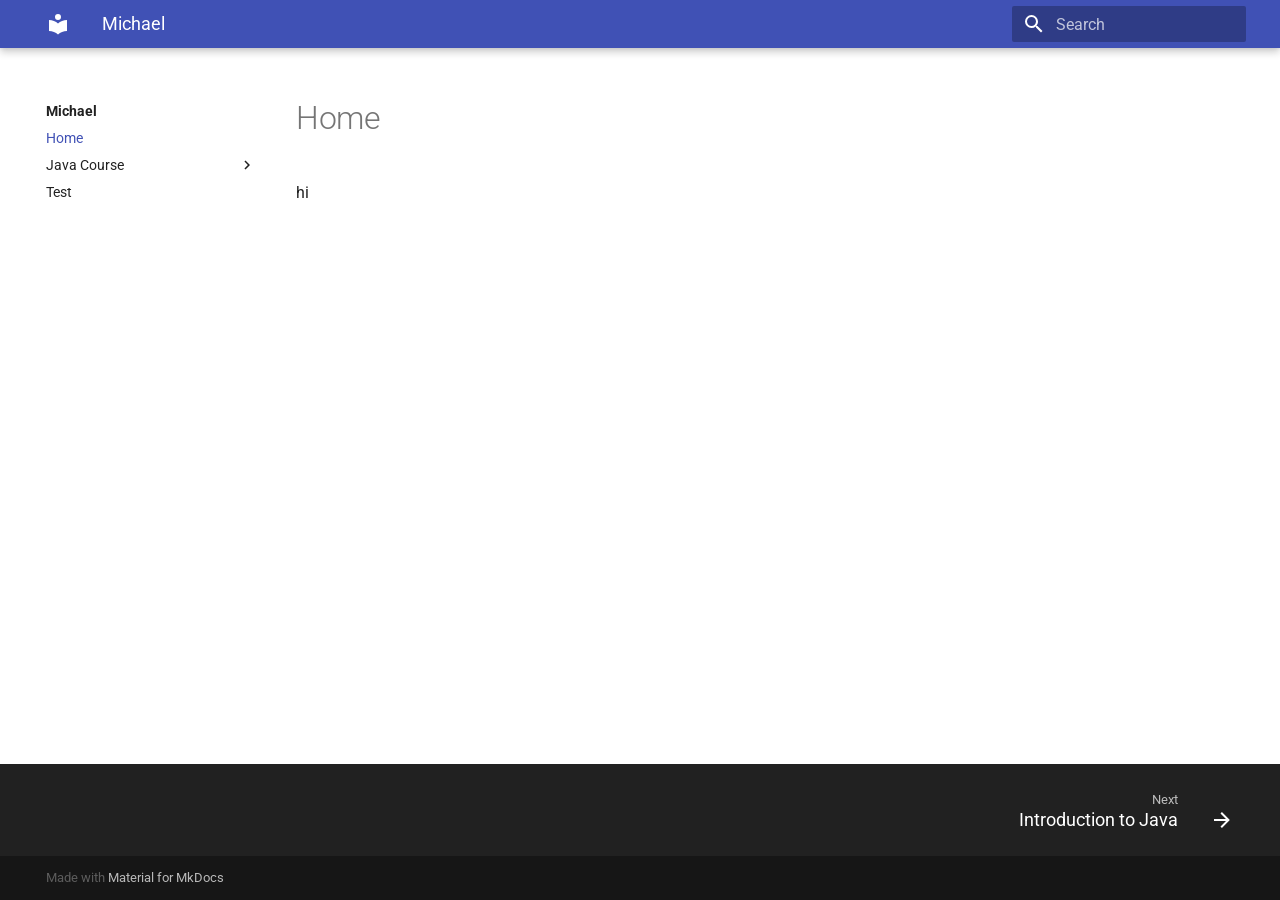
<file: index.html>
<!doctype html>
<html lang="en" class="no-js">
  <head>
    
      <meta charset="utf-8">
      <meta name="viewport" content="width=device-width,initial-scale=1">
      
      
      
      
        <link rel="canonical" href="https://michael-c-docs.com/">
      
      <link rel="icon" href="assets/images/favicon.png">
      <meta name="generator" content="mkdocs-1.2.1, mkdocs-material-7.1.9">
    
    
      
        <title>Michael</title>
      
    
    
      <link rel="stylesheet" href="assets/stylesheets/main.ca7ac06f.min.css">
      
        
        <link rel="stylesheet" href="assets/stylesheets/palette.f1a3b89f.min.css">
        
      
    
    
    
      
        
        <link rel="preconnect" href="https://fonts.gstatic.com" crossorigin>
        <link rel="stylesheet" href="https://fonts.googleapis.com/css?family=Roboto:300,400,400i,700%7CRoboto+Mono&display=fallback">
        <style>:root{--md-text-font-family:"Roboto";--md-code-font-family:"Roboto Mono"}</style>
      
    
    
    
    
      


    
    
  </head>
  
  
    
    
    
    
    
    <body dir="ltr" data-md-color-scheme="" data-md-color-primary="none" data-md-color-accent="none">
  
    
    <script>function __prefix(e){return new URL(".",location).pathname+"."+e}function __get(e,t=localStorage){return JSON.parse(t.getItem(__prefix(e)))}</script>
    
    <input class="md-toggle" data-md-toggle="drawer" type="checkbox" id="__drawer" autocomplete="off">
    <input class="md-toggle" data-md-toggle="search" type="checkbox" id="__search" autocomplete="off">
    <label class="md-overlay" for="__drawer"></label>
    <div data-md-component="skip">
      
    </div>
    <div data-md-component="announce">
      
    </div>
    
      <header class="md-header" data-md-component="header">
  <nav class="md-header__inner md-grid" aria-label="Header">
    <a href="." title="Michael" class="md-header__button md-logo" aria-label="Michael" data-md-component="logo">
      
  
  <svg xmlns="http://www.w3.org/2000/svg" viewBox="0 0 24 24"><path d="M12 8a3 3 0 0 0 3-3 3 3 0 0 0-3-3 3 3 0 0 0-3 3 3 3 0 0 0 3 3m0 3.54C9.64 9.35 6.5 8 3 8v11c3.5 0 6.64 1.35 9 3.54 2.36-2.19 5.5-3.54 9-3.54V8c-3.5 0-6.64 1.35-9 3.54z"/></svg>

    </a>
    <label class="md-header__button md-icon" for="__drawer">
      <svg xmlns="http://www.w3.org/2000/svg" viewBox="0 0 24 24"><path d="M3 6h18v2H3V6m0 5h18v2H3v-2m0 5h18v2H3v-2z"/></svg>
    </label>
    <div class="md-header__title" data-md-component="header-title">
      <div class="md-header__ellipsis">
        <div class="md-header__topic">
          <span class="md-ellipsis">
            Michael
          </span>
        </div>
        <div class="md-header__topic" data-md-component="header-topic">
          <span class="md-ellipsis">
            
              Home
            
          </span>
        </div>
      </div>
    </div>
    
    
    
      <label class="md-header__button md-icon" for="__search">
        <svg xmlns="http://www.w3.org/2000/svg" viewBox="0 0 24 24"><path d="M9.5 3A6.5 6.5 0 0 1 16 9.5c0 1.61-.59 3.09-1.56 4.23l.27.27h.79l5 5-1.5 1.5-5-5v-.79l-.27-.27A6.516 6.516 0 0 1 9.5 16 6.5 6.5 0 0 1 3 9.5 6.5 6.5 0 0 1 9.5 3m0 2C7 5 5 7 5 9.5S7 14 9.5 14 14 12 14 9.5 12 5 9.5 5z"/></svg>
      </label>
      
<div class="md-search" data-md-component="search" role="dialog">
  <label class="md-search__overlay" for="__search"></label>
  <div class="md-search__inner" role="search">
    <form class="md-search__form" name="search">
      <input type="text" class="md-search__input" name="query" aria-label="Search" placeholder="Search" autocapitalize="off" autocorrect="off" autocomplete="off" spellcheck="false" data-md-component="search-query" data-md-state="active" required>
      <label class="md-search__icon md-icon" for="__search">
        <svg xmlns="http://www.w3.org/2000/svg" viewBox="0 0 24 24"><path d="M9.5 3A6.5 6.5 0 0 1 16 9.5c0 1.61-.59 3.09-1.56 4.23l.27.27h.79l5 5-1.5 1.5-5-5v-.79l-.27-.27A6.516 6.516 0 0 1 9.5 16 6.5 6.5 0 0 1 3 9.5 6.5 6.5 0 0 1 9.5 3m0 2C7 5 5 7 5 9.5S7 14 9.5 14 14 12 14 9.5 12 5 9.5 5z"/></svg>
        <svg xmlns="http://www.w3.org/2000/svg" viewBox="0 0 24 24"><path d="M20 11v2H8l5.5 5.5-1.42 1.42L4.16 12l7.92-7.92L13.5 5.5 8 11h12z"/></svg>
      </label>
      <button type="reset" class="md-search__icon md-icon" aria-label="Clear" tabindex="-1">
        <svg xmlns="http://www.w3.org/2000/svg" viewBox="0 0 24 24"><path d="M19 6.41 17.59 5 12 10.59 6.41 5 5 6.41 10.59 12 5 17.59 6.41 19 12 13.41 17.59 19 19 17.59 13.41 12 19 6.41z"/></svg>
      </button>
    </form>
    <div class="md-search__output">
      <div class="md-search__scrollwrap" data-md-scrollfix>
        <div class="md-search-result" data-md-component="search-result">
          <div class="md-search-result__meta">
            Initializing search
          </div>
          <ol class="md-search-result__list"></ol>
        </div>
      </div>
    </div>
  </div>
</div>
    
    
  </nav>
</header>
    
    <div class="md-container" data-md-component="container">
      
      
        
      
      <main class="md-main" data-md-component="main">
        <div class="md-main__inner md-grid">
          
            
              
              <div class="md-sidebar md-sidebar--primary" data-md-component="sidebar" data-md-type="navigation" >
                <div class="md-sidebar__scrollwrap">
                  <div class="md-sidebar__inner">
                    


<nav class="md-nav md-nav--primary" aria-label="Navigation" data-md-level="0">
  <label class="md-nav__title" for="__drawer">
    <a href="." title="Michael" class="md-nav__button md-logo" aria-label="Michael" data-md-component="logo">
      
  
  <svg xmlns="http://www.w3.org/2000/svg" viewBox="0 0 24 24"><path d="M12 8a3 3 0 0 0 3-3 3 3 0 0 0-3-3 3 3 0 0 0-3 3 3 3 0 0 0 3 3m0 3.54C9.64 9.35 6.5 8 3 8v11c3.5 0 6.64 1.35 9 3.54 2.36-2.19 5.5-3.54 9-3.54V8c-3.5 0-6.64 1.35-9 3.54z"/></svg>

    </a>
    Michael
  </label>
  
  <ul class="md-nav__list" data-md-scrollfix>
    
      
      
      

  
  
    
  
  
    <li class="md-nav__item md-nav__item--active">
      
      <input class="md-nav__toggle md-toggle" data-md-toggle="toc" type="checkbox" id="__toc">
      
      
      
      <a href="." class="md-nav__link md-nav__link--active">
        Home
      </a>
      
    </li>
  

    
      
      
      

  
  
  
    
    <li class="md-nav__item md-nav__item--nested">
      
      
        <input class="md-nav__toggle md-toggle" data-md-toggle="__nav_2" type="checkbox" id="__nav_2" >
      
      <label class="md-nav__link" for="__nav_2">
        Java Course
        <span class="md-nav__icon md-icon"></span>
      </label>
      <nav class="md-nav" aria-label="Java Course" data-md-level="1">
        <label class="md-nav__title" for="__nav_2">
          <span class="md-nav__icon md-icon"></span>
          Java Course
        </label>
        <ul class="md-nav__list" data-md-scrollfix>
          
            
  
  
  
    <li class="md-nav__item">
      <a href="course/java/" class="md-nav__link">
        Introduction to Java
      </a>
    </li>
  

          
            
  
  
  
    <li class="md-nav__item">
      <a href="course/introduction/" class="md-nav__link">
        Hello World
      </a>
    </li>
  

          
            
  
  
  
    <li class="md-nav__item">
      <a href="course/vars/" class="md-nav__link">
        Variables
      </a>
    </li>
  

          
            
  
  
  
    <li class="md-nav__item">
      <a href="course/conditionals/" class="md-nav__link">
        Conditionals
      </a>
    </li>
  

          
            
  
  
  
    <li class="md-nav__item">
      <a href="course/loops/" class="md-nav__link">
        Loops
      </a>
    </li>
  

          
        </ul>
      </nav>
    </li>
  

    
      
      
      

  
  
  
    <li class="md-nav__item">
      <a href="test/" class="md-nav__link">
        Test
      </a>
    </li>
  

    
  </ul>
</nav>
                  </div>
                </div>
              </div>
            
            
          
          <div class="md-content" data-md-component="content">
            <article class="md-content__inner md-typeset">
              
                
                
                  <h1>Home</h1>
                
                <p>hi</p>
                
                  
                
              
              
                


              
            </article>
          </div>
        </div>
        
      </main>
      
        
<footer class="md-footer">
  
    <nav class="md-footer__inner md-grid" aria-label="Footer">
      
      
        
        <a href="course/java/" class="md-footer__link md-footer__link--next" aria-label="Next: Introduction to Java" rel="next">
          <div class="md-footer__title">
            <div class="md-ellipsis">
              <span class="md-footer__direction">
                Next
              </span>
              Introduction to Java
            </div>
          </div>
          <div class="md-footer__button md-icon">
            <svg xmlns="http://www.w3.org/2000/svg" viewBox="0 0 24 24"><path d="M4 11v2h12l-5.5 5.5 1.42 1.42L19.84 12l-7.92-7.92L10.5 5.5 16 11H4z"/></svg>
          </div>
        </a>
      
    </nav>
  
  <div class="md-footer-meta md-typeset">
    <div class="md-footer-meta__inner md-grid">
      <div class="md-footer-copyright">
        
        Made with
        <a href="https://squidfunk.github.io/mkdocs-material/" target="_blank" rel="noopener">
          Material for MkDocs
        </a>
        
      </div>
      
    </div>
  </div>
</footer>
      
    </div>
    <div class="md-dialog" data-md-component="dialog">
      <div class="md-dialog__inner md-typeset"></div>
    </div>
    <script id="__config" type="application/json">{"base": ".", "features": [], "translations": {"clipboard.copy": "Copy to clipboard", "clipboard.copied": "Copied to clipboard", "search.config.lang": "en", "search.config.pipeline": "trimmer, stopWordFilter", "search.config.separator": "[\\s\\-]+", "search.placeholder": "Search", "search.result.placeholder": "Type to start searching", "search.result.none": "No matching documents", "search.result.one": "1 matching document", "search.result.other": "# matching documents", "search.result.more.one": "1 more on this page", "search.result.more.other": "# more on this page", "search.result.term.missing": "Missing", "select.version.title": "Select version"}, "search": "assets/javascripts/workers/search.477d984a.min.js", "version": null}</script>
    
    
      <script src="assets/javascripts/bundle.82b56eb2.min.js"></script>
      
    
  </body>
</html>
</file>
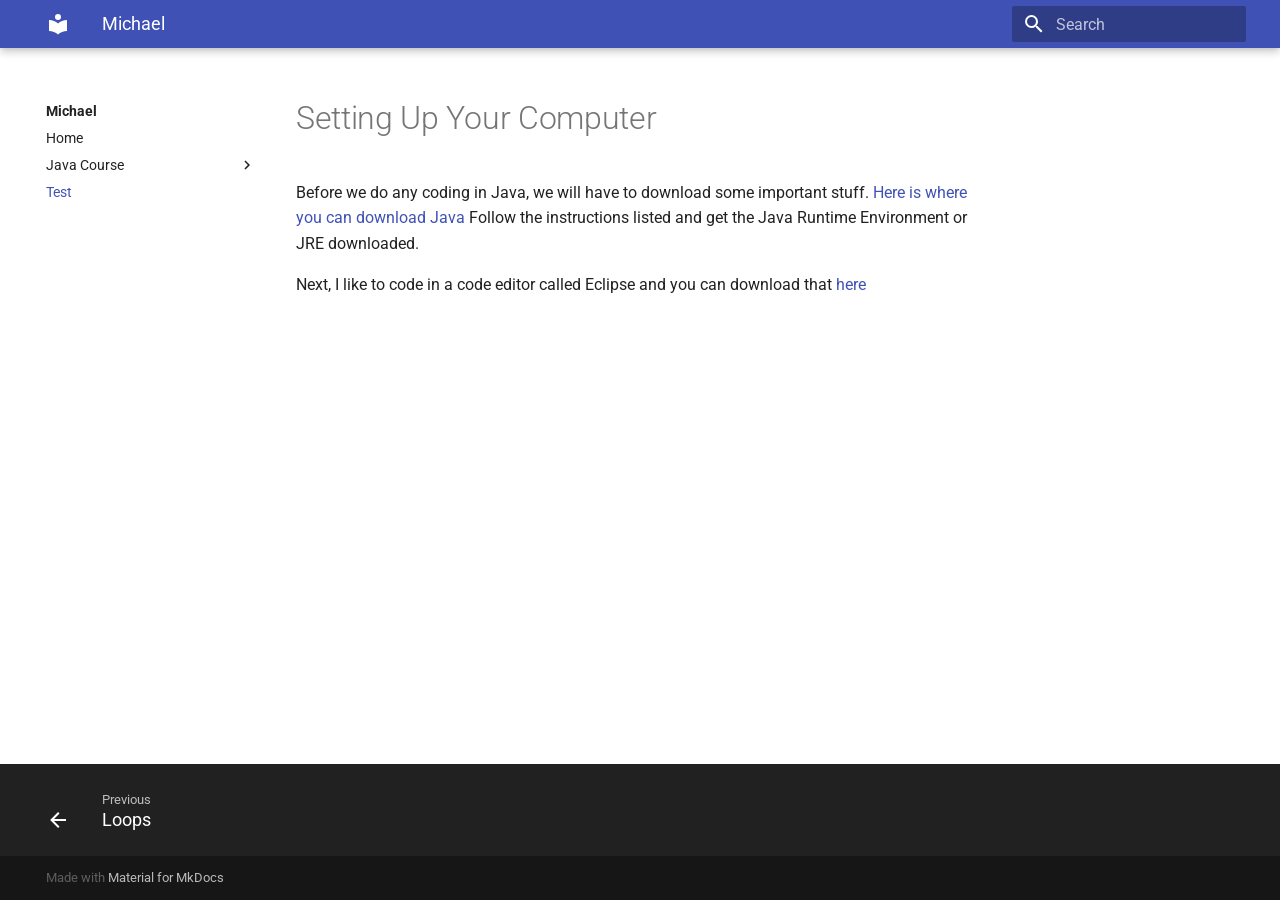
<file: test/index.html>
<!doctype html>
<html lang="en" class="no-js">
  <head>
    
      <meta charset="utf-8">
      <meta name="viewport" content="width=device-width,initial-scale=1">
      
      
      
      
        <link rel="canonical" href="https://michael-c-docs.com/test/">
      
      <link rel="icon" href="../assets/images/favicon.png">
      <meta name="generator" content="mkdocs-1.2.1, mkdocs-material-7.1.9">
    
    
      
        <title>testing - Michael</title>
      
    
    
      <link rel="stylesheet" href="../assets/stylesheets/main.ca7ac06f.min.css">
      
        
        <link rel="stylesheet" href="../assets/stylesheets/palette.f1a3b89f.min.css">
        
      
    
    
    
      
        
        <link rel="preconnect" href="https://fonts.gstatic.com" crossorigin>
        <link rel="stylesheet" href="https://fonts.googleapis.com/css?family=Roboto:300,400,400i,700%7CRoboto+Mono&display=fallback">
        <style>:root{--md-text-font-family:"Roboto";--md-code-font-family:"Roboto Mono"}</style>
      
    
    
    
    
      


    
    
  </head>
  
  
    
    
    
    
    
    <body dir="ltr" data-md-color-scheme="" data-md-color-primary="none" data-md-color-accent="none">
  
    
    <script>function __prefix(e){return new URL("..",location).pathname+"."+e}function __get(e,t=localStorage){return JSON.parse(t.getItem(__prefix(e)))}</script>
    
    <input class="md-toggle" data-md-toggle="drawer" type="checkbox" id="__drawer" autocomplete="off">
    <input class="md-toggle" data-md-toggle="search" type="checkbox" id="__search" autocomplete="off">
    <label class="md-overlay" for="__drawer"></label>
    <div data-md-component="skip">
      
        
        <a href="#setting-up-your-computer" class="md-skip">
          Skip to content
        </a>
      
    </div>
    <div data-md-component="announce">
      
    </div>
    
      <header class="md-header" data-md-component="header">
  <nav class="md-header__inner md-grid" aria-label="Header">
    <a href=".." title="Michael" class="md-header__button md-logo" aria-label="Michael" data-md-component="logo">
      
  
  <svg xmlns="http://www.w3.org/2000/svg" viewBox="0 0 24 24"><path d="M12 8a3 3 0 0 0 3-3 3 3 0 0 0-3-3 3 3 0 0 0-3 3 3 3 0 0 0 3 3m0 3.54C9.64 9.35 6.5 8 3 8v11c3.5 0 6.64 1.35 9 3.54 2.36-2.19 5.5-3.54 9-3.54V8c-3.5 0-6.64 1.35-9 3.54z"/></svg>

    </a>
    <label class="md-header__button md-icon" for="__drawer">
      <svg xmlns="http://www.w3.org/2000/svg" viewBox="0 0 24 24"><path d="M3 6h18v2H3V6m0 5h18v2H3v-2m0 5h18v2H3v-2z"/></svg>
    </label>
    <div class="md-header__title" data-md-component="header-title">
      <div class="md-header__ellipsis">
        <div class="md-header__topic">
          <span class="md-ellipsis">
            Michael
          </span>
        </div>
        <div class="md-header__topic" data-md-component="header-topic">
          <span class="md-ellipsis">
            
              testing
            
          </span>
        </div>
      </div>
    </div>
    
    
    
      <label class="md-header__button md-icon" for="__search">
        <svg xmlns="http://www.w3.org/2000/svg" viewBox="0 0 24 24"><path d="M9.5 3A6.5 6.5 0 0 1 16 9.5c0 1.61-.59 3.09-1.56 4.23l.27.27h.79l5 5-1.5 1.5-5-5v-.79l-.27-.27A6.516 6.516 0 0 1 9.5 16 6.5 6.5 0 0 1 3 9.5 6.5 6.5 0 0 1 9.5 3m0 2C7 5 5 7 5 9.5S7 14 9.5 14 14 12 14 9.5 12 5 9.5 5z"/></svg>
      </label>
      
<div class="md-search" data-md-component="search" role="dialog">
  <label class="md-search__overlay" for="__search"></label>
  <div class="md-search__inner" role="search">
    <form class="md-search__form" name="search">
      <input type="text" class="md-search__input" name="query" aria-label="Search" placeholder="Search" autocapitalize="off" autocorrect="off" autocomplete="off" spellcheck="false" data-md-component="search-query" data-md-state="active" required>
      <label class="md-search__icon md-icon" for="__search">
        <svg xmlns="http://www.w3.org/2000/svg" viewBox="0 0 24 24"><path d="M9.5 3A6.5 6.5 0 0 1 16 9.5c0 1.61-.59 3.09-1.56 4.23l.27.27h.79l5 5-1.5 1.5-5-5v-.79l-.27-.27A6.516 6.516 0 0 1 9.5 16 6.5 6.5 0 0 1 3 9.5 6.5 6.5 0 0 1 9.5 3m0 2C7 5 5 7 5 9.5S7 14 9.5 14 14 12 14 9.5 12 5 9.5 5z"/></svg>
        <svg xmlns="http://www.w3.org/2000/svg" viewBox="0 0 24 24"><path d="M20 11v2H8l5.5 5.5-1.42 1.42L4.16 12l7.92-7.92L13.5 5.5 8 11h12z"/></svg>
      </label>
      <button type="reset" class="md-search__icon md-icon" aria-label="Clear" tabindex="-1">
        <svg xmlns="http://www.w3.org/2000/svg" viewBox="0 0 24 24"><path d="M19 6.41 17.59 5 12 10.59 6.41 5 5 6.41 10.59 12 5 17.59 6.41 19 12 13.41 17.59 19 19 17.59 13.41 12 19 6.41z"/></svg>
      </button>
    </form>
    <div class="md-search__output">
      <div class="md-search__scrollwrap" data-md-scrollfix>
        <div class="md-search-result" data-md-component="search-result">
          <div class="md-search-result__meta">
            Initializing search
          </div>
          <ol class="md-search-result__list"></ol>
        </div>
      </div>
    </div>
  </div>
</div>
    
    
  </nav>
</header>
    
    <div class="md-container" data-md-component="container">
      
      
        
      
      <main class="md-main" data-md-component="main">
        <div class="md-main__inner md-grid">
          
            
              
              <div class="md-sidebar md-sidebar--primary" data-md-component="sidebar" data-md-type="navigation" >
                <div class="md-sidebar__scrollwrap">
                  <div class="md-sidebar__inner">
                    


<nav class="md-nav md-nav--primary" aria-label="Navigation" data-md-level="0">
  <label class="md-nav__title" for="__drawer">
    <a href=".." title="Michael" class="md-nav__button md-logo" aria-label="Michael" data-md-component="logo">
      
  
  <svg xmlns="http://www.w3.org/2000/svg" viewBox="0 0 24 24"><path d="M12 8a3 3 0 0 0 3-3 3 3 0 0 0-3-3 3 3 0 0 0-3 3 3 3 0 0 0 3 3m0 3.54C9.64 9.35 6.5 8 3 8v11c3.5 0 6.64 1.35 9 3.54 2.36-2.19 5.5-3.54 9-3.54V8c-3.5 0-6.64 1.35-9 3.54z"/></svg>

    </a>
    Michael
  </label>
  
  <ul class="md-nav__list" data-md-scrollfix>
    
      
      
      

  
  
  
    <li class="md-nav__item">
      <a href=".." class="md-nav__link">
        Home
      </a>
    </li>
  

    
      
      
      

  
  
  
    
    <li class="md-nav__item md-nav__item--nested">
      
      
        <input class="md-nav__toggle md-toggle" data-md-toggle="__nav_2" type="checkbox" id="__nav_2" >
      
      <label class="md-nav__link" for="__nav_2">
        Java Course
        <span class="md-nav__icon md-icon"></span>
      </label>
      <nav class="md-nav" aria-label="Java Course" data-md-level="1">
        <label class="md-nav__title" for="__nav_2">
          <span class="md-nav__icon md-icon"></span>
          Java Course
        </label>
        <ul class="md-nav__list" data-md-scrollfix>
          
            
  
  
  
    <li class="md-nav__item">
      <a href="../course/java/" class="md-nav__link">
        Introduction to Java
      </a>
    </li>
  

          
            
  
  
  
    <li class="md-nav__item">
      <a href="../course/introduction/" class="md-nav__link">
        Hello World
      </a>
    </li>
  

          
            
  
  
  
    <li class="md-nav__item">
      <a href="../course/vars/" class="md-nav__link">
        Variables
      </a>
    </li>
  

          
            
  
  
  
    <li class="md-nav__item">
      <a href="../course/conditionals/" class="md-nav__link">
        Conditionals
      </a>
    </li>
  

          
            
  
  
  
    <li class="md-nav__item">
      <a href="../course/loops/" class="md-nav__link">
        Loops
      </a>
    </li>
  

          
        </ul>
      </nav>
    </li>
  

    
      
      
      

  
  
    
  
  
    <li class="md-nav__item md-nav__item--active">
      
      <input class="md-nav__toggle md-toggle" data-md-toggle="toc" type="checkbox" id="__toc">
      
      
        
      
      
      <a href="./" class="md-nav__link md-nav__link--active">
        Test
      </a>
      
    </li>
  

    
  </ul>
</nav>
                  </div>
                </div>
              </div>
            
            
              
              <div class="md-sidebar md-sidebar--secondary" data-md-component="sidebar" data-md-type="toc" >
                <div class="md-sidebar__scrollwrap">
                  <div class="md-sidebar__inner">
                    
<nav class="md-nav md-nav--secondary" aria-label="Table of contents">
  
  
  
    
  
  
</nav>
                  </div>
                </div>
              </div>
            
          
          <div class="md-content" data-md-component="content">
            <article class="md-content__inner md-typeset">
              
                
                
                <h1 id="setting-up-your-computer">Setting Up Your Computer</h1>
<p>Before we do any coding in Java, we will have to download some important stuff. 
<a href="https://www.java.com/en/download/manual.jsp">Here is where you can download Java</a>
Follow the instructions listed and get the Java Runtime Environment or JRE downloaded.</p>
<p>Next, I like to code in a code editor called Eclipse and you can download that <a href="https://www.eclipse.org/downloads/">here</a></p>
                
                  
                
              
              
                


              
            </article>
          </div>
        </div>
        
      </main>
      
        
<footer class="md-footer">
  
    <nav class="md-footer__inner md-grid" aria-label="Footer">
      
        
        <a href="../course/loops/" class="md-footer__link md-footer__link--prev" aria-label="Previous: Loops" rel="prev">
          <div class="md-footer__button md-icon">
            <svg xmlns="http://www.w3.org/2000/svg" viewBox="0 0 24 24"><path d="M20 11v2H8l5.5 5.5-1.42 1.42L4.16 12l7.92-7.92L13.5 5.5 8 11h12z"/></svg>
          </div>
          <div class="md-footer__title">
            <div class="md-ellipsis">
              <span class="md-footer__direction">
                Previous
              </span>
              Loops
            </div>
          </div>
        </a>
      
      
    </nav>
  
  <div class="md-footer-meta md-typeset">
    <div class="md-footer-meta__inner md-grid">
      <div class="md-footer-copyright">
        
        Made with
        <a href="https://squidfunk.github.io/mkdocs-material/" target="_blank" rel="noopener">
          Material for MkDocs
        </a>
        
      </div>
      
    </div>
  </div>
</footer>
      
    </div>
    <div class="md-dialog" data-md-component="dialog">
      <div class="md-dialog__inner md-typeset"></div>
    </div>
    <script id="__config" type="application/json">{"base": "..", "features": [], "translations": {"clipboard.copy": "Copy to clipboard", "clipboard.copied": "Copied to clipboard", "search.config.lang": "en", "search.config.pipeline": "trimmer, stopWordFilter", "search.config.separator": "[\\s\\-]+", "search.placeholder": "Search", "search.result.placeholder": "Type to start searching", "search.result.none": "No matching documents", "search.result.one": "1 matching document", "search.result.other": "# matching documents", "search.result.more.one": "1 more on this page", "search.result.more.other": "# more on this page", "search.result.term.missing": "Missing", "select.version.title": "Select version"}, "search": "../assets/javascripts/workers/search.477d984a.min.js", "version": null}</script>
    
    
      <script src="../assets/javascripts/bundle.82b56eb2.min.js"></script>
      
    
  </body>
</html>
</file>
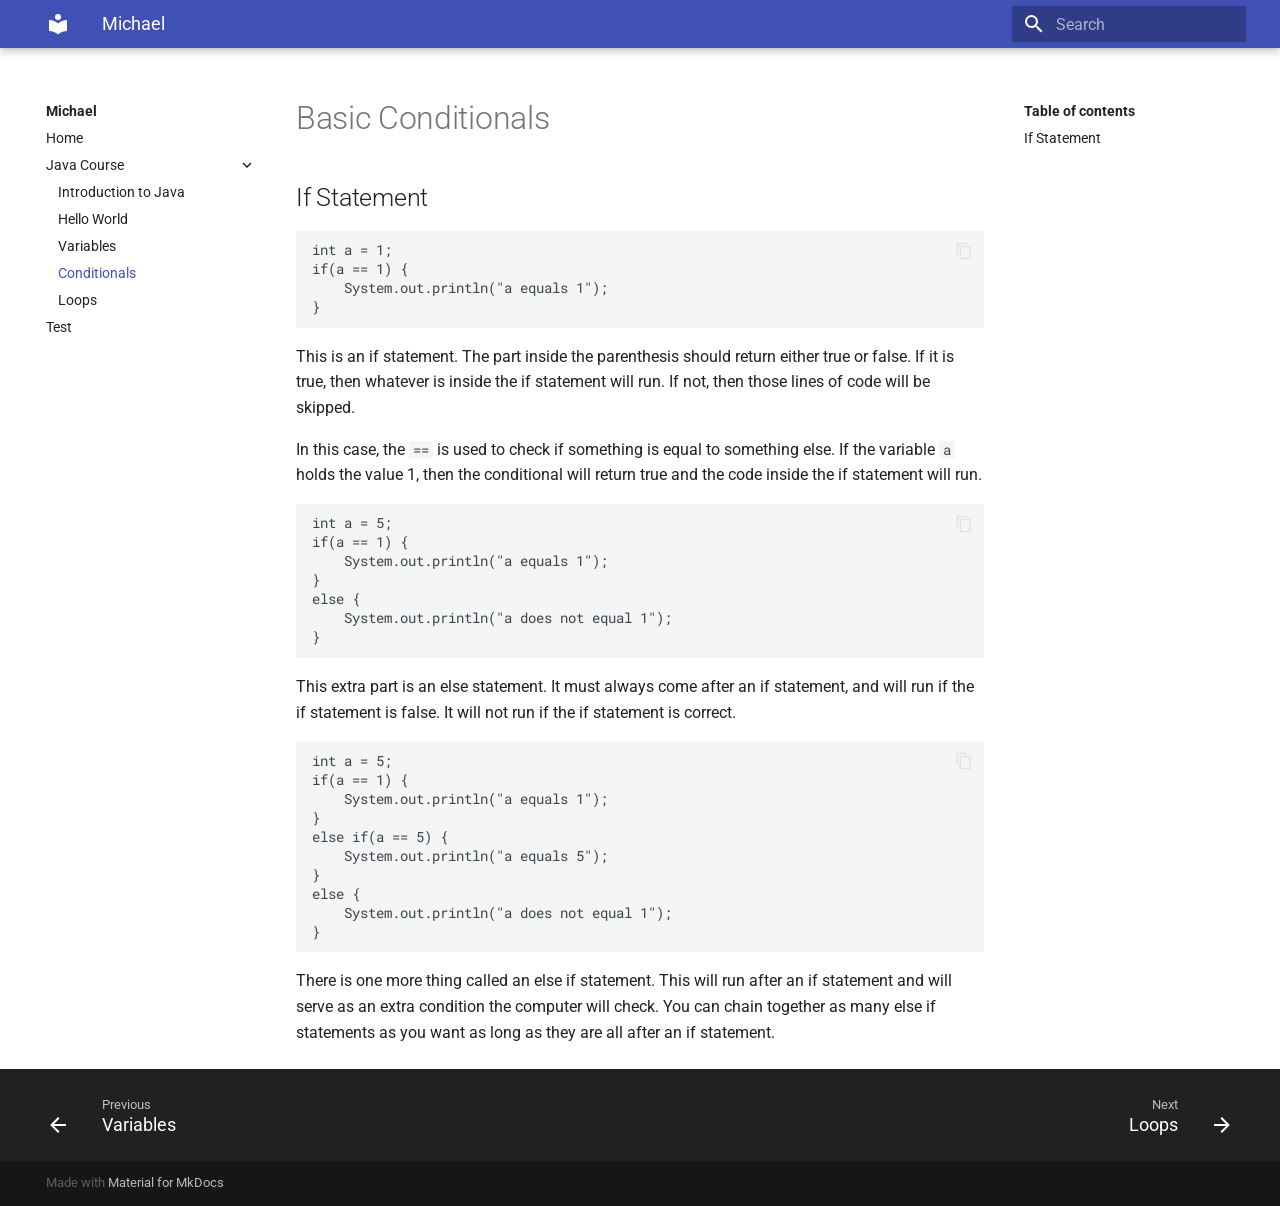
<file: course/conditionals/index.html>
<!doctype html>
<html lang="en" class="no-js">
  <head>
    
      <meta charset="utf-8">
      <meta name="viewport" content="width=device-width,initial-scale=1">
      
      
      
      
        <link rel="canonical" href="https://michael-c-docs.com/course/conditionals/">
      
      <link rel="icon" href="../../assets/images/favicon.png">
      <meta name="generator" content="mkdocs-1.2.1, mkdocs-material-7.1.9">
    
    
      
        <title>Conditionals - Michael</title>
      
    
    
      <link rel="stylesheet" href="../../assets/stylesheets/main.ca7ac06f.min.css">
      
        
        <link rel="stylesheet" href="../../assets/stylesheets/palette.f1a3b89f.min.css">
        
      
    
    
    
      
        
        <link rel="preconnect" href="https://fonts.gstatic.com" crossorigin>
        <link rel="stylesheet" href="https://fonts.googleapis.com/css?family=Roboto:300,400,400i,700%7CRoboto+Mono&display=fallback">
        <style>:root{--md-text-font-family:"Roboto";--md-code-font-family:"Roboto Mono"}</style>
      
    
    
    
    
      


    
    
  </head>
  
  
    
    
    
    
    
    <body dir="ltr" data-md-color-scheme="" data-md-color-primary="none" data-md-color-accent="none">
  
    
    <script>function __prefix(e){return new URL("../..",location).pathname+"."+e}function __get(e,t=localStorage){return JSON.parse(t.getItem(__prefix(e)))}</script>
    
    <input class="md-toggle" data-md-toggle="drawer" type="checkbox" id="__drawer" autocomplete="off">
    <input class="md-toggle" data-md-toggle="search" type="checkbox" id="__search" autocomplete="off">
    <label class="md-overlay" for="__drawer"></label>
    <div data-md-component="skip">
      
        
        <a href="#basic-conditionals" class="md-skip">
          Skip to content
        </a>
      
    </div>
    <div data-md-component="announce">
      
    </div>
    
      <header class="md-header" data-md-component="header">
  <nav class="md-header__inner md-grid" aria-label="Header">
    <a href="../.." title="Michael" class="md-header__button md-logo" aria-label="Michael" data-md-component="logo">
      
  
  <svg xmlns="http://www.w3.org/2000/svg" viewBox="0 0 24 24"><path d="M12 8a3 3 0 0 0 3-3 3 3 0 0 0-3-3 3 3 0 0 0-3 3 3 3 0 0 0 3 3m0 3.54C9.64 9.35 6.5 8 3 8v11c3.5 0 6.64 1.35 9 3.54 2.36-2.19 5.5-3.54 9-3.54V8c-3.5 0-6.64 1.35-9 3.54z"/></svg>

    </a>
    <label class="md-header__button md-icon" for="__drawer">
      <svg xmlns="http://www.w3.org/2000/svg" viewBox="0 0 24 24"><path d="M3 6h18v2H3V6m0 5h18v2H3v-2m0 5h18v2H3v-2z"/></svg>
    </label>
    <div class="md-header__title" data-md-component="header-title">
      <div class="md-header__ellipsis">
        <div class="md-header__topic">
          <span class="md-ellipsis">
            Michael
          </span>
        </div>
        <div class="md-header__topic" data-md-component="header-topic">
          <span class="md-ellipsis">
            
              Conditionals
            
          </span>
        </div>
      </div>
    </div>
    
    
    
      <label class="md-header__button md-icon" for="__search">
        <svg xmlns="http://www.w3.org/2000/svg" viewBox="0 0 24 24"><path d="M9.5 3A6.5 6.5 0 0 1 16 9.5c0 1.61-.59 3.09-1.56 4.23l.27.27h.79l5 5-1.5 1.5-5-5v-.79l-.27-.27A6.516 6.516 0 0 1 9.5 16 6.5 6.5 0 0 1 3 9.5 6.5 6.5 0 0 1 9.5 3m0 2C7 5 5 7 5 9.5S7 14 9.5 14 14 12 14 9.5 12 5 9.5 5z"/></svg>
      </label>
      
<div class="md-search" data-md-component="search" role="dialog">
  <label class="md-search__overlay" for="__search"></label>
  <div class="md-search__inner" role="search">
    <form class="md-search__form" name="search">
      <input type="text" class="md-search__input" name="query" aria-label="Search" placeholder="Search" autocapitalize="off" autocorrect="off" autocomplete="off" spellcheck="false" data-md-component="search-query" data-md-state="active" required>
      <label class="md-search__icon md-icon" for="__search">
        <svg xmlns="http://www.w3.org/2000/svg" viewBox="0 0 24 24"><path d="M9.5 3A6.5 6.5 0 0 1 16 9.5c0 1.61-.59 3.09-1.56 4.23l.27.27h.79l5 5-1.5 1.5-5-5v-.79l-.27-.27A6.516 6.516 0 0 1 9.5 16 6.5 6.5 0 0 1 3 9.5 6.5 6.5 0 0 1 9.5 3m0 2C7 5 5 7 5 9.5S7 14 9.5 14 14 12 14 9.5 12 5 9.5 5z"/></svg>
        <svg xmlns="http://www.w3.org/2000/svg" viewBox="0 0 24 24"><path d="M20 11v2H8l5.5 5.5-1.42 1.42L4.16 12l7.92-7.92L13.5 5.5 8 11h12z"/></svg>
      </label>
      <button type="reset" class="md-search__icon md-icon" aria-label="Clear" tabindex="-1">
        <svg xmlns="http://www.w3.org/2000/svg" viewBox="0 0 24 24"><path d="M19 6.41 17.59 5 12 10.59 6.41 5 5 6.41 10.59 12 5 17.59 6.41 19 12 13.41 17.59 19 19 17.59 13.41 12 19 6.41z"/></svg>
      </button>
    </form>
    <div class="md-search__output">
      <div class="md-search__scrollwrap" data-md-scrollfix>
        <div class="md-search-result" data-md-component="search-result">
          <div class="md-search-result__meta">
            Initializing search
          </div>
          <ol class="md-search-result__list"></ol>
        </div>
      </div>
    </div>
  </div>
</div>
    
    
  </nav>
</header>
    
    <div class="md-container" data-md-component="container">
      
      
        
      
      <main class="md-main" data-md-component="main">
        <div class="md-main__inner md-grid">
          
            
              
              <div class="md-sidebar md-sidebar--primary" data-md-component="sidebar" data-md-type="navigation" >
                <div class="md-sidebar__scrollwrap">
                  <div class="md-sidebar__inner">
                    


<nav class="md-nav md-nav--primary" aria-label="Navigation" data-md-level="0">
  <label class="md-nav__title" for="__drawer">
    <a href="../.." title="Michael" class="md-nav__button md-logo" aria-label="Michael" data-md-component="logo">
      
  
  <svg xmlns="http://www.w3.org/2000/svg" viewBox="0 0 24 24"><path d="M12 8a3 3 0 0 0 3-3 3 3 0 0 0-3-3 3 3 0 0 0-3 3 3 3 0 0 0 3 3m0 3.54C9.64 9.35 6.5 8 3 8v11c3.5 0 6.64 1.35 9 3.54 2.36-2.19 5.5-3.54 9-3.54V8c-3.5 0-6.64 1.35-9 3.54z"/></svg>

    </a>
    Michael
  </label>
  
  <ul class="md-nav__list" data-md-scrollfix>
    
      
      
      

  
  
  
    <li class="md-nav__item">
      <a href="../.." class="md-nav__link">
        Home
      </a>
    </li>
  

    
      
      
      

  
  
    
  
  
    
    <li class="md-nav__item md-nav__item--active md-nav__item--nested">
      
      
        <input class="md-nav__toggle md-toggle" data-md-toggle="__nav_2" type="checkbox" id="__nav_2" checked>
      
      <label class="md-nav__link" for="__nav_2">
        Java Course
        <span class="md-nav__icon md-icon"></span>
      </label>
      <nav class="md-nav" aria-label="Java Course" data-md-level="1">
        <label class="md-nav__title" for="__nav_2">
          <span class="md-nav__icon md-icon"></span>
          Java Course
        </label>
        <ul class="md-nav__list" data-md-scrollfix>
          
            
  
  
  
    <li class="md-nav__item">
      <a href="../java/" class="md-nav__link">
        Introduction to Java
      </a>
    </li>
  

          
            
  
  
  
    <li class="md-nav__item">
      <a href="../introduction/" class="md-nav__link">
        Hello World
      </a>
    </li>
  

          
            
  
  
  
    <li class="md-nav__item">
      <a href="../vars/" class="md-nav__link">
        Variables
      </a>
    </li>
  

          
            
  
  
    
  
  
    <li class="md-nav__item md-nav__item--active">
      
      <input class="md-nav__toggle md-toggle" data-md-toggle="toc" type="checkbox" id="__toc">
      
      
        
      
      
        <label class="md-nav__link md-nav__link--active" for="__toc">
          Conditionals
          <span class="md-nav__icon md-icon"></span>
        </label>
      
      <a href="./" class="md-nav__link md-nav__link--active">
        Conditionals
      </a>
      
        
<nav class="md-nav md-nav--secondary" aria-label="Table of contents">
  
  
  
    
  
  
    <label class="md-nav__title" for="__toc">
      <span class="md-nav__icon md-icon"></span>
      Table of contents
    </label>
    <ul class="md-nav__list" data-md-component="toc" data-md-scrollfix>
      
        <li class="md-nav__item">
  <a href="#if-statement" class="md-nav__link">
    If Statement
  </a>
  
</li>
      
    </ul>
  
</nav>
      
    </li>
  

          
            
  
  
  
    <li class="md-nav__item">
      <a href="../loops/" class="md-nav__link">
        Loops
      </a>
    </li>
  

          
        </ul>
      </nav>
    </li>
  

    
      
      
      

  
  
  
    <li class="md-nav__item">
      <a href="../../test/" class="md-nav__link">
        Test
      </a>
    </li>
  

    
  </ul>
</nav>
                  </div>
                </div>
              </div>
            
            
              
              <div class="md-sidebar md-sidebar--secondary" data-md-component="sidebar" data-md-type="toc" >
                <div class="md-sidebar__scrollwrap">
                  <div class="md-sidebar__inner">
                    
<nav class="md-nav md-nav--secondary" aria-label="Table of contents">
  
  
  
    
  
  
    <label class="md-nav__title" for="__toc">
      <span class="md-nav__icon md-icon"></span>
      Table of contents
    </label>
    <ul class="md-nav__list" data-md-component="toc" data-md-scrollfix>
      
        <li class="md-nav__item">
  <a href="#if-statement" class="md-nav__link">
    If Statement
  </a>
  
</li>
      
    </ul>
  
</nav>
                  </div>
                </div>
              </div>
            
          
          <div class="md-content" data-md-component="content">
            <article class="md-content__inner md-typeset">
              
                
                
                <h1 id="basic-conditionals">Basic Conditionals</h1>
<h2 id="if-statement">If Statement</h2>
<pre><code class="language-java">int a = 1;
if(a == 1) {
    System.out.println(&quot;a equals 1&quot;);
}
</code></pre>
<p>This is an if statement. The part inside the parenthesis should return either true or false. If it is true, then whatever is inside the if statement will run. If not, then those lines of code will be skipped. </p>
<p>In this case, the <code>==</code> is used to check if something is equal to something else. If the variable <code>a</code> holds the value 1, then the conditional will return true and the code inside the if statement will run.</p>
<pre><code class="language-java">int a = 5;
if(a == 1) {
    System.out.println(&quot;a equals 1&quot;);
}
else {
    System.out.println(&quot;a does not equal 1&quot;);
}
</code></pre>
<p>This extra part is an else statement. It must always come after an if statement, and will run if the if statement is false. It will not run if the if statement is correct.</p>
<pre><code class="language-java">int a = 5;
if(a == 1) {
    System.out.println(&quot;a equals 1&quot;);
}
else if(a == 5) {
    System.out.println(&quot;a equals 5&quot;);
}
else {
    System.out.println(&quot;a does not equal 1&quot;);
}
</code></pre>
<p>There is one more thing called an else if statement. This will run after an if statement and will serve as an extra condition the computer will check. You can chain together as many else if statements as you want as long as they are all after an if statement. </p>
                
              
              
                


              
            </article>
          </div>
        </div>
        
      </main>
      
        
<footer class="md-footer">
  
    <nav class="md-footer__inner md-grid" aria-label="Footer">
      
        
        <a href="../vars/" class="md-footer__link md-footer__link--prev" aria-label="Previous: Variables" rel="prev">
          <div class="md-footer__button md-icon">
            <svg xmlns="http://www.w3.org/2000/svg" viewBox="0 0 24 24"><path d="M20 11v2H8l5.5 5.5-1.42 1.42L4.16 12l7.92-7.92L13.5 5.5 8 11h12z"/></svg>
          </div>
          <div class="md-footer__title">
            <div class="md-ellipsis">
              <span class="md-footer__direction">
                Previous
              </span>
              Variables
            </div>
          </div>
        </a>
      
      
        
        <a href="../loops/" class="md-footer__link md-footer__link--next" aria-label="Next: Loops" rel="next">
          <div class="md-footer__title">
            <div class="md-ellipsis">
              <span class="md-footer__direction">
                Next
              </span>
              Loops
            </div>
          </div>
          <div class="md-footer__button md-icon">
            <svg xmlns="http://www.w3.org/2000/svg" viewBox="0 0 24 24"><path d="M4 11v2h12l-5.5 5.5 1.42 1.42L19.84 12l-7.92-7.92L10.5 5.5 16 11H4z"/></svg>
          </div>
        </a>
      
    </nav>
  
  <div class="md-footer-meta md-typeset">
    <div class="md-footer-meta__inner md-grid">
      <div class="md-footer-copyright">
        
        Made with
        <a href="https://squidfunk.github.io/mkdocs-material/" target="_blank" rel="noopener">
          Material for MkDocs
        </a>
        
      </div>
      
    </div>
  </div>
</footer>
      
    </div>
    <div class="md-dialog" data-md-component="dialog">
      <div class="md-dialog__inner md-typeset"></div>
    </div>
    <script id="__config" type="application/json">{"base": "../..", "features": [], "translations": {"clipboard.copy": "Copy to clipboard", "clipboard.copied": "Copied to clipboard", "search.config.lang": "en", "search.config.pipeline": "trimmer, stopWordFilter", "search.config.separator": "[\\s\\-]+", "search.placeholder": "Search", "search.result.placeholder": "Type to start searching", "search.result.none": "No matching documents", "search.result.one": "1 matching document", "search.result.other": "# matching documents", "search.result.more.one": "1 more on this page", "search.result.more.other": "# more on this page", "search.result.term.missing": "Missing", "select.version.title": "Select version"}, "search": "../../assets/javascripts/workers/search.477d984a.min.js", "version": null}</script>
    
    
      <script src="../../assets/javascripts/bundle.82b56eb2.min.js"></script>
      
    
  </body>
</html>
</file>
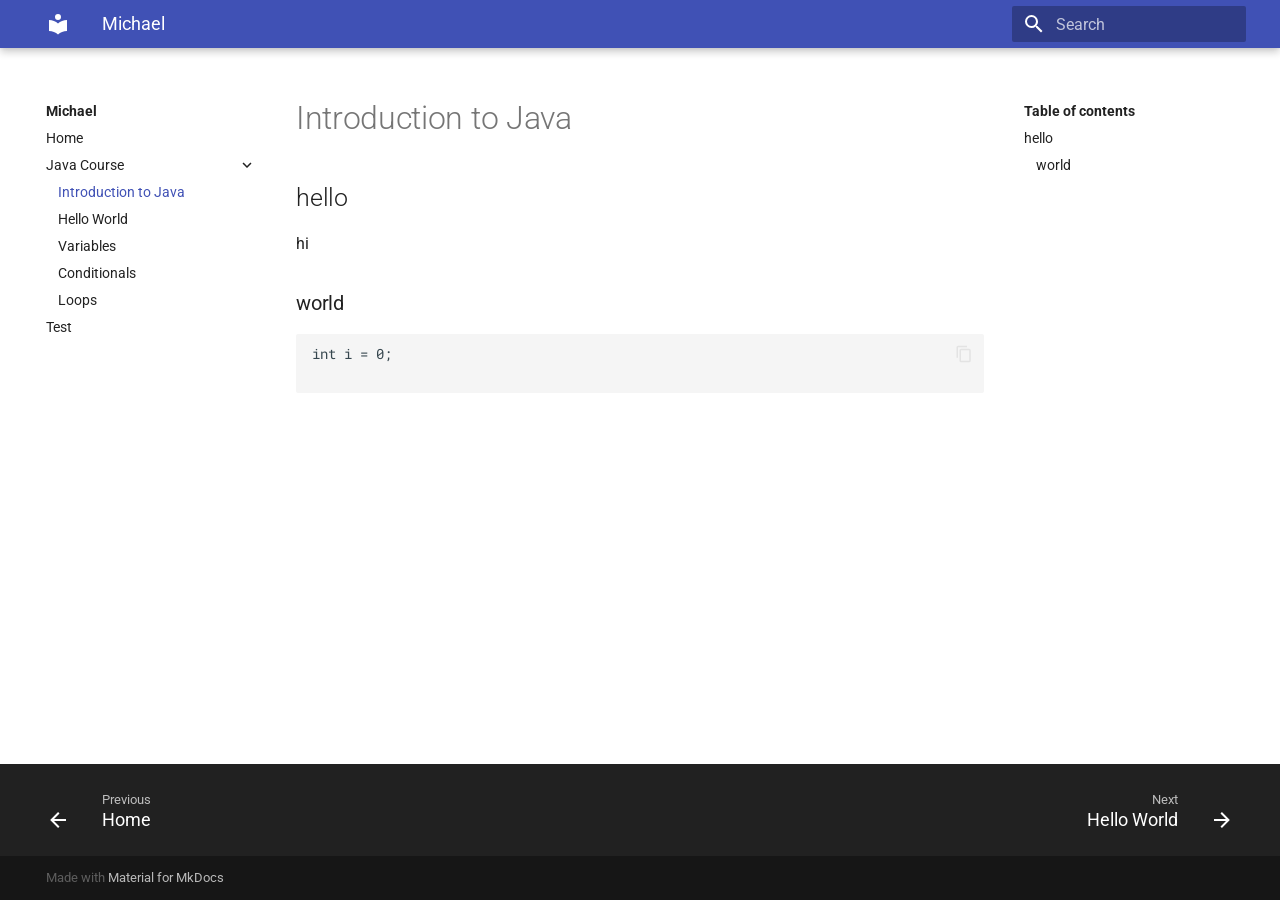
<file: course/java/index.html>
<!doctype html>
<html lang="en" class="no-js">
  <head>
    
      <meta charset="utf-8">
      <meta name="viewport" content="width=device-width,initial-scale=1">
      
      
      
      
        <link rel="canonical" href="https://michael-c-docs.com/course/java/">
      
      <link rel="icon" href="../../assets/images/favicon.png">
      <meta name="generator" content="mkdocs-1.2.1, mkdocs-material-7.1.9">
    
    
      
        <title>Introduction to Java - Michael</title>
      
    
    
      <link rel="stylesheet" href="../../assets/stylesheets/main.ca7ac06f.min.css">
      
        
        <link rel="stylesheet" href="../../assets/stylesheets/palette.f1a3b89f.min.css">
        
      
    
    
    
      
        
        <link rel="preconnect" href="https://fonts.gstatic.com" crossorigin>
        <link rel="stylesheet" href="https://fonts.googleapis.com/css?family=Roboto:300,400,400i,700%7CRoboto+Mono&display=fallback">
        <style>:root{--md-text-font-family:"Roboto";--md-code-font-family:"Roboto Mono"}</style>
      
    
    
    
    
      


    
    
  </head>
  
  
    
    
    
    
    
    <body dir="ltr" data-md-color-scheme="" data-md-color-primary="none" data-md-color-accent="none">
  
    
    <script>function __prefix(e){return new URL("../..",location).pathname+"."+e}function __get(e,t=localStorage){return JSON.parse(t.getItem(__prefix(e)))}</script>
    
    <input class="md-toggle" data-md-toggle="drawer" type="checkbox" id="__drawer" autocomplete="off">
    <input class="md-toggle" data-md-toggle="search" type="checkbox" id="__search" autocomplete="off">
    <label class="md-overlay" for="__drawer"></label>
    <div data-md-component="skip">
      
        
        <a href="#introduction-to-java" class="md-skip">
          Skip to content
        </a>
      
    </div>
    <div data-md-component="announce">
      
    </div>
    
      <header class="md-header" data-md-component="header">
  <nav class="md-header__inner md-grid" aria-label="Header">
    <a href="../.." title="Michael" class="md-header__button md-logo" aria-label="Michael" data-md-component="logo">
      
  
  <svg xmlns="http://www.w3.org/2000/svg" viewBox="0 0 24 24"><path d="M12 8a3 3 0 0 0 3-3 3 3 0 0 0-3-3 3 3 0 0 0-3 3 3 3 0 0 0 3 3m0 3.54C9.64 9.35 6.5 8 3 8v11c3.5 0 6.64 1.35 9 3.54 2.36-2.19 5.5-3.54 9-3.54V8c-3.5 0-6.64 1.35-9 3.54z"/></svg>

    </a>
    <label class="md-header__button md-icon" for="__drawer">
      <svg xmlns="http://www.w3.org/2000/svg" viewBox="0 0 24 24"><path d="M3 6h18v2H3V6m0 5h18v2H3v-2m0 5h18v2H3v-2z"/></svg>
    </label>
    <div class="md-header__title" data-md-component="header-title">
      <div class="md-header__ellipsis">
        <div class="md-header__topic">
          <span class="md-ellipsis">
            Michael
          </span>
        </div>
        <div class="md-header__topic" data-md-component="header-topic">
          <span class="md-ellipsis">
            
              Introduction to Java
            
          </span>
        </div>
      </div>
    </div>
    
    
    
      <label class="md-header__button md-icon" for="__search">
        <svg xmlns="http://www.w3.org/2000/svg" viewBox="0 0 24 24"><path d="M9.5 3A6.5 6.5 0 0 1 16 9.5c0 1.61-.59 3.09-1.56 4.23l.27.27h.79l5 5-1.5 1.5-5-5v-.79l-.27-.27A6.516 6.516 0 0 1 9.5 16 6.5 6.5 0 0 1 3 9.5 6.5 6.5 0 0 1 9.5 3m0 2C7 5 5 7 5 9.5S7 14 9.5 14 14 12 14 9.5 12 5 9.5 5z"/></svg>
      </label>
      
<div class="md-search" data-md-component="search" role="dialog">
  <label class="md-search__overlay" for="__search"></label>
  <div class="md-search__inner" role="search">
    <form class="md-search__form" name="search">
      <input type="text" class="md-search__input" name="query" aria-label="Search" placeholder="Search" autocapitalize="off" autocorrect="off" autocomplete="off" spellcheck="false" data-md-component="search-query" data-md-state="active" required>
      <label class="md-search__icon md-icon" for="__search">
        <svg xmlns="http://www.w3.org/2000/svg" viewBox="0 0 24 24"><path d="M9.5 3A6.5 6.5 0 0 1 16 9.5c0 1.61-.59 3.09-1.56 4.23l.27.27h.79l5 5-1.5 1.5-5-5v-.79l-.27-.27A6.516 6.516 0 0 1 9.5 16 6.5 6.5 0 0 1 3 9.5 6.5 6.5 0 0 1 9.5 3m0 2C7 5 5 7 5 9.5S7 14 9.5 14 14 12 14 9.5 12 5 9.5 5z"/></svg>
        <svg xmlns="http://www.w3.org/2000/svg" viewBox="0 0 24 24"><path d="M20 11v2H8l5.5 5.5-1.42 1.42L4.16 12l7.92-7.92L13.5 5.5 8 11h12z"/></svg>
      </label>
      <button type="reset" class="md-search__icon md-icon" aria-label="Clear" tabindex="-1">
        <svg xmlns="http://www.w3.org/2000/svg" viewBox="0 0 24 24"><path d="M19 6.41 17.59 5 12 10.59 6.41 5 5 6.41 10.59 12 5 17.59 6.41 19 12 13.41 17.59 19 19 17.59 13.41 12 19 6.41z"/></svg>
      </button>
    </form>
    <div class="md-search__output">
      <div class="md-search__scrollwrap" data-md-scrollfix>
        <div class="md-search-result" data-md-component="search-result">
          <div class="md-search-result__meta">
            Initializing search
          </div>
          <ol class="md-search-result__list"></ol>
        </div>
      </div>
    </div>
  </div>
</div>
    
    
  </nav>
</header>
    
    <div class="md-container" data-md-component="container">
      
      
        
      
      <main class="md-main" data-md-component="main">
        <div class="md-main__inner md-grid">
          
            
              
              <div class="md-sidebar md-sidebar--primary" data-md-component="sidebar" data-md-type="navigation" >
                <div class="md-sidebar__scrollwrap">
                  <div class="md-sidebar__inner">
                    


<nav class="md-nav md-nav--primary" aria-label="Navigation" data-md-level="0">
  <label class="md-nav__title" for="__drawer">
    <a href="../.." title="Michael" class="md-nav__button md-logo" aria-label="Michael" data-md-component="logo">
      
  
  <svg xmlns="http://www.w3.org/2000/svg" viewBox="0 0 24 24"><path d="M12 8a3 3 0 0 0 3-3 3 3 0 0 0-3-3 3 3 0 0 0-3 3 3 3 0 0 0 3 3m0 3.54C9.64 9.35 6.5 8 3 8v11c3.5 0 6.64 1.35 9 3.54 2.36-2.19 5.5-3.54 9-3.54V8c-3.5 0-6.64 1.35-9 3.54z"/></svg>

    </a>
    Michael
  </label>
  
  <ul class="md-nav__list" data-md-scrollfix>
    
      
      
      

  
  
  
    <li class="md-nav__item">
      <a href="../.." class="md-nav__link">
        Home
      </a>
    </li>
  

    
      
      
      

  
  
    
  
  
    
    <li class="md-nav__item md-nav__item--active md-nav__item--nested">
      
      
        <input class="md-nav__toggle md-toggle" data-md-toggle="__nav_2" type="checkbox" id="__nav_2" checked>
      
      <label class="md-nav__link" for="__nav_2">
        Java Course
        <span class="md-nav__icon md-icon"></span>
      </label>
      <nav class="md-nav" aria-label="Java Course" data-md-level="1">
        <label class="md-nav__title" for="__nav_2">
          <span class="md-nav__icon md-icon"></span>
          Java Course
        </label>
        <ul class="md-nav__list" data-md-scrollfix>
          
            
  
  
    
  
  
    <li class="md-nav__item md-nav__item--active">
      
      <input class="md-nav__toggle md-toggle" data-md-toggle="toc" type="checkbox" id="__toc">
      
      
        
      
      
        <label class="md-nav__link md-nav__link--active" for="__toc">
          Introduction to Java
          <span class="md-nav__icon md-icon"></span>
        </label>
      
      <a href="./" class="md-nav__link md-nav__link--active">
        Introduction to Java
      </a>
      
        
<nav class="md-nav md-nav--secondary" aria-label="Table of contents">
  
  
  
    
  
  
    <label class="md-nav__title" for="__toc">
      <span class="md-nav__icon md-icon"></span>
      Table of contents
    </label>
    <ul class="md-nav__list" data-md-component="toc" data-md-scrollfix>
      
        <li class="md-nav__item">
  <a href="#hello" class="md-nav__link">
    hello
  </a>
  
    <nav class="md-nav" aria-label="hello">
      <ul class="md-nav__list">
        
          <li class="md-nav__item">
  <a href="#world" class="md-nav__link">
    world
  </a>
  
</li>
        
      </ul>
    </nav>
  
</li>
      
    </ul>
  
</nav>
      
    </li>
  

          
            
  
  
  
    <li class="md-nav__item">
      <a href="../introduction/" class="md-nav__link">
        Hello World
      </a>
    </li>
  

          
            
  
  
  
    <li class="md-nav__item">
      <a href="../vars/" class="md-nav__link">
        Variables
      </a>
    </li>
  

          
            
  
  
  
    <li class="md-nav__item">
      <a href="../conditionals/" class="md-nav__link">
        Conditionals
      </a>
    </li>
  

          
            
  
  
  
    <li class="md-nav__item">
      <a href="../loops/" class="md-nav__link">
        Loops
      </a>
    </li>
  

          
        </ul>
      </nav>
    </li>
  

    
      
      
      

  
  
  
    <li class="md-nav__item">
      <a href="../../test/" class="md-nav__link">
        Test
      </a>
    </li>
  

    
  </ul>
</nav>
                  </div>
                </div>
              </div>
            
            
              
              <div class="md-sidebar md-sidebar--secondary" data-md-component="sidebar" data-md-type="toc" >
                <div class="md-sidebar__scrollwrap">
                  <div class="md-sidebar__inner">
                    
<nav class="md-nav md-nav--secondary" aria-label="Table of contents">
  
  
  
    
  
  
    <label class="md-nav__title" for="__toc">
      <span class="md-nav__icon md-icon"></span>
      Table of contents
    </label>
    <ul class="md-nav__list" data-md-component="toc" data-md-scrollfix>
      
        <li class="md-nav__item">
  <a href="#hello" class="md-nav__link">
    hello
  </a>
  
    <nav class="md-nav" aria-label="hello">
      <ul class="md-nav__list">
        
          <li class="md-nav__item">
  <a href="#world" class="md-nav__link">
    world
  </a>
  
</li>
        
      </ul>
    </nav>
  
</li>
      
    </ul>
  
</nav>
                  </div>
                </div>
              </div>
            
          
          <div class="md-content" data-md-component="content">
            <article class="md-content__inner md-typeset">
              
                
                
                <h1 id="introduction-to-java">Introduction to Java</h1>
<h2 id="hello">hello</h2>
<p>hi</p>
<h3 id="world">world</h3>
<pre><code class="language-java">int i = 0;

</code></pre>
                
              
              
                


              
            </article>
          </div>
        </div>
        
      </main>
      
        
<footer class="md-footer">
  
    <nav class="md-footer__inner md-grid" aria-label="Footer">
      
        
        <a href="../.." class="md-footer__link md-footer__link--prev" aria-label="Previous: Home" rel="prev">
          <div class="md-footer__button md-icon">
            <svg xmlns="http://www.w3.org/2000/svg" viewBox="0 0 24 24"><path d="M20 11v2H8l5.5 5.5-1.42 1.42L4.16 12l7.92-7.92L13.5 5.5 8 11h12z"/></svg>
          </div>
          <div class="md-footer__title">
            <div class="md-ellipsis">
              <span class="md-footer__direction">
                Previous
              </span>
              Home
            </div>
          </div>
        </a>
      
      
        
        <a href="../introduction/" class="md-footer__link md-footer__link--next" aria-label="Next: Hello World" rel="next">
          <div class="md-footer__title">
            <div class="md-ellipsis">
              <span class="md-footer__direction">
                Next
              </span>
              Hello World
            </div>
          </div>
          <div class="md-footer__button md-icon">
            <svg xmlns="http://www.w3.org/2000/svg" viewBox="0 0 24 24"><path d="M4 11v2h12l-5.5 5.5 1.42 1.42L19.84 12l-7.92-7.92L10.5 5.5 16 11H4z"/></svg>
          </div>
        </a>
      
    </nav>
  
  <div class="md-footer-meta md-typeset">
    <div class="md-footer-meta__inner md-grid">
      <div class="md-footer-copyright">
        
        Made with
        <a href="https://squidfunk.github.io/mkdocs-material/" target="_blank" rel="noopener">
          Material for MkDocs
        </a>
        
      </div>
      
    </div>
  </div>
</footer>
      
    </div>
    <div class="md-dialog" data-md-component="dialog">
      <div class="md-dialog__inner md-typeset"></div>
    </div>
    <script id="__config" type="application/json">{"base": "../..", "features": [], "translations": {"clipboard.copy": "Copy to clipboard", "clipboard.copied": "Copied to clipboard", "search.config.lang": "en", "search.config.pipeline": "trimmer, stopWordFilter", "search.config.separator": "[\\s\\-]+", "search.placeholder": "Search", "search.result.placeholder": "Type to start searching", "search.result.none": "No matching documents", "search.result.one": "1 matching document", "search.result.other": "# matching documents", "search.result.more.one": "1 more on this page", "search.result.more.other": "# more on this page", "search.result.term.missing": "Missing", "select.version.title": "Select version"}, "search": "../../assets/javascripts/workers/search.477d984a.min.js", "version": null}</script>
    
    
      <script src="../../assets/javascripts/bundle.82b56eb2.min.js"></script>
      
    
  </body>
</html>
</file>
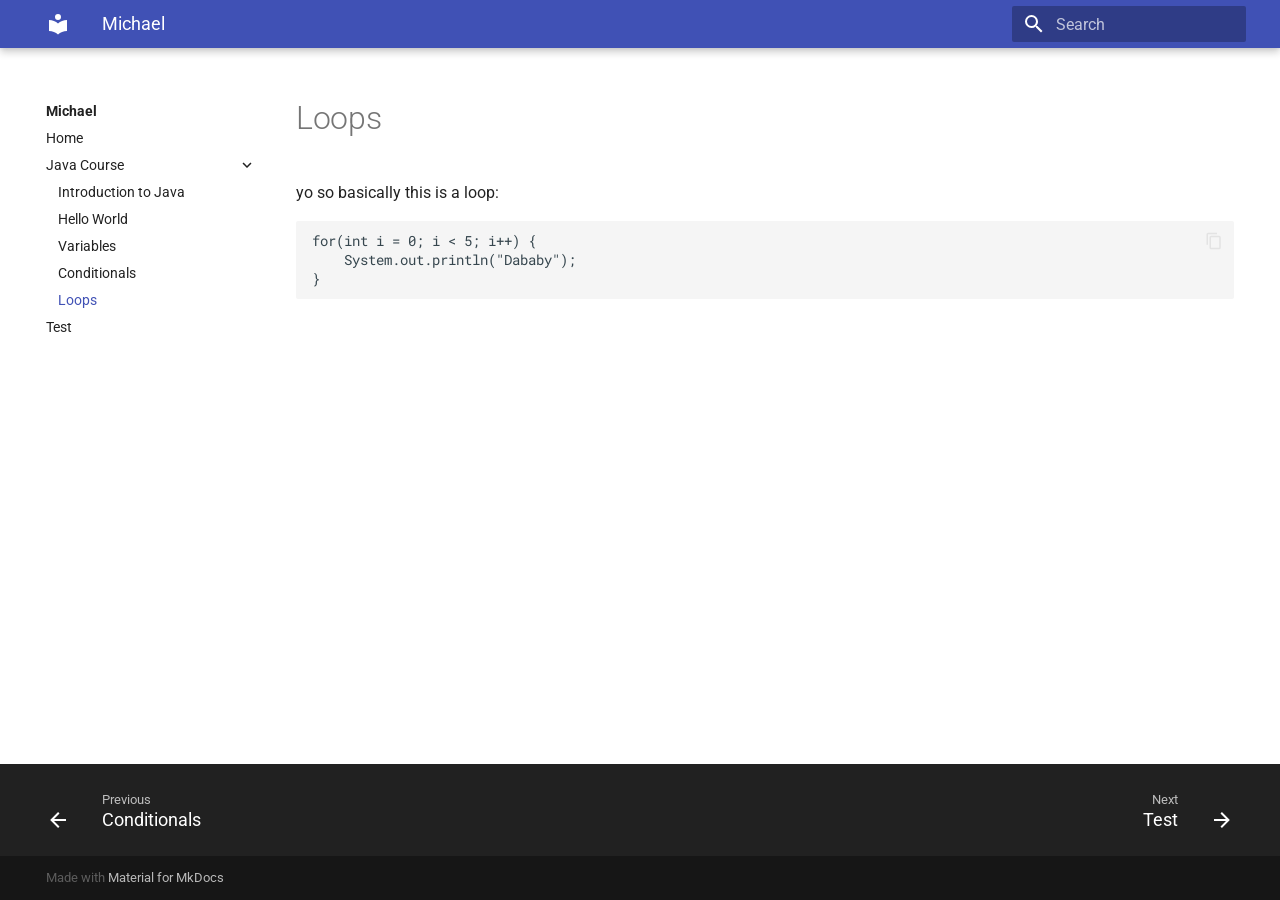
<file: course/loops/index.html>
<!doctype html>
<html lang="en" class="no-js">
  <head>
    
      <meta charset="utf-8">
      <meta name="viewport" content="width=device-width,initial-scale=1">
      
      
      
      
        <link rel="canonical" href="https://michael-c-docs.com/course/loops/">
      
      <link rel="icon" href="../../assets/images/favicon.png">
      <meta name="generator" content="mkdocs-1.2.1, mkdocs-material-7.1.9">
    
    
      
        <title>Loops - Michael</title>
      
    
    
      <link rel="stylesheet" href="../../assets/stylesheets/main.ca7ac06f.min.css">
      
        
        <link rel="stylesheet" href="../../assets/stylesheets/palette.f1a3b89f.min.css">
        
      
    
    
    
      
        
        <link rel="preconnect" href="https://fonts.gstatic.com" crossorigin>
        <link rel="stylesheet" href="https://fonts.googleapis.com/css?family=Roboto:300,400,400i,700%7CRoboto+Mono&display=fallback">
        <style>:root{--md-text-font-family:"Roboto";--md-code-font-family:"Roboto Mono"}</style>
      
    
    
    
    
      


    
    
  </head>
  
  
    
    
    
    
    
    <body dir="ltr" data-md-color-scheme="" data-md-color-primary="none" data-md-color-accent="none">
  
    
    <script>function __prefix(e){return new URL("../..",location).pathname+"."+e}function __get(e,t=localStorage){return JSON.parse(t.getItem(__prefix(e)))}</script>
    
    <input class="md-toggle" data-md-toggle="drawer" type="checkbox" id="__drawer" autocomplete="off">
    <input class="md-toggle" data-md-toggle="search" type="checkbox" id="__search" autocomplete="off">
    <label class="md-overlay" for="__drawer"></label>
    <div data-md-component="skip">
      
    </div>
    <div data-md-component="announce">
      
    </div>
    
      <header class="md-header" data-md-component="header">
  <nav class="md-header__inner md-grid" aria-label="Header">
    <a href="../.." title="Michael" class="md-header__button md-logo" aria-label="Michael" data-md-component="logo">
      
  
  <svg xmlns="http://www.w3.org/2000/svg" viewBox="0 0 24 24"><path d="M12 8a3 3 0 0 0 3-3 3 3 0 0 0-3-3 3 3 0 0 0-3 3 3 3 0 0 0 3 3m0 3.54C9.64 9.35 6.5 8 3 8v11c3.5 0 6.64 1.35 9 3.54 2.36-2.19 5.5-3.54 9-3.54V8c-3.5 0-6.64 1.35-9 3.54z"/></svg>

    </a>
    <label class="md-header__button md-icon" for="__drawer">
      <svg xmlns="http://www.w3.org/2000/svg" viewBox="0 0 24 24"><path d="M3 6h18v2H3V6m0 5h18v2H3v-2m0 5h18v2H3v-2z"/></svg>
    </label>
    <div class="md-header__title" data-md-component="header-title">
      <div class="md-header__ellipsis">
        <div class="md-header__topic">
          <span class="md-ellipsis">
            Michael
          </span>
        </div>
        <div class="md-header__topic" data-md-component="header-topic">
          <span class="md-ellipsis">
            
              Loops
            
          </span>
        </div>
      </div>
    </div>
    
    
    
      <label class="md-header__button md-icon" for="__search">
        <svg xmlns="http://www.w3.org/2000/svg" viewBox="0 0 24 24"><path d="M9.5 3A6.5 6.5 0 0 1 16 9.5c0 1.61-.59 3.09-1.56 4.23l.27.27h.79l5 5-1.5 1.5-5-5v-.79l-.27-.27A6.516 6.516 0 0 1 9.5 16 6.5 6.5 0 0 1 3 9.5 6.5 6.5 0 0 1 9.5 3m0 2C7 5 5 7 5 9.5S7 14 9.5 14 14 12 14 9.5 12 5 9.5 5z"/></svg>
      </label>
      
<div class="md-search" data-md-component="search" role="dialog">
  <label class="md-search__overlay" for="__search"></label>
  <div class="md-search__inner" role="search">
    <form class="md-search__form" name="search">
      <input type="text" class="md-search__input" name="query" aria-label="Search" placeholder="Search" autocapitalize="off" autocorrect="off" autocomplete="off" spellcheck="false" data-md-component="search-query" data-md-state="active" required>
      <label class="md-search__icon md-icon" for="__search">
        <svg xmlns="http://www.w3.org/2000/svg" viewBox="0 0 24 24"><path d="M9.5 3A6.5 6.5 0 0 1 16 9.5c0 1.61-.59 3.09-1.56 4.23l.27.27h.79l5 5-1.5 1.5-5-5v-.79l-.27-.27A6.516 6.516 0 0 1 9.5 16 6.5 6.5 0 0 1 3 9.5 6.5 6.5 0 0 1 9.5 3m0 2C7 5 5 7 5 9.5S7 14 9.5 14 14 12 14 9.5 12 5 9.5 5z"/></svg>
        <svg xmlns="http://www.w3.org/2000/svg" viewBox="0 0 24 24"><path d="M20 11v2H8l5.5 5.5-1.42 1.42L4.16 12l7.92-7.92L13.5 5.5 8 11h12z"/></svg>
      </label>
      <button type="reset" class="md-search__icon md-icon" aria-label="Clear" tabindex="-1">
        <svg xmlns="http://www.w3.org/2000/svg" viewBox="0 0 24 24"><path d="M19 6.41 17.59 5 12 10.59 6.41 5 5 6.41 10.59 12 5 17.59 6.41 19 12 13.41 17.59 19 19 17.59 13.41 12 19 6.41z"/></svg>
      </button>
    </form>
    <div class="md-search__output">
      <div class="md-search__scrollwrap" data-md-scrollfix>
        <div class="md-search-result" data-md-component="search-result">
          <div class="md-search-result__meta">
            Initializing search
          </div>
          <ol class="md-search-result__list"></ol>
        </div>
      </div>
    </div>
  </div>
</div>
    
    
  </nav>
</header>
    
    <div class="md-container" data-md-component="container">
      
      
        
      
      <main class="md-main" data-md-component="main">
        <div class="md-main__inner md-grid">
          
            
              
              <div class="md-sidebar md-sidebar--primary" data-md-component="sidebar" data-md-type="navigation" >
                <div class="md-sidebar__scrollwrap">
                  <div class="md-sidebar__inner">
                    


<nav class="md-nav md-nav--primary" aria-label="Navigation" data-md-level="0">
  <label class="md-nav__title" for="__drawer">
    <a href="../.." title="Michael" class="md-nav__button md-logo" aria-label="Michael" data-md-component="logo">
      
  
  <svg xmlns="http://www.w3.org/2000/svg" viewBox="0 0 24 24"><path d="M12 8a3 3 0 0 0 3-3 3 3 0 0 0-3-3 3 3 0 0 0-3 3 3 3 0 0 0 3 3m0 3.54C9.64 9.35 6.5 8 3 8v11c3.5 0 6.64 1.35 9 3.54 2.36-2.19 5.5-3.54 9-3.54V8c-3.5 0-6.64 1.35-9 3.54z"/></svg>

    </a>
    Michael
  </label>
  
  <ul class="md-nav__list" data-md-scrollfix>
    
      
      
      

  
  
  
    <li class="md-nav__item">
      <a href="../.." class="md-nav__link">
        Home
      </a>
    </li>
  

    
      
      
      

  
  
    
  
  
    
    <li class="md-nav__item md-nav__item--active md-nav__item--nested">
      
      
        <input class="md-nav__toggle md-toggle" data-md-toggle="__nav_2" type="checkbox" id="__nav_2" checked>
      
      <label class="md-nav__link" for="__nav_2">
        Java Course
        <span class="md-nav__icon md-icon"></span>
      </label>
      <nav class="md-nav" aria-label="Java Course" data-md-level="1">
        <label class="md-nav__title" for="__nav_2">
          <span class="md-nav__icon md-icon"></span>
          Java Course
        </label>
        <ul class="md-nav__list" data-md-scrollfix>
          
            
  
  
  
    <li class="md-nav__item">
      <a href="../java/" class="md-nav__link">
        Introduction to Java
      </a>
    </li>
  

          
            
  
  
  
    <li class="md-nav__item">
      <a href="../introduction/" class="md-nav__link">
        Hello World
      </a>
    </li>
  

          
            
  
  
  
    <li class="md-nav__item">
      <a href="../vars/" class="md-nav__link">
        Variables
      </a>
    </li>
  

          
            
  
  
  
    <li class="md-nav__item">
      <a href="../conditionals/" class="md-nav__link">
        Conditionals
      </a>
    </li>
  

          
            
  
  
    
  
  
    <li class="md-nav__item md-nav__item--active">
      
      <input class="md-nav__toggle md-toggle" data-md-toggle="toc" type="checkbox" id="__toc">
      
      
      
      <a href="./" class="md-nav__link md-nav__link--active">
        Loops
      </a>
      
    </li>
  

          
        </ul>
      </nav>
    </li>
  

    
      
      
      

  
  
  
    <li class="md-nav__item">
      <a href="../../test/" class="md-nav__link">
        Test
      </a>
    </li>
  

    
  </ul>
</nav>
                  </div>
                </div>
              </div>
            
            
          
          <div class="md-content" data-md-component="content">
            <article class="md-content__inner md-typeset">
              
                
                
                  <h1>Loops</h1>
                
                <p>yo so basically this is a loop:</p>
<pre><code class="language-java">for(int i = 0; i &lt; 5; i++) {
    System.out.println(&quot;Dababy&quot;);
}
</code></pre>
                
              
              
                


              
            </article>
          </div>
        </div>
        
      </main>
      
        
<footer class="md-footer">
  
    <nav class="md-footer__inner md-grid" aria-label="Footer">
      
        
        <a href="../conditionals/" class="md-footer__link md-footer__link--prev" aria-label="Previous: Conditionals" rel="prev">
          <div class="md-footer__button md-icon">
            <svg xmlns="http://www.w3.org/2000/svg" viewBox="0 0 24 24"><path d="M20 11v2H8l5.5 5.5-1.42 1.42L4.16 12l7.92-7.92L13.5 5.5 8 11h12z"/></svg>
          </div>
          <div class="md-footer__title">
            <div class="md-ellipsis">
              <span class="md-footer__direction">
                Previous
              </span>
              Conditionals
            </div>
          </div>
        </a>
      
      
        
        <a href="../../test/" class="md-footer__link md-footer__link--next" aria-label="Next: Test" rel="next">
          <div class="md-footer__title">
            <div class="md-ellipsis">
              <span class="md-footer__direction">
                Next
              </span>
              Test
            </div>
          </div>
          <div class="md-footer__button md-icon">
            <svg xmlns="http://www.w3.org/2000/svg" viewBox="0 0 24 24"><path d="M4 11v2h12l-5.5 5.5 1.42 1.42L19.84 12l-7.92-7.92L10.5 5.5 16 11H4z"/></svg>
          </div>
        </a>
      
    </nav>
  
  <div class="md-footer-meta md-typeset">
    <div class="md-footer-meta__inner md-grid">
      <div class="md-footer-copyright">
        
        Made with
        <a href="https://squidfunk.github.io/mkdocs-material/" target="_blank" rel="noopener">
          Material for MkDocs
        </a>
        
      </div>
      
    </div>
  </div>
</footer>
      
    </div>
    <div class="md-dialog" data-md-component="dialog">
      <div class="md-dialog__inner md-typeset"></div>
    </div>
    <script id="__config" type="application/json">{"base": "../..", "features": [], "translations": {"clipboard.copy": "Copy to clipboard", "clipboard.copied": "Copied to clipboard", "search.config.lang": "en", "search.config.pipeline": "trimmer, stopWordFilter", "search.config.separator": "[\\s\\-]+", "search.placeholder": "Search", "search.result.placeholder": "Type to start searching", "search.result.none": "No matching documents", "search.result.one": "1 matching document", "search.result.other": "# matching documents", "search.result.more.one": "1 more on this page", "search.result.more.other": "# more on this page", "search.result.term.missing": "Missing", "select.version.title": "Select version"}, "search": "../../assets/javascripts/workers/search.477d984a.min.js", "version": null}</script>
    
    
      <script src="../../assets/javascripts/bundle.82b56eb2.min.js"></script>
      
    
  </body>
</html>
</file>
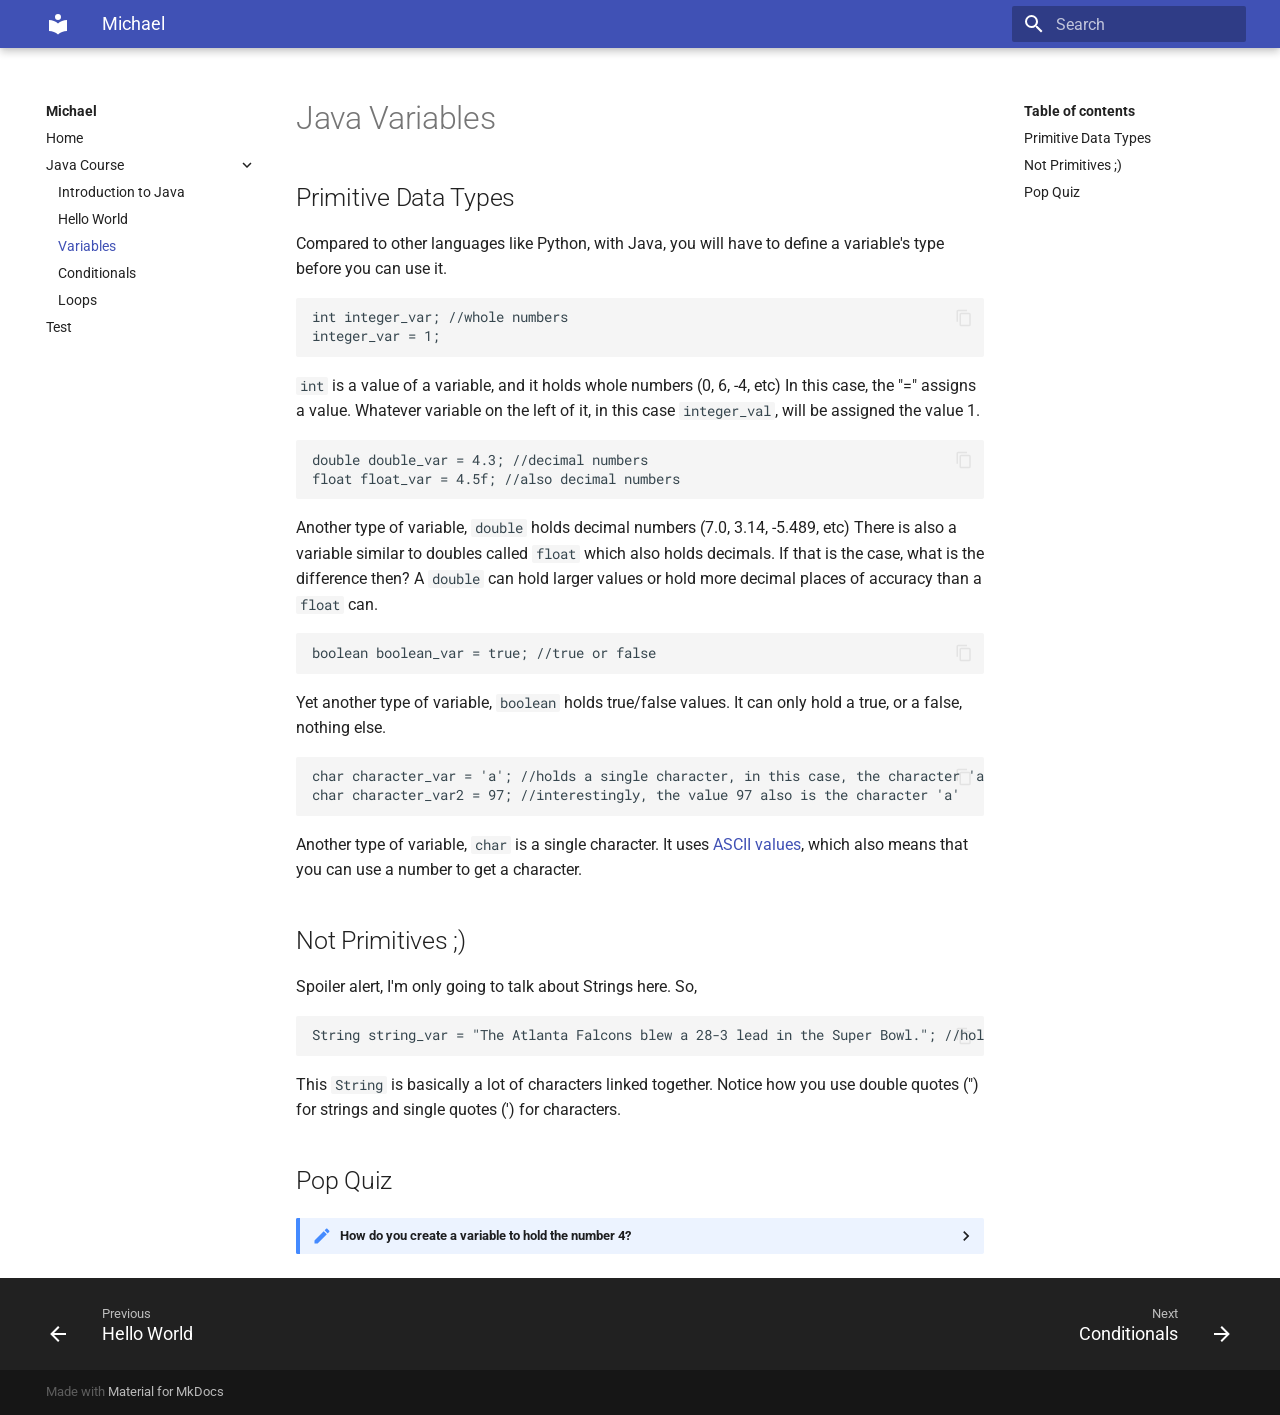
<file: course/vars/index.html>
<!doctype html>
<html lang="en" class="no-js">
  <head>
    
      <meta charset="utf-8">
      <meta name="viewport" content="width=device-width,initial-scale=1">
      
      
      
      
        <link rel="canonical" href="https://michael-c-docs.com/course/vars/">
      
      <link rel="icon" href="../../assets/images/favicon.png">
      <meta name="generator" content="mkdocs-1.2.1, mkdocs-material-7.1.9">
    
    
      
        <title>Variables - Michael</title>
      
    
    
      <link rel="stylesheet" href="../../assets/stylesheets/main.ca7ac06f.min.css">
      
        
        <link rel="stylesheet" href="../../assets/stylesheets/palette.f1a3b89f.min.css">
        
      
    
    
    
      
        
        <link rel="preconnect" href="https://fonts.gstatic.com" crossorigin>
        <link rel="stylesheet" href="https://fonts.googleapis.com/css?family=Roboto:300,400,400i,700%7CRoboto+Mono&display=fallback">
        <style>:root{--md-text-font-family:"Roboto";--md-code-font-family:"Roboto Mono"}</style>
      
    
    
    
    
      


    
    
  </head>
  
  
    
    
    
    
    
    <body dir="ltr" data-md-color-scheme="" data-md-color-primary="none" data-md-color-accent="none">
  
    
    <script>function __prefix(e){return new URL("../..",location).pathname+"."+e}function __get(e,t=localStorage){return JSON.parse(t.getItem(__prefix(e)))}</script>
    
    <input class="md-toggle" data-md-toggle="drawer" type="checkbox" id="__drawer" autocomplete="off">
    <input class="md-toggle" data-md-toggle="search" type="checkbox" id="__search" autocomplete="off">
    <label class="md-overlay" for="__drawer"></label>
    <div data-md-component="skip">
      
        
        <a href="#java-variables" class="md-skip">
          Skip to content
        </a>
      
    </div>
    <div data-md-component="announce">
      
    </div>
    
      <header class="md-header" data-md-component="header">
  <nav class="md-header__inner md-grid" aria-label="Header">
    <a href="../.." title="Michael" class="md-header__button md-logo" aria-label="Michael" data-md-component="logo">
      
  
  <svg xmlns="http://www.w3.org/2000/svg" viewBox="0 0 24 24"><path d="M12 8a3 3 0 0 0 3-3 3 3 0 0 0-3-3 3 3 0 0 0-3 3 3 3 0 0 0 3 3m0 3.54C9.64 9.35 6.5 8 3 8v11c3.5 0 6.64 1.35 9 3.54 2.36-2.19 5.5-3.54 9-3.54V8c-3.5 0-6.64 1.35-9 3.54z"/></svg>

    </a>
    <label class="md-header__button md-icon" for="__drawer">
      <svg xmlns="http://www.w3.org/2000/svg" viewBox="0 0 24 24"><path d="M3 6h18v2H3V6m0 5h18v2H3v-2m0 5h18v2H3v-2z"/></svg>
    </label>
    <div class="md-header__title" data-md-component="header-title">
      <div class="md-header__ellipsis">
        <div class="md-header__topic">
          <span class="md-ellipsis">
            Michael
          </span>
        </div>
        <div class="md-header__topic" data-md-component="header-topic">
          <span class="md-ellipsis">
            
              Variables
            
          </span>
        </div>
      </div>
    </div>
    
    
    
      <label class="md-header__button md-icon" for="__search">
        <svg xmlns="http://www.w3.org/2000/svg" viewBox="0 0 24 24"><path d="M9.5 3A6.5 6.5 0 0 1 16 9.5c0 1.61-.59 3.09-1.56 4.23l.27.27h.79l5 5-1.5 1.5-5-5v-.79l-.27-.27A6.516 6.516 0 0 1 9.5 16 6.5 6.5 0 0 1 3 9.5 6.5 6.5 0 0 1 9.5 3m0 2C7 5 5 7 5 9.5S7 14 9.5 14 14 12 14 9.5 12 5 9.5 5z"/></svg>
      </label>
      
<div class="md-search" data-md-component="search" role="dialog">
  <label class="md-search__overlay" for="__search"></label>
  <div class="md-search__inner" role="search">
    <form class="md-search__form" name="search">
      <input type="text" class="md-search__input" name="query" aria-label="Search" placeholder="Search" autocapitalize="off" autocorrect="off" autocomplete="off" spellcheck="false" data-md-component="search-query" data-md-state="active" required>
      <label class="md-search__icon md-icon" for="__search">
        <svg xmlns="http://www.w3.org/2000/svg" viewBox="0 0 24 24"><path d="M9.5 3A6.5 6.5 0 0 1 16 9.5c0 1.61-.59 3.09-1.56 4.23l.27.27h.79l5 5-1.5 1.5-5-5v-.79l-.27-.27A6.516 6.516 0 0 1 9.5 16 6.5 6.5 0 0 1 3 9.5 6.5 6.5 0 0 1 9.5 3m0 2C7 5 5 7 5 9.5S7 14 9.5 14 14 12 14 9.5 12 5 9.5 5z"/></svg>
        <svg xmlns="http://www.w3.org/2000/svg" viewBox="0 0 24 24"><path d="M20 11v2H8l5.5 5.5-1.42 1.42L4.16 12l7.92-7.92L13.5 5.5 8 11h12z"/></svg>
      </label>
      <button type="reset" class="md-search__icon md-icon" aria-label="Clear" tabindex="-1">
        <svg xmlns="http://www.w3.org/2000/svg" viewBox="0 0 24 24"><path d="M19 6.41 17.59 5 12 10.59 6.41 5 5 6.41 10.59 12 5 17.59 6.41 19 12 13.41 17.59 19 19 17.59 13.41 12 19 6.41z"/></svg>
      </button>
    </form>
    <div class="md-search__output">
      <div class="md-search__scrollwrap" data-md-scrollfix>
        <div class="md-search-result" data-md-component="search-result">
          <div class="md-search-result__meta">
            Initializing search
          </div>
          <ol class="md-search-result__list"></ol>
        </div>
      </div>
    </div>
  </div>
</div>
    
    
  </nav>
</header>
    
    <div class="md-container" data-md-component="container">
      
      
        
      
      <main class="md-main" data-md-component="main">
        <div class="md-main__inner md-grid">
          
            
              
              <div class="md-sidebar md-sidebar--primary" data-md-component="sidebar" data-md-type="navigation" >
                <div class="md-sidebar__scrollwrap">
                  <div class="md-sidebar__inner">
                    


<nav class="md-nav md-nav--primary" aria-label="Navigation" data-md-level="0">
  <label class="md-nav__title" for="__drawer">
    <a href="../.." title="Michael" class="md-nav__button md-logo" aria-label="Michael" data-md-component="logo">
      
  
  <svg xmlns="http://www.w3.org/2000/svg" viewBox="0 0 24 24"><path d="M12 8a3 3 0 0 0 3-3 3 3 0 0 0-3-3 3 3 0 0 0-3 3 3 3 0 0 0 3 3m0 3.54C9.64 9.35 6.5 8 3 8v11c3.5 0 6.64 1.35 9 3.54 2.36-2.19 5.5-3.54 9-3.54V8c-3.5 0-6.64 1.35-9 3.54z"/></svg>

    </a>
    Michael
  </label>
  
  <ul class="md-nav__list" data-md-scrollfix>
    
      
      
      

  
  
  
    <li class="md-nav__item">
      <a href="../.." class="md-nav__link">
        Home
      </a>
    </li>
  

    
      
      
      

  
  
    
  
  
    
    <li class="md-nav__item md-nav__item--active md-nav__item--nested">
      
      
        <input class="md-nav__toggle md-toggle" data-md-toggle="__nav_2" type="checkbox" id="__nav_2" checked>
      
      <label class="md-nav__link" for="__nav_2">
        Java Course
        <span class="md-nav__icon md-icon"></span>
      </label>
      <nav class="md-nav" aria-label="Java Course" data-md-level="1">
        <label class="md-nav__title" for="__nav_2">
          <span class="md-nav__icon md-icon"></span>
          Java Course
        </label>
        <ul class="md-nav__list" data-md-scrollfix>
          
            
  
  
  
    <li class="md-nav__item">
      <a href="../java/" class="md-nav__link">
        Introduction to Java
      </a>
    </li>
  

          
            
  
  
  
    <li class="md-nav__item">
      <a href="../introduction/" class="md-nav__link">
        Hello World
      </a>
    </li>
  

          
            
  
  
    
  
  
    <li class="md-nav__item md-nav__item--active">
      
      <input class="md-nav__toggle md-toggle" data-md-toggle="toc" type="checkbox" id="__toc">
      
      
        
      
      
        <label class="md-nav__link md-nav__link--active" for="__toc">
          Variables
          <span class="md-nav__icon md-icon"></span>
        </label>
      
      <a href="./" class="md-nav__link md-nav__link--active">
        Variables
      </a>
      
        
<nav class="md-nav md-nav--secondary" aria-label="Table of contents">
  
  
  
    
  
  
    <label class="md-nav__title" for="__toc">
      <span class="md-nav__icon md-icon"></span>
      Table of contents
    </label>
    <ul class="md-nav__list" data-md-component="toc" data-md-scrollfix>
      
        <li class="md-nav__item">
  <a href="#primitive-data-types" class="md-nav__link">
    Primitive Data Types
  </a>
  
</li>
      
        <li class="md-nav__item">
  <a href="#not-primitives" class="md-nav__link">
    Not Primitives ;)
  </a>
  
</li>
      
        <li class="md-nav__item">
  <a href="#pop-quiz" class="md-nav__link">
    Pop Quiz
  </a>
  
</li>
      
    </ul>
  
</nav>
      
    </li>
  

          
            
  
  
  
    <li class="md-nav__item">
      <a href="../conditionals/" class="md-nav__link">
        Conditionals
      </a>
    </li>
  

          
            
  
  
  
    <li class="md-nav__item">
      <a href="../loops/" class="md-nav__link">
        Loops
      </a>
    </li>
  

          
        </ul>
      </nav>
    </li>
  

    
      
      
      

  
  
  
    <li class="md-nav__item">
      <a href="../../test/" class="md-nav__link">
        Test
      </a>
    </li>
  

    
  </ul>
</nav>
                  </div>
                </div>
              </div>
            
            
              
              <div class="md-sidebar md-sidebar--secondary" data-md-component="sidebar" data-md-type="toc" >
                <div class="md-sidebar__scrollwrap">
                  <div class="md-sidebar__inner">
                    
<nav class="md-nav md-nav--secondary" aria-label="Table of contents">
  
  
  
    
  
  
    <label class="md-nav__title" for="__toc">
      <span class="md-nav__icon md-icon"></span>
      Table of contents
    </label>
    <ul class="md-nav__list" data-md-component="toc" data-md-scrollfix>
      
        <li class="md-nav__item">
  <a href="#primitive-data-types" class="md-nav__link">
    Primitive Data Types
  </a>
  
</li>
      
        <li class="md-nav__item">
  <a href="#not-primitives" class="md-nav__link">
    Not Primitives ;)
  </a>
  
</li>
      
        <li class="md-nav__item">
  <a href="#pop-quiz" class="md-nav__link">
    Pop Quiz
  </a>
  
</li>
      
    </ul>
  
</nav>
                  </div>
                </div>
              </div>
            
          
          <div class="md-content" data-md-component="content">
            <article class="md-content__inner md-typeset">
              
                
                
                <h1 id="java-variables">Java Variables</h1>
<h2 id="primitive-data-types">Primitive Data Types</h2>
<p>Compared to other languages like Python, with Java, you will have to define a variable's type before you can use it. </p>
<pre><code class="language-java">int integer_var; //whole numbers
integer_var = 1;
</code></pre>
<p><code>int</code> is a value of a variable, and it holds whole numbers (0, 6, -4, etc)
In this case, the "=" assigns a value. Whatever variable on the left of it, in this case <code>integer_val</code>, will be assigned the value 1.</p>
<pre><code class="language-java">double double_var = 4.3; //decimal numbers
float float_var = 4.5f; //also decimal numbers
</code></pre>
<p>Another type of variable, <code>double</code> holds decimal numbers (7.0, 3.14, -5.489, etc)
There is also a variable similar to doubles called <code>float</code> which also holds decimals.
If that is the case, what is the difference then?
A <code>double</code> can hold larger values or hold more decimal places of accuracy than a <code>float</code> can.</p>
<pre><code class="language-java">boolean boolean_var = true; //true or false
</code></pre>
<p>Yet another type of variable, <code>boolean</code> holds true/false values. It can only hold a true, or a false, nothing else.</p>
<pre><code class="language-java">char character_var = 'a'; //holds a single character, in this case, the character 'a'
char character_var2 = 97; //interestingly, the value 97 also is the character 'a'
</code></pre>
<p>Another type of variable, <code>char</code> is a single character. It uses <a href="https://www.asciitable.com/">ASCII values</a>, which also means that you can use a number to get a character.</p>
<h2 id="not-primitives">Not Primitives ;)</h2>
<p>Spoiler alert, I'm only going to talk about Strings here.
So,</p>
<pre><code class="language-java">String string_var = &quot;The Atlanta Falcons blew a 28-3 lead in the Super Bowl.&quot;; //holds a lot of characters
</code></pre>
<p>This <code>String</code> is basically a lot of characters linked together. Notice how you use double quotes (") for strings and single quotes (') for characters.</p>
<h2 id="pop-quiz">Pop Quiz</h2>
<details>
  <summary>How do you create a variable to hold the number 4?</summary>
    <code>
    int v = 4; //whole numbers
    </code>
</details>
                
              
              
                


              
            </article>
          </div>
        </div>
        
      </main>
      
        
<footer class="md-footer">
  
    <nav class="md-footer__inner md-grid" aria-label="Footer">
      
        
        <a href="../introduction/" class="md-footer__link md-footer__link--prev" aria-label="Previous: Hello World" rel="prev">
          <div class="md-footer__button md-icon">
            <svg xmlns="http://www.w3.org/2000/svg" viewBox="0 0 24 24"><path d="M20 11v2H8l5.5 5.5-1.42 1.42L4.16 12l7.92-7.92L13.5 5.5 8 11h12z"/></svg>
          </div>
          <div class="md-footer__title">
            <div class="md-ellipsis">
              <span class="md-footer__direction">
                Previous
              </span>
              Hello World
            </div>
          </div>
        </a>
      
      
        
        <a href="../conditionals/" class="md-footer__link md-footer__link--next" aria-label="Next: Conditionals" rel="next">
          <div class="md-footer__title">
            <div class="md-ellipsis">
              <span class="md-footer__direction">
                Next
              </span>
              Conditionals
            </div>
          </div>
          <div class="md-footer__button md-icon">
            <svg xmlns="http://www.w3.org/2000/svg" viewBox="0 0 24 24"><path d="M4 11v2h12l-5.5 5.5 1.42 1.42L19.84 12l-7.92-7.92L10.5 5.5 16 11H4z"/></svg>
          </div>
        </a>
      
    </nav>
  
  <div class="md-footer-meta md-typeset">
    <div class="md-footer-meta__inner md-grid">
      <div class="md-footer-copyright">
        
        Made with
        <a href="https://squidfunk.github.io/mkdocs-material/" target="_blank" rel="noopener">
          Material for MkDocs
        </a>
        
      </div>
      
    </div>
  </div>
</footer>
      
    </div>
    <div class="md-dialog" data-md-component="dialog">
      <div class="md-dialog__inner md-typeset"></div>
    </div>
    <script id="__config" type="application/json">{"base": "../..", "features": [], "translations": {"clipboard.copy": "Copy to clipboard", "clipboard.copied": "Copied to clipboard", "search.config.lang": "en", "search.config.pipeline": "trimmer, stopWordFilter", "search.config.separator": "[\\s\\-]+", "search.placeholder": "Search", "search.result.placeholder": "Type to start searching", "search.result.none": "No matching documents", "search.result.one": "1 matching document", "search.result.other": "# matching documents", "search.result.more.one": "1 more on this page", "search.result.more.other": "# more on this page", "search.result.term.missing": "Missing", "select.version.title": "Select version"}, "search": "../../assets/javascripts/workers/search.477d984a.min.js", "version": null}</script>
    
    
      <script src="../../assets/javascripts/bundle.82b56eb2.min.js"></script>
      
    
  </body>
</html>
</file>
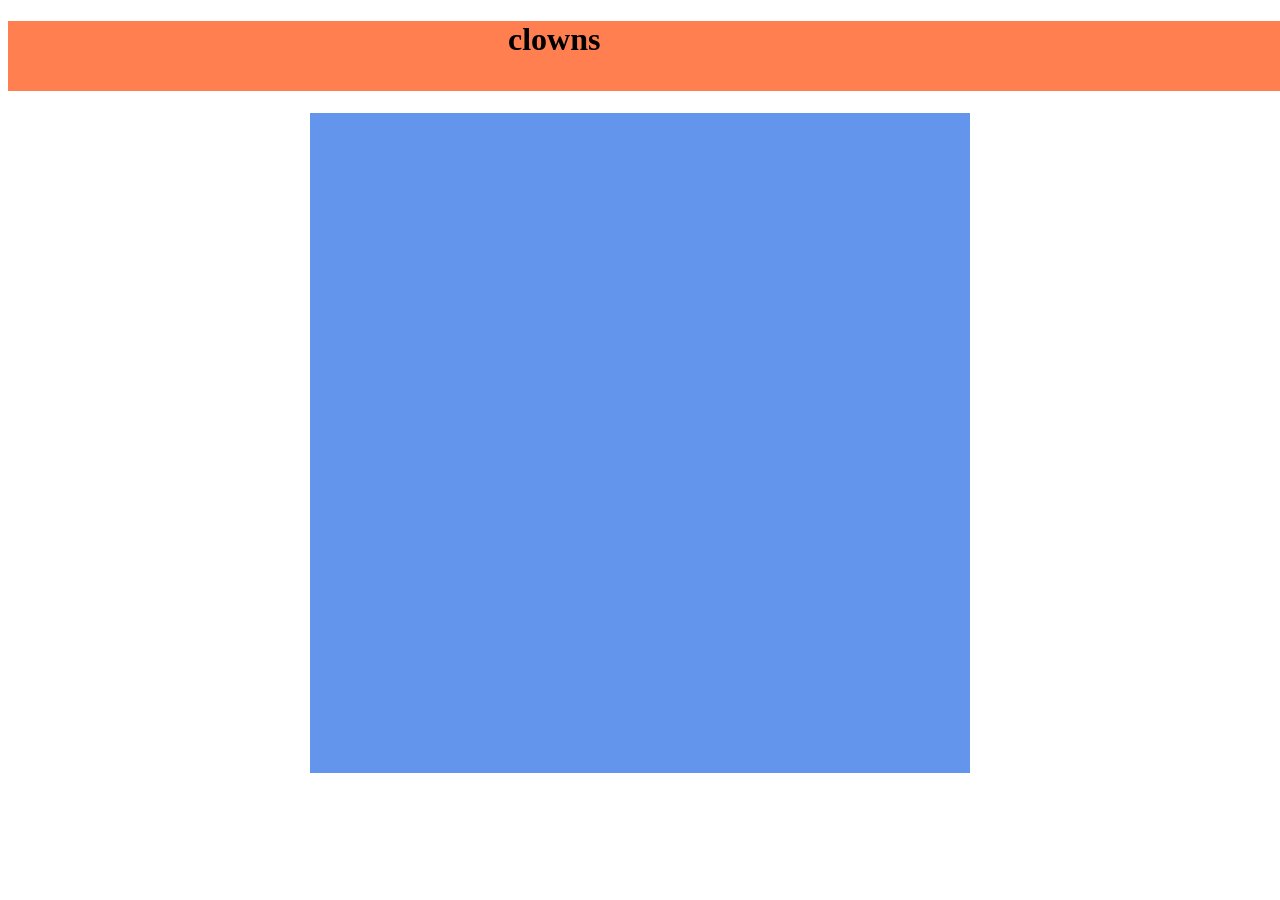
<file: 9-14Lesson/displayGrid.html>
<!DOCTYPE html>

<html>
    <head>
        <link rel = "stylesheet" type = "text/css" href = "displayGrid.css">
<!--		<link type="text/javascript" href = "website.js">-->
        <title>
            Gallery
        </title>
    </head>
    
    <body>
        <h1 id = "head">
            clowns
        </h1>
        <div id = "backgroundimg">
            <div id = "box">
                <div id = "meme1" class = "default"></div>
                <div id = "meme2" class = "default"></div>
                <div id = "meme3" class = "default"></div>
                <div id = "meme4" class = "default"></div>
                <div id = "meme5" class = "default"></div>
            </div>
        </div>
    </body>
</html>
</file>
<file: 9-14Lesson/displayGrid.css>
#head
{
    display: flex;
    width: 100%;
    height: 70px;
    background-color: coral;
    padding-left: 500px;
}
#box
{
    display: grid;
    width: 600px;
    height: 600px;
    grid-template-columns: 150px 1fr 1fr 1fr;
    grid-template-rows: 150px 1fr 1fr 1fr;
    grid-gap: 5px;
    padding: 30px;
    background-color: cornflowerblue;
    margin: auto;
}

#backgroundimg
{
    background-image: url(https://images2.minutemediacdn.com/image/upload/c_fill,g_auto,h_1248,w_2220/f_auto,q_auto,w_1100/v1555307650/shape/mentalfloss/red-nose-clown-hed.jpg);
    background-repeat: repeat;
}

#meme1
{
    background-image: url(https://pics.me.me/anti-vax-mom-doesnt-vaccinate-kid-kid-dies-mom-u-37484128.png);
    background-size: contain;
    grid-row: 1 / 2;
    grid-column: 1 / 2;
}

#meme2
{
    background-image: url(https://static.boredpanda.com/blog/wp-content/uploads/2019/02/funny-anti-vaxx-memes-29-5c701782a8feb__700.jpg);
    background-size: contain;
    grid-row: 3 / 5;
    grid-column: 1 / 3;
}

#meme3
{
    background-image: url(https://i.redd.it/cbiwp1ju15m31.png);
    background-size: contain;
    grid-row: 1 / 3;
    grid-column: 2 / 5;
}

#meme4
{
    background-image: url(https://imgix.ranker.com/user_node_img/50092/1001829889/original/blindness-photo-u1?w=650&q=50&fm=pjpg&fit=crop&crop=faces);
    grid-row: 3 / 6;
    grid-column: 3 / 5;
}

#meme5
{
    background-image: url(https://66.media.tumblr.com/317648fc502f7a18cb82fbe951d5d4dd/tumblr_pmb51fsIiq1sxa7cb_540.jpg);
    grid-row: 2 / 3;
    grid-column: 1 / 2;
    background-size: contain;
}

.default
{
    background-size: cover;
    background-repeat: no-repeat;
}
</file>
<file: assets/stylesheets/main.ca7ac06f.min.css>
@charset "UTF-8";html{-webkit-text-size-adjust:none;-moz-text-size-adjust:none;-ms-text-size-adjust:none;text-size-adjust:none;box-sizing:border-box}*,:after,:before{box-sizing:inherit}body{margin:0}a,button,input,label{-webkit-tap-highlight-color:transparent}a{color:inherit;text-decoration:none}hr{border:0;box-sizing:content-box;display:block;height:.05rem;overflow:visible;padding:0}small{font-size:80%}sub,sup{line-height:1em}img{border-style:none}table{border-collapse:separate;border-spacing:0}td,th{font-weight:400;vertical-align:top}button{background:transparent;border:0;font-family:inherit;font-size:inherit;margin:0;padding:0}input{border:0;outline:none}:root{--md-default-fg-color:rgba(0,0,0,0.87);--md-default-fg-color--light:rgba(0,0,0,0.54);--md-default-fg-color--lighter:rgba(0,0,0,0.32);--md-default-fg-color--lightest:rgba(0,0,0,0.07);--md-default-bg-color:#fff;--md-default-bg-color--light:hsla(0,0%,100%,0.7);--md-default-bg-color--lighter:hsla(0,0%,100%,0.3);--md-default-bg-color--lightest:hsla(0,0%,100%,0.12);--md-primary-fg-color:#4051b5;--md-primary-fg-color--light:#5d6cc0;--md-primary-fg-color--dark:#303fa1;--md-primary-bg-color:#fff;--md-primary-bg-color--light:hsla(0,0%,100%,0.7);--md-accent-fg-color:#526cfe;--md-accent-fg-color--transparent:rgba(82,108,254,0.1);--md-accent-bg-color:#fff;--md-accent-bg-color--light:hsla(0,0%,100%,0.7)}:root>*{--md-code-fg-color:#36464e;--md-code-bg-color:#f5f5f5;--md-code-hl-color:rgba(255,255,0,0.5);--md-code-hl-number-color:#d52a2a;--md-code-hl-special-color:#db1457;--md-code-hl-function-color:#a846b9;--md-code-hl-constant-color:#6e59d9;--md-code-hl-keyword-color:#3f6ec6;--md-code-hl-string-color:#1c7d4d;--md-code-hl-name-color:var(--md-code-fg-color);--md-code-hl-operator-color:var(--md-default-fg-color--light);--md-code-hl-punctuation-color:var(--md-default-fg-color--light);--md-code-hl-comment-color:var(--md-default-fg-color--light);--md-code-hl-generic-color:var(--md-default-fg-color--light);--md-code-hl-variable-color:var(--md-default-fg-color--light);--md-typeset-color:var(--md-default-fg-color);--md-typeset-a-color:var(--md-primary-fg-color);--md-typeset-mark-color:rgba(255,255,0,0.5);--md-typeset-del-color:hsla(6,90%,60%,0.15);--md-typeset-ins-color:rgba(11,213,112,0.15);--md-typeset-kbd-color:#fafafa;--md-typeset-kbd-accent-color:#fff;--md-typeset-kbd-border-color:#b8b8b8;--md-admonition-fg-color:var(--md-default-fg-color);--md-admonition-bg-color:var(--md-default-bg-color);--md-footer-fg-color:#fff;--md-footer-fg-color--light:hsla(0,0%,100%,0.7);--md-footer-fg-color--lighter:hsla(0,0%,100%,0.3);--md-footer-bg-color:rgba(0,0,0,0.87);--md-footer-bg-color--dark:rgba(0,0,0,0.32)}.md-icon svg{fill:currentColor;display:block;height:1.2rem;width:1.2rem}body{-webkit-font-smoothing:antialiased;-moz-osx-font-smoothing:grayscale}body,input{font-feature-settings:"kern","liga";font-family:var(--md-text-font-family,_),-apple-system,BlinkMacSystemFont,Helvetica,Arial,sans-serif}body,code,input,kbd,pre{color:var(--md-typeset-color)}code,kbd,pre{font-feature-settings:"kern";font-family:var(--md-code-font-family,_),SFMono-Regular,Consolas,Menlo,monospace}:root{--md-typeset-table--ascending:url('data:image/svg+xml;charset=utf-8,<svg xmlns="http://www.w3.org/2000/svg" viewBox="0 0 24 24"><path d="M11 4h2v12l5.5-5.5 1.42 1.42L12 19.84l-7.92-7.92L5.5 10.5 11 16V4z"/></svg>');--md-typeset-table--descending:url('data:image/svg+xml;charset=utf-8,<svg xmlns="http://www.w3.org/2000/svg" viewBox="0 0 24 24"><path d="M13 20h-2V8l-5.5 5.5-1.42-1.42L12 4.16l7.92 7.92-1.42 1.42L13 8v12z"/></svg>')}.md-typeset{-webkit-print-color-adjust:exact;color-adjust:exact;font-size:.8rem;line-height:1.6}@media print{.md-typeset{font-size:.68rem}}.md-typeset blockquote,.md-typeset dl,.md-typeset figure,.md-typeset ol,.md-typeset pre,.md-typeset ul{margin:1em 0}.md-typeset h1{color:var(--md-default-fg-color--light);font-size:2em;line-height:1.3;margin:0 0 1.25em}.md-typeset h1,.md-typeset h2{font-weight:300;letter-spacing:-.01em}.md-typeset h2{font-size:1.5625em;line-height:1.4;margin:1.6em 0 .64em}.md-typeset h3{font-size:1.25em;font-weight:400;letter-spacing:-.01em;line-height:1.5;margin:1.6em 0 .8em}.md-typeset h2+h3{margin-top:.8em}.md-typeset h4{font-weight:700;letter-spacing:-.01em;margin:1em 0}.md-typeset h5,.md-typeset h6{color:var(--md-default-fg-color--light);font-size:.8em;font-weight:700;letter-spacing:-.01em;margin:1.25em 0}.md-typeset h5{text-transform:uppercase}.md-typeset hr{border-bottom:.05rem solid var(--md-default-fg-color--lightest);display:flow-root;margin:1.5em 0}.md-typeset a{color:var(--md-typeset-a-color);word-break:break-word}.md-typeset a,.md-typeset a:before{transition:color 125ms}.md-typeset a:focus,.md-typeset a:hover{color:var(--md-accent-fg-color)}.md-typeset a.focus-visible{outline-color:var(--md-accent-fg-color);outline-offset:.2rem}.md-typeset code,.md-typeset kbd,.md-typeset pre{color:var(--md-code-fg-color);direction:ltr}@media print{.md-typeset code,.md-typeset kbd,.md-typeset pre{white-space:pre-wrap}}.md-typeset code{background-color:var(--md-code-bg-color);border-radius:.1rem;-webkit-box-decoration-break:clone;box-decoration-break:clone;font-size:.85em;padding:0 .2941176471em;word-break:break-word}.md-typeset code:not(.focus-visible){-webkit-tap-highlight-color:transparent;outline:none}.md-typeset h1 code,.md-typeset h2 code,.md-typeset h3 code,.md-typeset h4 code,.md-typeset h5 code,.md-typeset h6 code{background-color:transparent;box-shadow:none;margin:initial;padding:initial}.md-typeset a code{color:currentColor}.md-typeset pre{display:flow-root;line-height:1.4;position:relative}.md-typeset pre>code{-webkit-box-decoration-break:slice;box-decoration-break:slice;box-shadow:none;display:block;margin:0;overflow:auto;padding:.7720588235em 1.1764705882em;scrollbar-color:var(--md-default-fg-color--lighter) transparent;scrollbar-width:thin;touch-action:auto;word-break:normal}.md-typeset pre>code:hover{scrollbar-color:var(--md-accent-fg-color) transparent}.md-typeset pre>code::-webkit-scrollbar{height:.2rem;width:.2rem}.md-typeset pre>code::-webkit-scrollbar-thumb{background-color:var(--md-default-fg-color--lighter)}.md-typeset pre>code::-webkit-scrollbar-thumb:hover{background-color:var(--md-accent-fg-color)}@media screen and (max-width:44.9375em){.md-typeset>pre{margin:1em -.8rem}.md-typeset>pre code{border-radius:0}}.md-typeset kbd{background-color:var(--md-typeset-kbd-color);border-radius:.1rem;box-shadow:0 .1rem 0 .05rem var(--md-typeset-kbd-border-color),0 .1rem 0 var(--md-typeset-kbd-border-color),0 -.1rem .2rem var(--md-typeset-kbd-accent-color) inset;color:var(--md-default-fg-color);display:inline-block;font-size:.75em;padding:0 .6666666667em;vertical-align:text-top;word-break:break-word}.md-typeset mark{background-color:var(--md-typeset-mark-color);-webkit-box-decoration-break:clone;box-decoration-break:clone;color:inherit;word-break:break-word}.md-typeset abbr{border-bottom:.05rem dotted var(--md-default-fg-color--light);cursor:help;text-decoration:none}@media (hover:none){.md-typeset abbr{position:relative}.md-typeset abbr[title]:focus:after,.md-typeset abbr[title]:hover:after{background-color:var(--md-default-fg-color);border-radius:.1rem;box-shadow:0 2px 2px 0 rgba(0,0,0,.14),0 1px 5px 0 rgba(0,0,0,.12),0 3px 1px -2px rgba(0,0,0,.2);color:var(--md-default-bg-color);content:attr(title);display:inline-block;font-size:.7rem;left:0;margin-top:2em;max-width:80%;min-width:-webkit-max-content;min-width:-moz-max-content;min-width:max-content;padding:.2rem .3rem;position:absolute;width:auto}}.md-typeset small{opacity:.75}.md-typeset sub,.md-typeset sup{margin-left:.078125em}[dir=rtl] .md-typeset sub,[dir=rtl] .md-typeset sup{margin-left:0;margin-right:.078125em}.md-typeset blockquote{border-left:.2rem solid var(--md-default-fg-color--lighter);color:var(--md-default-fg-color--light);display:flow-root;padding-left:.6rem}[dir=rtl] .md-typeset blockquote{border-left:initial;border-right:.2rem solid var(--md-default-fg-color--lighter);padding-left:0;padding-right:.6rem}.md-typeset ul{list-style-type:disc}.md-typeset ol,.md-typeset ul{display:flow-root;margin-left:.625em;padding:0}[dir=rtl] .md-typeset ol,[dir=rtl] .md-typeset ul{margin-left:0;margin-right:.625em}.md-typeset ol ol,.md-typeset ul ol{list-style-type:lower-alpha}.md-typeset ol ol ol,.md-typeset ul ol ol{list-style-type:lower-roman}.md-typeset ol li,.md-typeset ul li{margin-bottom:.5em;margin-left:1.25em}[dir=rtl] .md-typeset ol li,[dir=rtl] .md-typeset ul li{margin-left:0;margin-right:1.25em}.md-typeset ol li blockquote,.md-typeset ol li p,.md-typeset ul li blockquote,.md-typeset ul li p{margin:.5em 0}.md-typeset ol li:last-child,.md-typeset ul li:last-child{margin-bottom:0}.md-typeset ol li ol,.md-typeset ol li ul,.md-typeset ul li ol,.md-typeset ul li ul{margin:.5em 0 .5em .625em}[dir=rtl] .md-typeset ol li ol,[dir=rtl] .md-typeset ol li ul,[dir=rtl] .md-typeset ul li ol,[dir=rtl] .md-typeset ul li ul{margin-left:0;margin-right:.625em}.md-typeset dd{margin:1em 0 1.5em 1.875em}[dir=rtl] .md-typeset dd{margin-left:0;margin-right:1.875em}.md-typeset img,.md-typeset svg{height:auto;max-width:100%}.md-typeset img[align=left],.md-typeset svg[align=left]{margin:1em 1em 1em 0}.md-typeset img[align=right],.md-typeset svg[align=right]{margin:1em 0 1em 1em}.md-typeset img[align]:only-child,.md-typeset svg[align]:only-child{margin-top:0}.md-typeset figure{display:flow-root;margin:0 auto;max-width:100%;text-align:center;width:-webkit-fit-content;width:-moz-fit-content;width:fit-content}.md-typeset figure img{display:block}.md-typeset figcaption{font-style:italic;margin:1em auto 2em;max-width:24rem}.md-typeset iframe{max-width:100%}.md-typeset table:not([class]){background-color:var(--md-default-bg-color);border-radius:.1rem;box-shadow:0 .2rem .5rem rgba(0,0,0,.05),0 0 .05rem rgba(0,0,0,.1);display:inline-block;font-size:.64rem;max-width:100%;overflow:auto;touch-action:auto}@media print{.md-typeset table:not([class]){display:table}}.md-typeset table:not([class])+*{margin-top:1.5em}.md-typeset table:not([class]) td>:first-child,.md-typeset table:not([class]) th>:first-child{margin-top:0}.md-typeset table:not([class]) td>:last-child,.md-typeset table:not([class]) th>:last-child{margin-bottom:0}.md-typeset table:not([class]) td:not([align]),.md-typeset table:not([class]) th:not([align]){text-align:left}[dir=rtl] .md-typeset table:not([class]) td:not([align]),[dir=rtl] .md-typeset table:not([class]) th:not([align]){text-align:right}.md-typeset table:not([class]) th{background-color:var(--md-default-fg-color--light);color:var(--md-default-bg-color);min-width:5rem;padding:.9375em 1.25em;vertical-align:top}.md-typeset table:not([class]) th a{color:inherit}.md-typeset table:not([class]) td{border-top:.05rem solid var(--md-default-fg-color--lightest);padding:.9375em 1.25em;vertical-align:top}.md-typeset table:not([class]) tr{transition:background-color 125ms}.md-typeset table:not([class]) tr:hover{background-color:rgba(0,0,0,.035);box-shadow:0 .05rem 0 var(--md-default-bg-color) inset}.md-typeset table:not([class]) tr:first-child td{border-top:0}.md-typeset table:not([class]) a{word-break:normal}.md-typeset table th[role=columnheader]{cursor:pointer}.md-typeset table th[role=columnheader]:after{content:"";display:inline-block;height:1.2em;margin-left:.5em;-webkit-mask-repeat:no-repeat;mask-repeat:no-repeat;-webkit-mask-size:contain;mask-size:contain;vertical-align:sub;width:1.2em}.md-typeset table th[role=columnheader][aria-sort=ascending]:after{background-color:currentColor;-webkit-mask-image:var(--md-typeset-table--ascending);mask-image:var(--md-typeset-table--ascending)}.md-typeset table th[role=columnheader][aria-sort=descending]:after{background-color:currentColor;-webkit-mask-image:var(--md-typeset-table--descending);mask-image:var(--md-typeset-table--descending)}.md-typeset__scrollwrap{margin:1em -.8rem;overflow-x:auto;touch-action:auto}.md-typeset__table{display:inline-block;margin-bottom:.5em;padding:0 .8rem}@media print{.md-typeset__table{display:block}}html .md-typeset__table table{display:table;margin:0;overflow:hidden;width:100%}html{font-size:125%;height:100%;overflow-x:hidden}@media screen and (min-width:100em){html{font-size:137.5%}}@media screen and (min-width:125em){html{font-size:150%}}body{background-color:var(--md-default-bg-color);display:flex;flex-direction:column;font-size:.5rem;min-height:100%;position:relative;width:100%}@media print{body{display:block}}@media screen and (max-width:59.9375em){body[data-md-state=lock]{position:fixed}}.md-grid{margin-left:auto;margin-right:auto;max-width:61rem}.md-container{display:flex;flex-direction:column;flex-grow:1}@media print{.md-container{display:block}}.md-main{flex-grow:1}.md-main__inner{display:flex;height:100%;margin-top:1.5rem}.md-ellipsis{overflow:hidden;text-overflow:ellipsis;white-space:nowrap}.md-toggle{display:none}.md-option{height:0;opacity:0;position:absolute;width:0}.md-option:checked+label:not([hidden]){display:block}.md-option.focus-visible+label{outline-color:var(--md-accent-fg-color);outline-style:auto}.md-skip{background-color:var(--md-default-fg-color);border-radius:.1rem;color:var(--md-default-bg-color);font-size:.64rem;margin:.5rem;opacity:0;outline-color:var(--md-accent-fg-color);padding:.3rem .5rem;position:fixed;transform:translateY(.4rem);z-index:-1}.md-skip:focus{opacity:1;transform:translateY(0);transition:transform .25s cubic-bezier(.4,0,.2,1),opacity 175ms 75ms;z-index:10}@page{margin:25mm}.md-announce{background-color:var(--md-footer-bg-color);overflow:auto}@media print{.md-announce{display:none}}.md-announce__inner{color:var(--md-footer-fg-color);font-size:.7rem;margin:.6rem auto;padding:0 .8rem}:root{--md-clipboard-icon:url('data:image/svg+xml;charset=utf-8,<svg xmlns="http://www.w3.org/2000/svg" viewBox="0 0 24 24"><path d="M19 21H8V7h11m0-2H8a2 2 0 0 0-2 2v14a2 2 0 0 0 2 2h11a2 2 0 0 0 2-2V7a2 2 0 0 0-2-2m-3-4H4a2 2 0 0 0-2 2v14h2V3h12V1z"/></svg>')}.md-clipboard{border-radius:.1rem;color:var(--md-default-fg-color--lightest);cursor:pointer;height:1.5em;outline-color:var(--md-accent-fg-color);outline-offset:.1rem;position:absolute;right:.5em;top:.5em;transition:color .25s;width:1.5em;z-index:1}@media print{.md-clipboard{display:none}}.md-clipboard:not(.focus-visible){-webkit-tap-highlight-color:transparent;outline:none}:hover>.md-clipboard{color:var(--md-default-fg-color--light)}.md-clipboard:focus,.md-clipboard:hover{color:var(--md-accent-fg-color)}.md-clipboard:after{background-color:currentColor;content:"";display:block;height:1.125em;margin:0 auto;-webkit-mask-image:var(--md-clipboard-icon);mask-image:var(--md-clipboard-icon);-webkit-mask-repeat:no-repeat;mask-repeat:no-repeat;-webkit-mask-size:contain;mask-size:contain;width:1.125em}.md-clipboard--inline{cursor:pointer}.md-clipboard--inline code{transition:color .25s,background-color .25s}.md-clipboard--inline:focus code,.md-clipboard--inline:hover code{background-color:var(--md-accent-fg-color--transparent);color:var(--md-accent-fg-color)}.md-content{flex-grow:1;overflow:hidden;scroll-padding-top:51.2rem}.md-content__inner{margin:0 .8rem 1.2rem;padding-top:.6rem}@media screen and (min-width:76.25em){.md-sidebar--primary:not([hidden])~.md-content>.md-content__inner{margin-left:1.2rem}[dir=rtl] .md-sidebar--primary:not([hidden])~.md-content>.md-content__inner{margin-left:.8rem;margin-right:1.2rem}.md-sidebar--secondary:not([hidden])~.md-content>.md-content__inner{margin-right:1.2rem}[dir=rtl] .md-sidebar--secondary:not([hidden])~.md-content>.md-content__inner{margin-left:1.2rem;margin-right:.8rem}}.md-content__inner:before{content:"";display:block;height:.4rem}.md-content__inner>:last-child{margin-bottom:0}.md-content__button{float:right;margin:.4rem 0 .4rem .4rem;padding:0}@media print{.md-content__button{display:none}}[dir=rtl] .md-content__button{float:left;margin-left:0;margin-right:.4rem}[dir=rtl] .md-content__button svg{transform:scaleX(-1)}.md-typeset .md-content__button{color:var(--md-default-fg-color--lighter)}.md-content__button svg{display:inline;vertical-align:top}.md-dialog{background-color:var(--md-default-fg-color);border-radius:.1rem;bottom:.8rem;box-shadow:0 2px 2px 0 rgba(0,0,0,.14),0 1px 5px 0 rgba(0,0,0,.12),0 3px 1px -2px rgba(0,0,0,.2);left:auto;min-width:11.1rem;opacity:0;padding:.4rem .6rem;pointer-events:none;position:fixed;right:.8rem;transform:translateY(100%);transition:transform 0ms .4s,opacity .4s;z-index:2}@media print{.md-dialog{display:none}}[dir=rtl] .md-dialog{left:.8rem;right:auto}.md-dialog[data-md-state=open]{opacity:1;pointer-events:auto;transform:translateY(0);transition:transform .4s cubic-bezier(.075,.85,.175,1),opacity .4s}.md-dialog__inner{color:var(--md-default-bg-color);font-size:.7rem}.md-typeset .md-button{border:.1rem solid;border-radius:.1rem;color:var(--md-primary-fg-color);display:inline-block;font-weight:700;padding:.625em 2em;transition:color 125ms,background-color 125ms,border-color 125ms}.md-typeset .md-button--primary{background-color:var(--md-primary-fg-color);border-color:var(--md-primary-fg-color);color:var(--md-primary-bg-color)}.md-typeset .md-button:focus,.md-typeset .md-button:hover{background-color:var(--md-accent-fg-color);border-color:var(--md-accent-fg-color);color:var(--md-accent-bg-color)}.md-typeset .md-input{border-radius:.1rem;box-shadow:0 .2rem .5rem rgba(0,0,0,.1),0 .025rem .05rem rgba(0,0,0,.1);font-size:.8rem;height:1.8rem;padding:0 .6rem;transition:box-shadow .25s}.md-typeset .md-input:focus,.md-typeset .md-input:hover{box-shadow:0 .4rem 1rem rgba(0,0,0,.15),0 .025rem .05rem rgba(0,0,0,.15)}.md-typeset .md-input--stretch{width:100%}.md-header{background-color:var(--md-primary-fg-color);box-shadow:0 0 .2rem transparent,0 .2rem .4rem transparent;color:var(--md-primary-bg-color);left:0;position:-webkit-sticky;position:sticky;right:0;top:0;z-index:2}@media print{.md-header{display:none}}.md-header[data-md-state=shadow]{box-shadow:0 0 .2rem rgba(0,0,0,.1),0 .2rem .4rem rgba(0,0,0,.2);transition:transform .25s cubic-bezier(.1,.7,.1,1),box-shadow .25s}.md-header[data-md-state=hidden]{transform:translateY(-100%);transition:transform .25s cubic-bezier(.8,0,.6,1),box-shadow .25s}.md-header__inner{align-items:center;display:flex;padding:0 .2rem}.md-header__button{color:currentColor;cursor:pointer;margin:.2rem;outline-color:var(--md-accent-fg-color);padding:.4rem;position:relative;transition:opacity .25s;vertical-align:middle;z-index:1}.md-header__button:hover{opacity:.7}.md-header__button:not([hidden]){display:inline-block}.md-header__button:not(.focus-visible){-webkit-tap-highlight-color:transparent;outline:none}.md-header__button.md-logo{margin:.2rem;padding:.4rem}@media screen and (max-width:76.1875em){.md-header__button.md-logo{display:none}}.md-header__button.md-logo img,.md-header__button.md-logo svg{fill:currentColor;display:block;height:1.2rem;width:1.2rem}@media screen and (min-width:60em){.md-header__button[for=__search]{display:none}}.no-js .md-header__button[for=__search]{display:none}[dir=rtl] .md-header__button[for=__search] svg{transform:scaleX(-1)}@media screen and (min-width:76.25em){.md-header__button[for=__drawer]{display:none}}.md-header__topic{display:flex;max-width:100%;position:absolute;transition:transform .4s cubic-bezier(.1,.7,.1,1),opacity .15s}.md-header__topic+.md-header__topic{opacity:0;pointer-events:none;transform:translateX(1.25rem);transition:transform .4s cubic-bezier(1,.7,.1,.1),opacity .15s;z-index:-1}[dir=rtl] .md-header__topic+.md-header__topic{transform:translateX(-1.25rem)}.md-header__title{flex-grow:1;font-size:.9rem;height:2.4rem;line-height:2.4rem;margin-left:1rem;margin-right:.4rem}.md-header__title[data-md-state=active] .md-header__topic{opacity:0;pointer-events:none;transform:translateX(-1.25rem);transition:transform .4s cubic-bezier(1,.7,.1,.1),opacity .15s;z-index:-1}[dir=rtl] .md-header__title[data-md-state=active] .md-header__topic{transform:translateX(1.25rem)}.md-header__title[data-md-state=active] .md-header__topic+.md-header__topic{opacity:1;pointer-events:auto;transform:translateX(0);transition:transform .4s cubic-bezier(.1,.7,.1,1),opacity .15s;z-index:0}.md-header__title>.md-header__ellipsis{height:100%;position:relative;width:100%}.md-header__option{display:flex;flex-shrink:0;max-width:100%;transition:max-width 0ms .25s,opacity .25s .25s;white-space:nowrap}[data-md-toggle=search]:checked~.md-header .md-header__option{max-width:0;opacity:0;transition:max-width 0ms,opacity 0ms}.md-header__source{display:none}@media screen and (min-width:60em){.md-header__source{display:block;margin-left:1rem;max-width:11.7rem;width:11.7rem}[dir=rtl] .md-header__source{margin-left:0;margin-right:1rem}}@media screen and (min-width:76.25em){.md-header__source{margin-left:1.4rem}[dir=rtl] .md-header__source{margin-right:1.4rem}}.md-footer{background-color:var(--md-footer-bg-color);color:var(--md-footer-fg-color)}@media print{.md-footer{display:none}}.md-footer__inner{overflow:auto;padding:.2rem}.md-footer__link{display:flex;outline-color:var(--md-accent-fg-color);padding-bottom:.4rem;padding-top:1.4rem;transition:opacity .25s}@media screen and (min-width:45em){.md-footer__link{width:50%}}.md-footer__link:focus,.md-footer__link:hover{opacity:.7}.md-footer__link--prev{float:left}@media screen and (max-width:44.9375em){.md-footer__link--prev{width:25%}.md-footer__link--prev .md-footer__title{display:none}}[dir=rtl] .md-footer__link--prev{float:right}[dir=rtl] .md-footer__link--prev svg{transform:scaleX(-1)}.md-footer__link--next{float:right;text-align:right}@media screen and (max-width:44.9375em){.md-footer__link--next{width:75%}}[dir=rtl] .md-footer__link--next{float:left;text-align:left}[dir=rtl] .md-footer__link--next svg{transform:scaleX(-1)}.md-footer__title{flex-grow:1;font-size:.9rem;line-height:2.4rem;max-width:calc(100% - 2.4rem);padding:0 1rem;position:relative}.md-footer__button{margin:.2rem;padding:.4rem}.md-footer__direction{font-size:.64rem;left:0;margin-top:-1rem;opacity:.7;padding:0 1rem;position:absolute;right:0}.md-footer-meta{background-color:var(--md-footer-bg-color--dark)}.md-footer-meta__inner{display:flex;flex-wrap:wrap;justify-content:space-between;padding:.2rem}html .md-footer-meta.md-typeset a{color:var(--md-footer-fg-color--light)}html .md-footer-meta.md-typeset a:focus,html .md-footer-meta.md-typeset a:hover{color:var(--md-footer-fg-color)}.md-footer-copyright{color:var(--md-footer-fg-color--lighter);font-size:.64rem;margin:auto .6rem;padding:.4rem 0;width:100%}@media screen and (min-width:45em){.md-footer-copyright{width:auto}}.md-footer-copyright__highlight{color:var(--md-footer-fg-color--light)}.md-footer-social{margin:0 .4rem;padding:.2rem 0 .6rem}@media screen and (min-width:45em){.md-footer-social{padding:.6rem 0}}.md-footer-social__link{display:inline-block;height:1.6rem;text-align:center;width:1.6rem}.md-footer-social__link:before{line-height:1.9}.md-footer-social__link svg{fill:currentColor;max-height:.8rem;vertical-align:-25%}:root{--md-nav-icon--prev:url('data:image/svg+xml;charset=utf-8,<svg xmlns="http://www.w3.org/2000/svg" viewBox="0 0 24 24"><path d="M20 11v2H8l5.5 5.5-1.42 1.42L4.16 12l7.92-7.92L13.5 5.5 8 11h12z"/></svg>');--md-nav-icon--next:url('data:image/svg+xml;charset=utf-8,<svg xmlns="http://www.w3.org/2000/svg" viewBox="0 0 24 24"><path d="M8.59 16.58 13.17 12 8.59 7.41 10 6l6 6-6 6-1.41-1.42z"/></svg>');--md-toc-icon:url('data:image/svg+xml;charset=utf-8,<svg xmlns="http://www.w3.org/2000/svg" viewBox="0 0 24 24"><path d="M3 9h14V7H3v2m0 4h14v-2H3v2m0 4h14v-2H3v2m16 0h2v-2h-2v2m0-10v2h2V7h-2m0 6h2v-2h-2v2z"/></svg>')}.md-nav{font-size:.7rem;line-height:1.3}.md-nav__title{display:block;font-weight:700;overflow:hidden;padding:0 .6rem;text-overflow:ellipsis}.md-nav__title .md-nav__button{display:none}.md-nav__title .md-nav__button img{height:100%;width:auto}.md-nav__title .md-nav__button.md-logo img,.md-nav__title .md-nav__button.md-logo svg{fill:currentColor;display:block;height:2.4rem;width:2.4rem}.md-nav__list{list-style:none;margin:0;padding:0}.md-nav__item{padding:0 .6rem}.md-nav__item .md-nav__item{padding-right:0}[dir=rtl] .md-nav__item .md-nav__item{padding-left:0;padding-right:.6rem}.md-nav__link{cursor:pointer;display:block;margin-top:.625em;overflow:hidden;scroll-snap-align:start;text-overflow:ellipsis;transition:color 125ms}.md-nav__link[data-md-state=blur]{color:var(--md-default-fg-color--light)}.md-nav__item .md-nav__link--active{color:var(--md-typeset-a-color)}.md-nav__item--nested>.md-nav__link{color:inherit}.md-nav__link:focus,.md-nav__link:hover{color:var(--md-accent-fg-color)}.md-nav__link.focus-visible{outline-color:var(--md-accent-fg-color);outline-offset:.2rem}.md-nav--primary .md-nav__link[for=__toc]{display:none}.md-nav--primary .md-nav__link[for=__toc] .md-icon:after{background-color:currentColor;display:block;height:100%;-webkit-mask-image:var(--md-toc-icon);mask-image:var(--md-toc-icon);width:100%}.md-nav--primary .md-nav__link[for=__toc]~.md-nav{display:none}.md-nav__source{display:none}@media screen and (max-width:76.1875em){.md-nav--primary,.md-nav--primary .md-nav{background-color:var(--md-default-bg-color);display:flex;flex-direction:column;height:100%;left:0;position:absolute;right:0;top:0;z-index:1}.md-nav--primary .md-nav__item,.md-nav--primary .md-nav__title{font-size:.8rem;line-height:1.5}.md-nav--primary .md-nav__title{background-color:var(--md-default-fg-color--lightest);color:var(--md-default-fg-color--light);cursor:pointer;font-weight:400;height:5.6rem;line-height:2.4rem;padding:3rem .8rem .2rem;position:relative;white-space:nowrap}.md-nav--primary .md-nav__title .md-nav__icon{display:block;height:1.2rem;left:.4rem;margin:.2rem;position:absolute;top:.4rem;width:1.2rem}[dir=rtl] .md-nav--primary .md-nav__title .md-nav__icon{left:auto;right:.4rem}.md-nav--primary .md-nav__title .md-nav__icon:after{background-color:currentColor;content:"";display:block;height:100%;-webkit-mask-image:var(--md-nav-icon--prev);mask-image:var(--md-nav-icon--prev);-webkit-mask-repeat:no-repeat;mask-repeat:no-repeat;-webkit-mask-size:contain;mask-size:contain;width:100%}.md-nav--primary .md-nav__title~.md-nav__list{background-color:var(--md-default-bg-color);box-shadow:0 .05rem 0 var(--md-default-fg-color--lightest) inset;overflow-y:auto;-ms-scroll-snap-type:y mandatory;scroll-snap-type:y mandatory;touch-action:pan-y}.md-nav--primary .md-nav__title~.md-nav__list>:first-child{border-top:0}.md-nav--primary .md-nav__title[for=__drawer]{background-color:var(--md-primary-fg-color);color:var(--md-primary-bg-color)}.md-nav--primary .md-nav__title .md-logo{display:block;left:.2rem;margin:.2rem;padding:.4rem;position:absolute;top:.2rem}[dir=rtl] .md-nav--primary .md-nav__title .md-logo{left:auto;right:.2rem}.md-nav--primary .md-nav__list{flex:1}.md-nav--primary .md-nav__item{border-top:.05rem solid var(--md-default-fg-color--lightest);padding:0}.md-nav--primary .md-nav__item--nested>.md-nav__link{padding-right:2.4rem}[dir=rtl] .md-nav--primary .md-nav__item--nested>.md-nav__link{padding-left:2.4rem;padding-right:.8rem}.md-nav--primary .md-nav__item--active>.md-nav__link{color:var(--md-typeset-a-color)}.md-nav--primary .md-nav__item--active>.md-nav__link:focus,.md-nav--primary .md-nav__item--active>.md-nav__link:hover{color:var(--md-accent-fg-color)}.md-nav--primary .md-nav__link{margin-top:0;padding:.6rem .8rem;position:relative}.md-nav--primary .md-nav__link .md-nav__icon{color:inherit;font-size:1.2rem;height:1.2rem;margin-top:-.6rem;position:absolute;right:.6rem;top:50%;width:1.2rem}[dir=rtl] .md-nav--primary .md-nav__link .md-nav__icon{left:.6rem;right:auto}.md-nav--primary .md-nav__link .md-nav__icon:after{background-color:currentColor;content:"";display:block;height:100%;-webkit-mask-image:var(--md-nav-icon--next);mask-image:var(--md-nav-icon--next);-webkit-mask-repeat:no-repeat;mask-repeat:no-repeat;-webkit-mask-size:contain;mask-size:contain;width:100%}[dir=rtl] .md-nav--primary .md-nav__icon:after{transform:scale(-1)}.md-nav--primary .md-nav--secondary .md-nav__link{position:static}.md-nav--primary .md-nav--secondary .md-nav{background-color:transparent;position:static}.md-nav--primary .md-nav--secondary .md-nav .md-nav__link{padding-left:1.4rem}[dir=rtl] .md-nav--primary .md-nav--secondary .md-nav .md-nav__link{padding-left:0;padding-right:1.4rem}.md-nav--primary .md-nav--secondary .md-nav .md-nav .md-nav__link{padding-left:2rem}[dir=rtl] .md-nav--primary .md-nav--secondary .md-nav .md-nav .md-nav__link{padding-left:0;padding-right:2rem}.md-nav--primary .md-nav--secondary .md-nav .md-nav .md-nav .md-nav__link{padding-left:2.6rem}[dir=rtl] .md-nav--primary .md-nav--secondary .md-nav .md-nav .md-nav .md-nav__link{padding-left:0;padding-right:2.6rem}.md-nav--primary .md-nav--secondary .md-nav .md-nav .md-nav .md-nav .md-nav__link{padding-left:3.2rem}[dir=rtl] .md-nav--primary .md-nav--secondary .md-nav .md-nav .md-nav .md-nav .md-nav__link{padding-left:0;padding-right:3.2rem}.md-nav--secondary{background-color:transparent}.md-nav__toggle~.md-nav{display:flex;opacity:0;transform:translateX(100%);transition:transform .25s cubic-bezier(.8,0,.6,1),opacity 125ms 50ms}[dir=rtl] .md-nav__toggle~.md-nav{transform:translateX(-100%)}.md-nav__toggle:checked~.md-nav{opacity:1;transform:translateX(0);transition:transform .25s cubic-bezier(.4,0,.2,1),opacity 125ms 125ms}.md-nav__toggle:checked~.md-nav>.md-nav__list{-webkit-backface-visibility:hidden;backface-visibility:hidden}}@media screen and (max-width:59.9375em){.md-nav--primary .md-nav__link[for=__toc]{display:block;padding-right:2.4rem}[dir=rtl] .md-nav--primary .md-nav__link[for=__toc]{padding-left:2.4rem;padding-right:.8rem}.md-nav--primary .md-nav__link[for=__toc] .md-icon:after{content:""}.md-nav--primary .md-nav__link[for=__toc]+.md-nav__link{display:none}.md-nav--primary .md-nav__link[for=__toc]~.md-nav{display:flex}.md-nav__source{background-color:var(--md-primary-fg-color--dark);color:var(--md-primary-bg-color);display:block;padding:0 .2rem}}@media screen and (min-width:60em) and (max-width:76.1875em){.md-nav--integrated .md-nav__link[for=__toc]{display:block;padding-right:2.4rem;scroll-snap-align:none}[dir=rtl] .md-nav--integrated .md-nav__link[for=__toc]{padding-left:2.4rem;padding-right:.8rem}.md-nav--integrated .md-nav__link[for=__toc] .md-icon:after{content:""}.md-nav--integrated .md-nav__link[for=__toc]+.md-nav__link{display:none}.md-nav--integrated .md-nav__link[for=__toc]~.md-nav{display:flex}}@media screen and (min-width:60em){.md-nav--secondary .md-nav__title[for=__toc]{scroll-snap-align:start}.md-nav--secondary .md-nav__title .md-nav__icon{display:none}}@media screen and (min-width:76.25em){.md-nav{transition:max-height .25s cubic-bezier(.86,0,.07,1)}.md-nav--primary .md-nav__title[for=__drawer]{scroll-snap-align:start}.md-nav--primary .md-nav__title .md-nav__icon{display:none}.md-nav__toggle~.md-nav{display:none}.md-nav__toggle:checked~.md-nav,.md-nav__toggle:indeterminate~.md-nav{display:block}.md-nav__item--nested>.md-nav>.md-nav__title{display:none}.md-nav__item--section{display:block;margin:1.25em 0}.md-nav__item--section:last-child{margin-bottom:0}.md-nav__item--section>.md-nav__link{display:none}.md-nav__item--section>.md-nav{display:block}.md-nav__item--section>.md-nav>.md-nav__title{display:block;padding:0;pointer-events:none;scroll-snap-align:start}.md-nav__item--section>.md-nav>.md-nav__list>.md-nav__item{padding:0}.md-nav__icon{float:right;height:.9rem;transition:transform .25s;width:.9rem}[dir=rtl] .md-nav__icon{float:left;transform:rotate(180deg)}.md-nav__icon:after{background-color:currentColor;content:"";display:inline-block;height:100%;-webkit-mask-image:var(--md-nav-icon--next);mask-image:var(--md-nav-icon--next);-webkit-mask-repeat:no-repeat;mask-repeat:no-repeat;-webkit-mask-size:contain;mask-size:contain;vertical-align:-.1rem;width:100%}.md-nav__item--nested .md-nav__toggle:checked~.md-nav__link .md-nav__icon,.md-nav__item--nested .md-nav__toggle:indeterminate~.md-nav__link .md-nav__icon{transform:rotate(90deg)}.md-nav--lifted>.md-nav__list>.md-nav__item--nested,.md-nav--lifted>.md-nav__title{display:none}.md-nav--lifted>.md-nav__list>.md-nav__item{display:none}.md-nav--lifted>.md-nav__list>.md-nav__item--active{display:block;padding:0}.md-nav--lifted>.md-nav__list>.md-nav__item--active>.md-nav__link{display:none}.md-nav--lifted>.md-nav__list>.md-nav__item--active>.md-nav>.md-nav__title{display:block;padding:0 .6rem;pointer-events:none;scroll-snap-align:start}.md-nav--lifted .md-nav[data-md-level="1"]{display:block}.md-nav--lifted .md-nav[data-md-level="1"]>.md-nav__list>.md-nav__item{padding-right:.6rem}.md-nav--integrated .md-nav__link[for=__toc]~.md-nav{border-left:.05rem solid var(--md-primary-fg-color);display:block;margin-bottom:1.25em}.md-nav--integrated .md-nav__link[for=__toc]~.md-nav>.md-nav__title{display:none}}:root{--md-search-result-icon:url('data:image/svg+xml;charset=utf-8,<svg xmlns="http://www.w3.org/2000/svg" viewBox="0 0 24 24"><path d="M14 2H6a2 2 0 0 0-2 2v16a2 2 0 0 0 2 2h7c-.41-.25-.8-.56-1.14-.9-.33-.33-.61-.7-.86-1.1H6V4h7v5h5v1.18c.71.16 1.39.43 2 .82V8l-6-6m6.31 16.9c1.33-2.11.69-4.9-1.4-6.22-2.11-1.33-4.91-.68-6.22 1.4-1.34 2.11-.69 4.89 1.4 6.22 1.46.93 3.32.93 4.79.02L22 23.39 23.39 22l-3.08-3.1m-3.81.1a2.5 2.5 0 0 1-2.5-2.5 2.5 2.5 0 0 1 2.5-2.5 2.5 2.5 0 0 1 2.5 2.5 2.5 2.5 0 0 1-2.5 2.5z"/></svg>')}.md-search{position:relative}@media screen and (min-width:60em){.md-search{padding:.2rem 0}}.no-js .md-search{display:none}.md-search__overlay{opacity:0;z-index:1}@media screen and (max-width:59.9375em){.md-search__overlay{background-color:var(--md-default-bg-color);border-radius:1rem;height:2rem;left:-2.2rem;overflow:hidden;pointer-events:none;position:absolute;top:.2rem;transform-origin:center;transition:transform .3s .1s,opacity .2s .2s;width:2rem}[dir=rtl] .md-search__overlay{left:auto;right:-2.2rem}[data-md-toggle=search]:checked~.md-header .md-search__overlay{opacity:1;transition:transform .4s,opacity .1s}}@media screen and (min-width:60em){.md-search__overlay{background-color:rgba(0,0,0,.54);cursor:pointer;height:0;left:0;position:fixed;top:0;transition:width 0ms .25s,height 0ms .25s,opacity .25s;width:0}[dir=rtl] .md-search__overlay{left:auto;right:0}[data-md-toggle=search]:checked~.md-header .md-search__overlay{height:200vh;opacity:1;transition:width 0ms,height 0ms,opacity .25s;width:100%}}@media screen and (max-width:29.9375em){[data-md-toggle=search]:checked~.md-header .md-search__overlay{transform:scale(45)}}@media screen and (min-width:30em) and (max-width:44.9375em){[data-md-toggle=search]:checked~.md-header .md-search__overlay{transform:scale(60)}}@media screen and (min-width:45em) and (max-width:59.9375em){[data-md-toggle=search]:checked~.md-header .md-search__overlay{transform:scale(75)}}.md-search__inner{-webkit-backface-visibility:hidden;backface-visibility:hidden}@media screen and (max-width:59.9375em){.md-search__inner{height:100%;left:100%;opacity:0;position:fixed;top:0;transform:translateX(5%);transition:right 0ms .3s,left 0ms .3s,transform .15s cubic-bezier(.4,0,.2,1) .15s,opacity .15s .15s;width:100%;z-index:2}[data-md-toggle=search]:checked~.md-header .md-search__inner{left:0;opacity:1;transform:translateX(0);transition:right 0ms 0ms,left 0ms 0ms,transform .15s cubic-bezier(.1,.7,.1,1) .15s,opacity .15s .15s}[dir=rtl] [data-md-toggle=search]:checked~.md-header .md-search__inner{left:auto;right:0}html [dir=rtl] .md-search__inner{left:auto;right:100%;transform:translateX(-5%)}}@media screen and (min-width:60em){.md-search__inner{float:right;padding:.1rem 0;position:relative;transition:width .25s cubic-bezier(.1,.7,.1,1);width:11.7rem}[dir=rtl] .md-search__inner{float:left}}@media screen and (min-width:60em) and (max-width:76.1875em){[data-md-toggle=search]:checked~.md-header .md-search__inner{width:23.4rem}}@media screen and (min-width:76.25em){[data-md-toggle=search]:checked~.md-header .md-search__inner{width:34.4rem}}.md-search__form{position:relative}@media screen and (min-width:60em){.md-search__form{border-radius:.1rem}}.md-search__input{background-color:var(--md-default-bg-color);box-shadow:0 0 .6rem transparent;padding:0 2.2rem 0 3.6rem;position:relative;text-overflow:ellipsis;transition:color .25s,background-color .25s,box-shadow .25s;z-index:2}[dir=rtl] .md-search__input{padding:0 3.6rem 0 2.2rem}.md-search__input::-webkit-input-placeholder{-webkit-transition:color .25s;transition:color .25s}.md-search__input::-moz-placeholder{-moz-transition:color .25s;transition:color .25s}.md-search__input::-ms-input-placeholder{-ms-transition:color .25s;transition:color .25s}.md-search__input::placeholder{transition:color .25s}.md-search__input::-webkit-input-placeholder{color:var(--md-default-fg-color--light)}.md-search__input::-moz-placeholder{color:var(--md-default-fg-color--light)}.md-search__input::-ms-input-placeholder{color:var(--md-default-fg-color--light)}.md-search__input::placeholder,.md-search__input~.md-search__icon{color:var(--md-default-fg-color--light)}.md-search__input::-ms-clear{display:none}[data-md-toggle=search]:checked~.md-header .md-search__input{box-shadow:0 0 .6rem rgba(0,0,0,.07)}@media screen and (max-width:59.9375em){.md-search__input{font-size:.9rem;height:2.4rem;width:100%}}@media screen and (min-width:60em){.md-search__input{background-color:rgba(0,0,0,.26);border-radius:.1rem;color:inherit;font-size:.8rem;height:1.8rem;padding-left:2.2rem;width:100%}[dir=rtl] .md-search__input{padding-right:2.2rem}.md-search__input+.md-search__icon{color:var(--md-primary-bg-color)}.md-search__input::-webkit-input-placeholder{color:var(--md-primary-bg-color--light)}.md-search__input::-moz-placeholder{color:var(--md-primary-bg-color--light)}.md-search__input::-ms-input-placeholder{color:var(--md-primary-bg-color--light)}.md-search__input::placeholder{color:var(--md-primary-bg-color--light)}.md-search__input:hover{background-color:hsla(0,0%,100%,.12)}[data-md-toggle=search]:checked~.md-header .md-search__input{background-color:var(--md-default-bg-color);border-radius:.1rem .1rem 0 0;color:var(--md-default-fg-color);text-overflow:clip}[data-md-toggle=search]:checked~.md-header .md-search__input::-webkit-input-placeholder{color:var(--md-default-fg-color--light)}[data-md-toggle=search]:checked~.md-header .md-search__input::-moz-placeholder{color:var(--md-default-fg-color--light)}[data-md-toggle=search]:checked~.md-header .md-search__input::-ms-input-placeholder{color:var(--md-default-fg-color--light)}[data-md-toggle=search]:checked~.md-header .md-search__input+.md-search__icon,[data-md-toggle=search]:checked~.md-header .md-search__input::placeholder{color:var(--md-default-fg-color--light)}}.md-search__icon{cursor:pointer;height:1.2rem;position:absolute;transition:color .25s,opacity .25s;width:1.2rem;z-index:2}.md-search__icon:hover{opacity:.7}.md-search__icon[for=__search]{left:.5rem;top:.3rem}[dir=rtl] .md-search__icon[for=__search]{left:auto;right:.5rem}[dir=rtl] .md-search__icon[for=__search] svg{transform:scaleX(-1)}@media screen and (max-width:59.9375em){.md-search__icon[for=__search]{left:.8rem;top:.6rem}[dir=rtl] .md-search__icon[for=__search]{left:auto;right:.8rem}.md-search__icon[for=__search] svg:first-child{display:none}}@media screen and (min-width:60em){.md-search__icon[for=__search]{pointer-events:none}.md-search__icon[for=__search] svg:last-child{display:none}}.md-search__icon[type=reset]{opacity:0;pointer-events:none;right:.5rem;top:.3rem;transform:scale(.75);transition:transform .15s cubic-bezier(.1,.7,.1,1),opacity .15s}[dir=rtl] .md-search__icon[type=reset]{left:.5rem;right:auto}@media screen and (max-width:59.9375em){.md-search__icon[type=reset]{right:.8rem;top:.6rem}[dir=rtl] .md-search__icon[type=reset]{left:.8rem;right:auto}}[data-md-toggle=search]:checked~.md-header .md-search__input:valid~.md-search__icon[type=reset]{opacity:1;pointer-events:auto;transform:scale(1)}[data-md-toggle=search]:checked~.md-header .md-search__input:valid~.md-search__icon[type=reset]:hover{opacity:.7}.md-search__output{border-radius:0 0 .1rem .1rem;overflow:hidden;position:absolute;width:100%;z-index:1}@media screen and (max-width:59.9375em){.md-search__output{bottom:0;top:2.4rem}}@media screen and (min-width:60em){.md-search__output{opacity:0;top:1.9rem;transition:opacity .4s}[data-md-toggle=search]:checked~.md-header .md-search__output{box-shadow:0 6px 10px 0 rgba(0,0,0,.14),0 1px 18px 0 rgba(0,0,0,.12),0 3px 5px -1px rgba(0,0,0,.4);opacity:1}}.md-search__scrollwrap{-webkit-backface-visibility:hidden;backface-visibility:hidden;background-color:var(--md-default-bg-color);height:100%;overflow-y:auto;touch-action:pan-y}@media (-webkit-max-device-pixel-ratio:1),(max-resolution:1dppx){.md-search__scrollwrap{transform:translateZ(0)}}@media screen and (min-width:60em) and (max-width:76.1875em){.md-search__scrollwrap{width:23.4rem}}@media screen and (min-width:76.25em){.md-search__scrollwrap{width:34.4rem}}@media screen and (min-width:60em){.md-search__scrollwrap{max-height:0;scrollbar-color:var(--md-default-fg-color--lighter) transparent;scrollbar-width:thin}[data-md-toggle=search]:checked~.md-header .md-search__scrollwrap{max-height:75vh}.md-search__scrollwrap:hover{scrollbar-color:var(--md-accent-fg-color) transparent}.md-search__scrollwrap::-webkit-scrollbar{height:.2rem;width:.2rem}.md-search__scrollwrap::-webkit-scrollbar-thumb{background-color:var(--md-default-fg-color--lighter)}.md-search__scrollwrap::-webkit-scrollbar-thumb:hover{background-color:var(--md-accent-fg-color)}}.md-search-result{color:var(--md-default-fg-color);word-break:break-word}.md-search-result__meta{background-color:var(--md-default-fg-color--lightest);color:var(--md-default-fg-color--light);font-size:.64rem;line-height:1.8rem;padding:0 .8rem;scroll-snap-align:start}@media screen and (min-width:60em){.md-search-result__meta{padding-left:2.2rem}[dir=rtl] .md-search-result__meta{padding-left:0;padding-right:2.2rem}}.md-search-result__list{list-style:none;margin:0;padding:0}.md-search-result__item{box-shadow:0 -.05rem 0 var(--md-default-fg-color--lightest)}.md-search-result__item:first-child{box-shadow:none}.md-search-result__link{display:block;outline:none;scroll-snap-align:start;transition:background-color .25s}.md-search-result__link:focus,.md-search-result__link:hover{background-color:var(--md-accent-fg-color--transparent)}.md-search-result__link:last-child p:last-child{margin-bottom:.6rem}.md-search-result__more summary{color:var(--md-typeset-a-color);cursor:pointer;display:block;font-size:.64rem;outline:none;padding:.75em .8rem;scroll-snap-align:start;transition:color .25s,background-color .25s}@media screen and (min-width:60em){.md-search-result__more summary{padding-left:2.2rem}[dir=rtl] .md-search-result__more summary{padding-left:.8rem;padding-right:2.2rem}}.md-search-result__more summary:focus,.md-search-result__more summary:hover{background-color:var(--md-accent-fg-color--transparent);color:var(--md-accent-fg-color)}.md-search-result__more summary::-webkit-details-marker,.md-search-result__more summary::marker{display:none}.md-search-result__more summary~*>*{opacity:.65}.md-search-result__article{overflow:hidden;padding:0 .8rem;position:relative}@media screen and (min-width:60em){.md-search-result__article{padding-left:2.2rem}[dir=rtl] .md-search-result__article{padding-left:.8rem;padding-right:2.2rem}}.md-search-result__article--document .md-search-result__title{font-size:.8rem;font-weight:400;line-height:1.4;margin:.55rem 0}.md-search-result__icon{color:var(--md-default-fg-color--light);height:1.2rem;left:0;margin:.5rem;position:absolute;width:1.2rem}@media screen and (max-width:59.9375em){.md-search-result__icon{display:none}}.md-search-result__icon:after{background-color:currentColor;content:"";display:inline-block;height:100%;-webkit-mask-image:var(--md-search-result-icon);mask-image:var(--md-search-result-icon);-webkit-mask-repeat:no-repeat;mask-repeat:no-repeat;-webkit-mask-size:contain;mask-size:contain;width:100%}[dir=rtl] .md-search-result__icon{left:auto;right:0}[dir=rtl] .md-search-result__icon:after{transform:scaleX(-1)}.md-search-result__title{font-size:.64rem;font-weight:700;line-height:1.6;margin:.5em 0}.md-search-result__teaser{-webkit-box-orient:vertical;-webkit-line-clamp:2;color:var(--md-default-fg-color--light);display:-webkit-box;font-size:.64rem;line-height:1.6;margin:.5em 0;max-height:2rem;overflow:hidden;text-overflow:ellipsis}@media screen and (max-width:44.9375em){.md-search-result__teaser{-webkit-line-clamp:3;max-height:3rem}}@media screen and (min-width:60em) and (max-width:76.1875em){.md-search-result__teaser{-webkit-line-clamp:3;max-height:3rem}}.md-search-result__teaser mark{background-color:transparent;text-decoration:underline}.md-search-result__terms{font-size:.64rem;font-style:italic;margin:.5em 0}.md-search-result mark{background-color:transparent;color:var(--md-accent-fg-color)}.md-select{position:relative;z-index:1}.md-select__inner{background-color:var(--md-default-bg-color);border-radius:.1rem;box-shadow:0 .2rem .5rem rgba(0,0,0,.1),0 0 .05rem rgba(0,0,0,.25);color:var(--md-default-fg-color);left:50%;margin-top:.2rem;max-height:0;opacity:0;position:absolute;top:calc(100% - .2rem);transform:translate3d(-50%,.3rem,0);transition:transform .25s 375ms,opacity .25s .25s,max-height 0ms .5s}.md-select:focus-within .md-select__inner,.md-select:hover .md-select__inner{max-height:10rem;opacity:1;transform:translate3d(-50%,0,0);transition:transform .25s cubic-bezier(.1,.7,.1,1),opacity .25s,max-height 0ms}.md-select__inner:after{border-bottom:.2rem solid transparent;border-bottom-color:var(--md-default-bg-color);border-left:.2rem solid transparent;border-right:.2rem solid transparent;border-top:0;content:"";height:0;left:50%;margin-left:-.2rem;margin-top:-.2rem;position:absolute;top:0;width:0}.md-select__list{border-radius:.1rem;font-size:.8rem;list-style-type:none;margin:0;max-height:inherit;overflow:auto;padding:0}.md-select__item{line-height:1.8rem}.md-select__link{cursor:pointer;display:block;outline:none;padding-left:.6rem;padding-right:1.2rem;scroll-snap-align:start;transition:background-color .25s,color .25s;width:100%}[dir=rtl] .md-select__link{padding-left:1.2rem;padding-right:.6rem}.md-select__link:focus,.md-select__link:hover{color:var(--md-accent-fg-color)}.md-select__link:focus{background-color:var(--md-default-fg-color--lightest)}.md-sidebar{align-self:flex-start;flex-shrink:0;padding:1.2rem 0;position:-webkit-sticky;position:sticky;top:2.4rem;width:12.1rem}@media print{.md-sidebar{display:none}}@media screen and (max-width:76.1875em){.md-sidebar--primary{background-color:var(--md-default-bg-color);display:block;height:100%;left:-12.1rem;position:fixed;top:0;transform:translateX(0);transition:transform .25s cubic-bezier(.4,0,.2,1),box-shadow .25s;width:12.1rem;z-index:3}[dir=rtl] .md-sidebar--primary{left:auto;right:-12.1rem}[data-md-toggle=drawer]:checked~.md-container .md-sidebar--primary{box-shadow:0 8px 10px 1px rgba(0,0,0,.14),0 3px 14px 2px rgba(0,0,0,.12),0 5px 5px -3px rgba(0,0,0,.4);transform:translateX(12.1rem)}[dir=rtl] [data-md-toggle=drawer]:checked~.md-container .md-sidebar--primary{transform:translateX(-12.1rem)}.md-sidebar--primary .md-sidebar__scrollwrap{bottom:0;left:0;margin:0;overflow:hidden;position:absolute;right:0;-ms-scroll-snap-type:none;scroll-snap-type:none;top:0}}@media screen and (min-width:76.25em){.md-sidebar{height:0}.no-js .md-sidebar{height:auto}}.md-sidebar--secondary{display:none;order:2}@media screen and (min-width:60em){.md-sidebar--secondary{height:0}.no-js .md-sidebar--secondary{height:auto}.md-sidebar--secondary:not([hidden]){display:block}.md-sidebar--secondary .md-sidebar__scrollwrap{touch-action:pan-y}}.md-sidebar__scrollwrap{-webkit-backface-visibility:hidden;backface-visibility:hidden;margin:0 .2rem;overflow-y:auto;scrollbar-color:var(--md-default-fg-color--lighter) transparent;scrollbar-width:thin}.md-sidebar__scrollwrap:hover{scrollbar-color:var(--md-accent-fg-color) transparent}.md-sidebar__scrollwrap::-webkit-scrollbar{height:.2rem;width:.2rem}.md-sidebar__scrollwrap::-webkit-scrollbar-thumb{background-color:var(--md-default-fg-color--lighter)}.md-sidebar__scrollwrap::-webkit-scrollbar-thumb:hover{background-color:var(--md-accent-fg-color)}@media screen and (max-width:76.1875em){.md-overlay{background-color:rgba(0,0,0,.54);height:0;opacity:0;position:fixed;top:0;transition:width 0ms .25s,height 0ms .25s,opacity .25s;width:0;z-index:3}[data-md-toggle=drawer]:checked~.md-overlay{height:100%;opacity:1;transition:width 0ms,height 0ms,opacity .25s;width:100%}}@-webkit-keyframes facts{0%{height:0}to{height:.65rem}}@keyframes facts{0%{height:0}to{height:.65rem}}@-webkit-keyframes fact{0%{opacity:0;transform:translateY(100%)}50%{opacity:0}to{opacity:1;transform:translateY(0)}}@keyframes fact{0%{opacity:0;transform:translateY(100%)}50%{opacity:0}to{opacity:1;transform:translateY(0)}}:root{--md-source-forks-icon:url('data:image/svg+xml;charset=utf-8,<svg xmlns="http://www.w3.org/2000/svg" viewBox="0 0 16 16"><path fill-rule="evenodd" d="M5 3.25a.75.75 0 1 1-1.5 0 .75.75 0 0 1 1.5 0zm0 2.122a2.25 2.25 0 1 0-1.5 0v.878A2.25 2.25 0 0 0 5.75 8.5h1.5v2.128a2.251 2.251 0 1 0 1.5 0V8.5h1.5a2.25 2.25 0 0 0 2.25-2.25v-.878a2.25 2.25 0 1 0-1.5 0v.878a.75.75 0 0 1-.75.75h-4.5A.75.75 0 0 1 5 6.25v-.878zm3.75 7.378a.75.75 0 1 1-1.5 0 .75.75 0 0 1 1.5 0zm3-8.75a.75.75 0 1 0 0-1.5.75.75 0 0 0 0 1.5z"/></svg>');--md-source-repositories-icon:url('data:image/svg+xml;charset=utf-8,<svg xmlns="http://www.w3.org/2000/svg" viewBox="0 0 16 16"><path fill-rule="evenodd" d="M2 2.5A2.5 2.5 0 0 1 4.5 0h8.75a.75.75 0 0 1 .75.75v12.5a.75.75 0 0 1-.75.75h-2.5a.75.75 0 1 1 0-1.5h1.75v-2h-8a1 1 0 0 0-.714 1.7.75.75 0 0 1-1.072 1.05A2.495 2.495 0 0 1 2 11.5v-9zm10.5-1V9h-8c-.356 0-.694.074-1 .208V2.5a1 1 0 0 1 1-1h8zM5 12.25v3.25a.25.25 0 0 0 .4.2l1.45-1.087a.25.25 0 0 1 .3 0L8.6 15.7a.25.25 0 0 0 .4-.2v-3.25a.25.25 0 0 0-.25-.25h-3.5a.25.25 0 0 0-.25.25z"/></svg>');--md-source-stars-icon:url('data:image/svg+xml;charset=utf-8,<svg xmlns="http://www.w3.org/2000/svg" viewBox="0 0 16 16"><path fill-rule="evenodd" d="M8 .25a.75.75 0 0 1 .673.418l1.882 3.815 4.21.612a.75.75 0 0 1 .416 1.279l-3.046 2.97.719 4.192a.75.75 0 0 1-1.088.791L8 12.347l-3.766 1.98a.75.75 0 0 1-1.088-.79l.72-4.194L.818 6.374a.75.75 0 0 1 .416-1.28l4.21-.611L7.327.668A.75.75 0 0 1 8 .25zm0 2.445L6.615 5.5a.75.75 0 0 1-.564.41l-3.097.45 2.24 2.184a.75.75 0 0 1 .216.664l-.528 3.084 2.769-1.456a.75.75 0 0 1 .698 0l2.77 1.456-.53-3.084a.75.75 0 0 1 .216-.664l2.24-2.183-3.096-.45a.75.75 0 0 1-.564-.41L8 2.694v.001z"/></svg>');--md-source-version-icon:url('data:image/svg+xml;charset=utf-8,<svg xmlns="http://www.w3.org/2000/svg" viewBox="0 0 16 16"><path fill-rule="evenodd" d="M2.5 7.775V2.75a.25.25 0 0 1 .25-.25h5.025a.25.25 0 0 1 .177.073l6.25 6.25a.25.25 0 0 1 0 .354l-5.025 5.025a.25.25 0 0 1-.354 0l-6.25-6.25a.25.25 0 0 1-.073-.177zm-1.5 0V2.75C1 1.784 1.784 1 2.75 1h5.025c.464 0 .91.184 1.238.513l6.25 6.25a1.75 1.75 0 0 1 0 2.474l-5.026 5.026a1.75 1.75 0 0 1-2.474 0l-6.25-6.25A1.75 1.75 0 0 1 1 7.775zM6 5a1 1 0 1 0 0 2 1 1 0 0 0 0-2z"/></svg>')}.md-source{-webkit-backface-visibility:hidden;backface-visibility:hidden;display:block;font-size:.65rem;line-height:1.2;outline-color:var(--md-accent-fg-color);transition:opacity .25s;white-space:nowrap}.md-source:hover{opacity:.7}.md-source__icon{display:inline-block;height:2.4rem;vertical-align:middle;width:2rem}.md-source__icon svg{margin-left:.6rem;margin-top:.6rem}[dir=rtl] .md-source__icon svg{margin-left:0;margin-right:.6rem}.md-source__icon+.md-source__repository{margin-left:-2rem;padding-left:2rem}[dir=rtl] .md-source__icon+.md-source__repository{margin-left:0;margin-right:-2rem;padding-left:0;padding-right:2rem}.md-source__repository{display:inline-block;margin-left:.6rem;max-width:calc(100% - 1.2rem);overflow:hidden;text-overflow:ellipsis;vertical-align:middle}.md-source__facts{font-size:.55rem;list-style-type:none;margin:.1rem 0 0;opacity:.75;overflow:hidden;padding:0}[data-md-state=done] .md-source__facts{-webkit-animation:facts .25s ease-in;animation:facts .25s ease-in}.md-source__fact{display:inline-block}[data-md-state=done] .md-source__fact{-webkit-animation:fact .4s ease-out;animation:fact .4s ease-out}.md-source__fact:before{background-color:currentColor;content:"";display:inline-block;height:.6rem;margin-right:.1rem;-webkit-mask-repeat:no-repeat;mask-repeat:no-repeat;-webkit-mask-size:contain;mask-size:contain;vertical-align:text-top;width:.6rem}.md-source__fact:nth-child(1n+2):before{margin-left:.4rem}[dir=rtl] .md-source__fact{margin-left:.1rem;margin-right:0}[dir=rtl] .md-source__fact:nth-child(1n+2):before{margin-left:0;margin-right:.4rem}.md-source__fact--version:before{-webkit-mask-image:var(--md-source-version-icon);mask-image:var(--md-source-version-icon)}.md-source__fact--stars:before{-webkit-mask-image:var(--md-source-stars-icon);mask-image:var(--md-source-stars-icon)}.md-source__fact--forks:before{-webkit-mask-image:var(--md-source-forks-icon);mask-image:var(--md-source-forks-icon)}.md-source__fact--repositories:before{-webkit-mask-image:var(--md-source-repositories-icon);mask-image:var(--md-source-repositories-icon)}.md-tabs{background-color:var(--md-primary-fg-color);color:var(--md-primary-bg-color);overflow:auto;width:100%}@media print{.md-tabs{display:none}}@media screen and (max-width:76.1875em){.md-tabs{display:none}}.md-tabs[data-md-state=hidden]{pointer-events:none}.md-tabs__list{contain:content;list-style:none;margin:0 0 0 .2rem;padding:0;white-space:nowrap}[dir=rtl] .md-tabs__list{margin-left:0;margin-right:.2rem}.md-tabs__item{display:inline-block;height:2.4rem;padding-left:.6rem;padding-right:.6rem}.md-tabs__link{-webkit-backface-visibility:hidden;backface-visibility:hidden;display:block;font-size:.7rem;margin-top:.8rem;opacity:.7;outline-color:var(--md-accent-fg-color);outline-offset:.2rem;transition:transform .4s cubic-bezier(.1,.7,.1,1),opacity .25s}.md-tabs__link--active,.md-tabs__link:focus,.md-tabs__link:hover{color:inherit;opacity:1}.md-tabs__item:nth-child(2) .md-tabs__link{transition-delay:20ms}.md-tabs__item:nth-child(3) .md-tabs__link{transition-delay:40ms}.md-tabs__item:nth-child(4) .md-tabs__link{transition-delay:60ms}.md-tabs__item:nth-child(5) .md-tabs__link{transition-delay:80ms}.md-tabs__item:nth-child(6) .md-tabs__link{transition-delay:.1s}.md-tabs__item:nth-child(7) .md-tabs__link{transition-delay:.12s}.md-tabs__item:nth-child(8) .md-tabs__link{transition-delay:.14s}.md-tabs__item:nth-child(9) .md-tabs__link{transition-delay:.16s}.md-tabs__item:nth-child(10) .md-tabs__link{transition-delay:.18s}.md-tabs__item:nth-child(11) .md-tabs__link{transition-delay:.2s}.md-tabs__item:nth-child(12) .md-tabs__link{transition-delay:.22s}.md-tabs__item:nth-child(13) .md-tabs__link{transition-delay:.24s}.md-tabs__item:nth-child(14) .md-tabs__link{transition-delay:.26s}.md-tabs__item:nth-child(15) .md-tabs__link{transition-delay:.28s}.md-tabs__item:nth-child(16) .md-tabs__link{transition-delay:.3s}.md-tabs[data-md-state=hidden] .md-tabs__link{opacity:0;transform:translateY(50%);transition:transform 0ms .1s,opacity .1s}.md-top{background:var(--md-primary-fg-color);border-radius:100%;bottom:.4rem;box-shadow:0 .2rem .5rem rgba(0,0,0,.1),0 .025rem .05rem rgba(0,0,0,.1);color:var(--md-primary-bg-color);float:right;margin:-2.8rem .4rem .4rem;outline:none;padding:.4rem;position:-webkit-sticky;position:sticky;transform:translateY(0);transition:opacity 125ms,transform 125ms cubic-bezier(.4,0,.2,1),background-color 125ms;z-index:1}[dir=rtl] .md-top{float:left}.md-top[data-md-state=hidden]{opacity:0;pointer-events:none;transform:translateY(-.2rem)}.md-top:focus,.md-top:hover{background:var(--md-accent-fg-color);transform:scale(1.1)}@-webkit-keyframes hoverfix{0%{pointer-events:none}}@keyframes hoverfix{0%{pointer-events:none}}:root{--md-version-icon:url('data:image/svg+xml;charset=utf-8,<svg xmlns="http://www.w3.org/2000/svg" viewBox="0 0 320 512"><path d="M31.3 192h257.3c17.8 0 26.7 21.5 14.1 34.1L174.1 354.8c-7.8 7.8-20.5 7.8-28.3 0L17.2 226.1C4.6 213.5 13.5 192 31.3 192z"/></svg>')}.md-version{flex-shrink:0;font-size:.8rem;height:2.4rem}.md-version__current{color:inherit;cursor:pointer;margin-left:1.4rem;margin-right:.4rem;outline:none;position:relative;top:.05rem}[dir=rtl] .md-version__current{margin-left:.4rem;margin-right:1.4rem}.md-version__current:after{background-color:currentColor;content:"";display:inline-block;height:.6rem;margin-left:.4rem;-webkit-mask-image:var(--md-version-icon);mask-image:var(--md-version-icon);-webkit-mask-repeat:no-repeat;mask-repeat:no-repeat;width:.4rem}[dir=rtl] .md-version__current:after{margin-left:0;margin-right:.4rem}.md-version__list{background-color:var(--md-default-bg-color);border-radius:.1rem;box-shadow:0 .2rem .5rem rgba(0,0,0,.1),0 0 .05rem rgba(0,0,0,.25);color:var(--md-default-fg-color);list-style-type:none;margin:.2rem .8rem;max-height:0;opacity:0;overflow:auto;padding:0;position:absolute;-ms-scroll-snap-type:y mandatory;scroll-snap-type:y mandatory;top:.15rem;transition:max-height 0ms .5s,opacity .25s .25s;z-index:1}.md-version:focus-within .md-version__list,.md-version:hover .md-version__list{max-height:10rem;opacity:1;transition:max-height 0ms,opacity .25s}@media (pointer:coarse){.md-version:hover .md-version__list{-webkit-animation:hoverfix .25s forwards;animation:hoverfix .25s forwards}.md-version:focus-within .md-version__list{-webkit-animation:none;animation:none}}.md-version__item{line-height:1.8rem}.md-version__link{cursor:pointer;display:block;outline:none;padding-left:.6rem;padding-right:1.2rem;scroll-snap-align:start;transition:color .25s,background-color .25s;white-space:nowrap;width:100%}[dir=rtl] .md-version__link{padding-left:1.2rem;padding-right:.6rem}.md-version__link:focus,.md-version__link:hover{color:var(--md-accent-fg-color)}.md-version__link:focus{background-color:var(--md-default-fg-color--lightest)}:root{--md-admonition-icon--note:url('data:image/svg+xml;charset=utf-8,<svg xmlns="http://www.w3.org/2000/svg" viewBox="0 0 24 24"><path d="M20.71 7.04c.39-.39.39-1.04 0-1.41l-2.34-2.34c-.37-.39-1.02-.39-1.41 0l-1.84 1.83 3.75 3.75M3 17.25V21h3.75L17.81 9.93l-3.75-3.75L3 17.25z"/></svg>');--md-admonition-icon--abstract:url('data:image/svg+xml;charset=utf-8,<svg xmlns="http://www.w3.org/2000/svg" viewBox="0 0 24 24"><path d="M4 5h16v2H4V5m0 4h16v2H4V9m0 4h16v2H4v-2m0 4h10v2H4v-2z"/></svg>');--md-admonition-icon--info:url('data:image/svg+xml;charset=utf-8,<svg xmlns="http://www.w3.org/2000/svg" viewBox="0 0 24 24"><path d="M13 9h-2V7h2m0 10h-2v-6h2m-1-9A10 10 0 0 0 2 12a10 10 0 0 0 10 10 10 10 0 0 0 10-10A10 10 0 0 0 12 2z"/></svg>');--md-admonition-icon--tip:url('data:image/svg+xml;charset=utf-8,<svg xmlns="http://www.w3.org/2000/svg" viewBox="0 0 24 24"><path d="M17.66 11.2c-.23-.3-.51-.56-.77-.82-.67-.6-1.43-1.03-2.07-1.66C13.33 7.26 13 4.85 13.95 3c-.95.23-1.78.75-2.49 1.32-2.59 2.08-3.61 5.75-2.39 8.9.04.1.08.2.08.33 0 .22-.15.42-.35.5-.23.1-.47.04-.66-.12a.58.58 0 0 1-.14-.17c-1.13-1.43-1.31-3.48-.55-5.12C5.78 10 4.87 12.3 5 14.47c.06.5.12 1 .29 1.5.14.6.41 1.2.71 1.73 1.08 1.73 2.95 2.97 4.96 3.22 2.14.27 4.43-.12 6.07-1.6 1.83-1.66 2.47-4.32 1.53-6.6l-.13-.26c-.21-.46-.77-1.26-.77-1.26m-3.16 6.3c-.28.24-.74.5-1.1.6-1.12.4-2.24-.16-2.9-.82 1.19-.28 1.9-1.16 2.11-2.05.17-.8-.15-1.46-.28-2.23-.12-.74-.1-1.37.17-2.06.19.38.39.76.63 1.06.77 1 1.98 1.44 2.24 2.8.04.14.06.28.06.43.03.82-.33 1.72-.93 2.27z"/></svg>');--md-admonition-icon--success:url('data:image/svg+xml;charset=utf-8,<svg xmlns="http://www.w3.org/2000/svg" viewBox="0 0 24 24"><path d="M12 2C6.5 2 2 6.5 2 12s4.5 10 10 10 10-4.5 10-10S17.5 2 12 2m-2 15-5-5 1.41-1.41L10 14.17l7.59-7.59L19 8l-9 9z"/></svg>');--md-admonition-icon--question:url('data:image/svg+xml;charset=utf-8,<svg xmlns="http://www.w3.org/2000/svg" viewBox="0 0 24 24"><path d="m15.07 11.25-.9.92C13.45 12.89 13 13.5 13 15h-2v-.5c0-1.11.45-2.11 1.17-2.83l1.24-1.26c.37-.36.59-.86.59-1.41a2 2 0 0 0-2-2 2 2 0 0 0-2 2H8a4 4 0 0 1 4-4 4 4 0 0 1 4 4 3.2 3.2 0 0 1-.93 2.25M13 19h-2v-2h2M12 2A10 10 0 0 0 2 12a10 10 0 0 0 10 10 10 10 0 0 0 10-10c0-5.53-4.5-10-10-10z"/></svg>');--md-admonition-icon--warning:url('data:image/svg+xml;charset=utf-8,<svg xmlns="http://www.w3.org/2000/svg" viewBox="0 0 24 24"><path d="M13 14h-2V9h2m0 9h-2v-2h2M1 21h22L12 2 1 21z"/></svg>');--md-admonition-icon--failure:url('data:image/svg+xml;charset=utf-8,<svg xmlns="http://www.w3.org/2000/svg" viewBox="0 0 24 24"><path d="M12 2c5.53 0 10 4.47 10 10s-4.47 10-10 10S2 17.53 2 12 6.47 2 12 2m3.59 5L12 10.59 8.41 7 7 8.41 10.59 12 7 15.59 8.41 17 12 13.41 15.59 17 17 15.59 13.41 12 17 8.41 15.59 7z"/></svg>');--md-admonition-icon--danger:url('data:image/svg+xml;charset=utf-8,<svg xmlns="http://www.w3.org/2000/svg" viewBox="0 0 24 24"><path d="m11.5 20 4.86-9.73H13V4l-5 9.73h3.5V20M12 2c2.75 0 5.1 1 7.05 2.95C21 6.9 22 9.25 22 12s-1 5.1-2.95 7.05C17.1 21 14.75 22 12 22s-5.1-1-7.05-2.95C3 17.1 2 14.75 2 12s1-5.1 2.95-7.05C6.9 3 9.25 2 12 2z"/></svg>');--md-admonition-icon--bug:url('data:image/svg+xml;charset=utf-8,<svg xmlns="http://www.w3.org/2000/svg" viewBox="0 0 24 24"><path d="M14 12h-4v-2h4m0 6h-4v-2h4m6-6h-2.81a5.985 5.985 0 0 0-1.82-1.96L17 4.41 15.59 3l-2.17 2.17a6.002 6.002 0 0 0-2.83 0L8.41 3 7 4.41l1.62 1.63C7.88 6.55 7.26 7.22 6.81 8H4v2h2.09c-.05.33-.09.66-.09 1v1H4v2h2v1c0 .34.04.67.09 1H4v2h2.81c1.04 1.79 2.97 3 5.19 3s4.15-1.21 5.19-3H20v-2h-2.09c.05-.33.09-.66.09-1v-1h2v-2h-2v-1c0-.34-.04-.67-.09-1H20V8z"/></svg>');--md-admonition-icon--example:url('data:image/svg+xml;charset=utf-8,<svg xmlns="http://www.w3.org/2000/svg" viewBox="0 0 24 24"><path d="M7 13v-2h14v2H7m0 6v-2h14v2H7M7 7V5h14v2H7M3 8V5H2V4h2v4H3m-1 9v-1h3v4H2v-1h2v-.5H3v-1h1V17H2m2.25-7a.75.75 0 0 1 .75.75c0 .2-.08.39-.21.52L3.12 13H5v1H2v-.92L4 11H2v-1h2.25z"/></svg>');--md-admonition-icon--quote:url('data:image/svg+xml;charset=utf-8,<svg xmlns="http://www.w3.org/2000/svg" viewBox="0 0 24 24"><path d="M14 17h3l2-4V7h-6v6h3M6 17h3l2-4V7H5v6h3l-2 4z"/></svg>')}.md-typeset .admonition,.md-typeset details{background-color:var(--md-admonition-bg-color);border-left:.2rem solid #448aff;border-radius:.1rem;box-shadow:0 .2rem .5rem rgba(0,0,0,.05),0 .025rem .05rem rgba(0,0,0,.05);color:var(--md-admonition-fg-color);font-size:.64rem;margin:1.5625em 0;overflow:hidden;padding:0 .6rem;page-break-inside:avoid}@media print{.md-typeset .admonition,.md-typeset details{box-shadow:none}}[dir=rtl] .md-typeset .admonition,[dir=rtl] .md-typeset details{border-left:none;border-right:.2rem solid #448aff}.md-typeset .admonition .admonition,.md-typeset .admonition details,.md-typeset details .admonition,.md-typeset details details{margin-bottom:1em;margin-top:1em}.md-typeset .admonition .md-typeset__scrollwrap,.md-typeset details .md-typeset__scrollwrap{margin:1em -.6rem}.md-typeset .admonition .md-typeset__table,.md-typeset details .md-typeset__table{padding:0 .6rem}.md-typeset .admonition>.tabbed-set:only-child,.md-typeset details>.tabbed-set:only-child{margin-top:0}html .md-typeset .admonition>:last-child,html .md-typeset details>:last-child{margin-bottom:.6rem}.md-typeset .admonition-title,.md-typeset summary{background-color:rgba(68,138,255,.1);border-left:.2rem solid #448aff;font-weight:700;margin:0 -.6rem 0 -.8rem;padding:.4rem .6rem .4rem 2rem;position:relative}[dir=rtl] .md-typeset .admonition-title,[dir=rtl] .md-typeset summary{border-left:none;border-right:.2rem solid #448aff;margin:0 -.8rem 0 -.6rem;padding:.4rem 2rem .4rem .6rem}html .md-typeset .admonition-title:last-child,html .md-typeset summary:last-child{margin-bottom:0}.md-typeset .admonition-title:before,.md-typeset summary:before{background-color:#448aff;content:"";height:1rem;left:.6rem;-webkit-mask-image:var(--md-admonition-icon--note);mask-image:var(--md-admonition-icon--note);-webkit-mask-repeat:no-repeat;mask-repeat:no-repeat;-webkit-mask-size:contain;mask-size:contain;position:absolute;width:1rem}[dir=rtl] .md-typeset .admonition-title:before,[dir=rtl] .md-typeset summary:before{left:auto;right:.6rem}.md-typeset .admonition-title+.tabbed-set:last-child,.md-typeset summary+.tabbed-set:last-child{margin-top:0}.md-typeset .admonition.note,.md-typeset details.note{border-color:#448aff}.md-typeset .note>.admonition-title,.md-typeset .note>summary{background-color:rgba(68,138,255,.1);border-color:#448aff}.md-typeset .note>.admonition-title:before,.md-typeset .note>summary:before{background-color:#448aff;-webkit-mask-image:var(--md-admonition-icon--note);mask-image:var(--md-admonition-icon--note);-webkit-mask-repeat:no-repeat;mask-repeat:no-repeat;-webkit-mask-size:contain;mask-size:contain}.md-typeset .admonition.abstract,.md-typeset .admonition.summary,.md-typeset .admonition.tldr,.md-typeset details.abstract,.md-typeset details.summary,.md-typeset details.tldr{border-color:#00b0ff}.md-typeset .abstract>.admonition-title,.md-typeset .abstract>summary,.md-typeset .summary>.admonition-title,.md-typeset .summary>summary,.md-typeset .tldr>.admonition-title,.md-typeset .tldr>summary{background-color:rgba(0,176,255,.1);border-color:#00b0ff}.md-typeset .abstract>.admonition-title:before,.md-typeset .abstract>summary:before,.md-typeset .summary>.admonition-title:before,.md-typeset .summary>summary:before,.md-typeset .tldr>.admonition-title:before,.md-typeset .tldr>summary:before{background-color:#00b0ff;-webkit-mask-image:var(--md-admonition-icon--abstract);mask-image:var(--md-admonition-icon--abstract);-webkit-mask-repeat:no-repeat;mask-repeat:no-repeat;-webkit-mask-size:contain;mask-size:contain}.md-typeset .admonition.info,.md-typeset .admonition.todo,.md-typeset details.info,.md-typeset details.todo{border-color:#00b8d4}.md-typeset .info>.admonition-title,.md-typeset .info>summary,.md-typeset .todo>.admonition-title,.md-typeset .todo>summary{background-color:rgba(0,184,212,.1);border-color:#00b8d4}.md-typeset .info>.admonition-title:before,.md-typeset .info>summary:before,.md-typeset .todo>.admonition-title:before,.md-typeset .todo>summary:before{background-color:#00b8d4;-webkit-mask-image:var(--md-admonition-icon--info);mask-image:var(--md-admonition-icon--info);-webkit-mask-repeat:no-repeat;mask-repeat:no-repeat;-webkit-mask-size:contain;mask-size:contain}.md-typeset .admonition.hint,.md-typeset .admonition.important,.md-typeset .admonition.tip,.md-typeset details.hint,.md-typeset details.important,.md-typeset details.tip{border-color:#00bfa5}.md-typeset .hint>.admonition-title,.md-typeset .hint>summary,.md-typeset .important>.admonition-title,.md-typeset .important>summary,.md-typeset .tip>.admonition-title,.md-typeset .tip>summary{background-color:rgba(0,191,165,.1);border-color:#00bfa5}.md-typeset .hint>.admonition-title:before,.md-typeset .hint>summary:before,.md-typeset .important>.admonition-title:before,.md-typeset .important>summary:before,.md-typeset .tip>.admonition-title:before,.md-typeset .tip>summary:before{background-color:#00bfa5;-webkit-mask-image:var(--md-admonition-icon--tip);mask-image:var(--md-admonition-icon--tip);-webkit-mask-repeat:no-repeat;mask-repeat:no-repeat;-webkit-mask-size:contain;mask-size:contain}.md-typeset .admonition.check,.md-typeset .admonition.done,.md-typeset .admonition.success,.md-typeset details.check,.md-typeset details.done,.md-typeset details.success{border-color:#00c853}.md-typeset .check>.admonition-title,.md-typeset .check>summary,.md-typeset .done>.admonition-title,.md-typeset .done>summary,.md-typeset .success>.admonition-title,.md-typeset .success>summary{background-color:rgba(0,200,83,.1);border-color:#00c853}.md-typeset .check>.admonition-title:before,.md-typeset .check>summary:before,.md-typeset .done>.admonition-title:before,.md-typeset .done>summary:before,.md-typeset .success>.admonition-title:before,.md-typeset .success>summary:before{background-color:#00c853;-webkit-mask-image:var(--md-admonition-icon--success);mask-image:var(--md-admonition-icon--success);-webkit-mask-repeat:no-repeat;mask-repeat:no-repeat;-webkit-mask-size:contain;mask-size:contain}.md-typeset .admonition.faq,.md-typeset .admonition.help,.md-typeset .admonition.question,.md-typeset details.faq,.md-typeset details.help,.md-typeset details.question{border-color:#64dd17}.md-typeset .faq>.admonition-title,.md-typeset .faq>summary,.md-typeset .help>.admonition-title,.md-typeset .help>summary,.md-typeset .question>.admonition-title,.md-typeset .question>summary{background-color:rgba(100,221,23,.1);border-color:#64dd17}.md-typeset .faq>.admonition-title:before,.md-typeset .faq>summary:before,.md-typeset .help>.admonition-title:before,.md-typeset .help>summary:before,.md-typeset .question>.admonition-title:before,.md-typeset .question>summary:before{background-color:#64dd17;-webkit-mask-image:var(--md-admonition-icon--question);mask-image:var(--md-admonition-icon--question);-webkit-mask-repeat:no-repeat;mask-repeat:no-repeat;-webkit-mask-size:contain;mask-size:contain}.md-typeset .admonition.attention,.md-typeset .admonition.caution,.md-typeset .admonition.warning,.md-typeset details.attention,.md-typeset details.caution,.md-typeset details.warning{border-color:#ff9100}.md-typeset .attention>.admonition-title,.md-typeset .attention>summary,.md-typeset .caution>.admonition-title,.md-typeset .caution>summary,.md-typeset .warning>.admonition-title,.md-typeset .warning>summary{background-color:rgba(255,145,0,.1);border-color:#ff9100}.md-typeset .attention>.admonition-title:before,.md-typeset .attention>summary:before,.md-typeset .caution>.admonition-title:before,.md-typeset .caution>summary:before,.md-typeset .warning>.admonition-title:before,.md-typeset .warning>summary:before{background-color:#ff9100;-webkit-mask-image:var(--md-admonition-icon--warning);mask-image:var(--md-admonition-icon--warning);-webkit-mask-repeat:no-repeat;mask-repeat:no-repeat;-webkit-mask-size:contain;mask-size:contain}.md-typeset .admonition.fail,.md-typeset .admonition.failure,.md-typeset .admonition.missing,.md-typeset details.fail,.md-typeset details.failure,.md-typeset details.missing{border-color:#ff5252}.md-typeset .fail>.admonition-title,.md-typeset .fail>summary,.md-typeset .failure>.admonition-title,.md-typeset .failure>summary,.md-typeset .missing>.admonition-title,.md-typeset .missing>summary{background-color:rgba(255,82,82,.1);border-color:#ff5252}.md-typeset .fail>.admonition-title:before,.md-typeset .fail>summary:before,.md-typeset .failure>.admonition-title:before,.md-typeset .failure>summary:before,.md-typeset .missing>.admonition-title:before,.md-typeset .missing>summary:before{background-color:#ff5252;-webkit-mask-image:var(--md-admonition-icon--failure);mask-image:var(--md-admonition-icon--failure);-webkit-mask-repeat:no-repeat;mask-repeat:no-repeat;-webkit-mask-size:contain;mask-size:contain}.md-typeset .admonition.danger,.md-typeset .admonition.error,.md-typeset details.danger,.md-typeset details.error{border-color:#ff1744}.md-typeset .danger>.admonition-title,.md-typeset .danger>summary,.md-typeset .error>.admonition-title,.md-typeset .error>summary{background-color:rgba(255,23,68,.1);border-color:#ff1744}.md-typeset .danger>.admonition-title:before,.md-typeset .danger>summary:before,.md-typeset .error>.admonition-title:before,.md-typeset .error>summary:before{background-color:#ff1744;-webkit-mask-image:var(--md-admonition-icon--danger);mask-image:var(--md-admonition-icon--danger);-webkit-mask-repeat:no-repeat;mask-repeat:no-repeat;-webkit-mask-size:contain;mask-size:contain}.md-typeset .admonition.bug,.md-typeset details.bug{border-color:#f50057}.md-typeset .bug>.admonition-title,.md-typeset .bug>summary{background-color:rgba(245,0,87,.1);border-color:#f50057}.md-typeset .bug>.admonition-title:before,.md-typeset .bug>summary:before{background-color:#f50057;-webkit-mask-image:var(--md-admonition-icon--bug);mask-image:var(--md-admonition-icon--bug);-webkit-mask-repeat:no-repeat;mask-repeat:no-repeat;-webkit-mask-size:contain;mask-size:contain}.md-typeset .admonition.example,.md-typeset details.example{border-color:#7c4dff}.md-typeset .example>.admonition-title,.md-typeset .example>summary{background-color:rgba(124,77,255,.1);border-color:#7c4dff}.md-typeset .example>.admonition-title:before,.md-typeset .example>summary:before{background-color:#7c4dff;-webkit-mask-image:var(--md-admonition-icon--example);mask-image:var(--md-admonition-icon--example);-webkit-mask-repeat:no-repeat;mask-repeat:no-repeat;-webkit-mask-size:contain;mask-size:contain}.md-typeset .admonition.cite,.md-typeset .admonition.quote,.md-typeset details.cite,.md-typeset details.quote{border-color:#9e9e9e}.md-typeset .cite>.admonition-title,.md-typeset .cite>summary,.md-typeset .quote>.admonition-title,.md-typeset .quote>summary{background-color:hsla(0,0%,62%,.1);border-color:#9e9e9e}.md-typeset .cite>.admonition-title:before,.md-typeset .cite>summary:before,.md-typeset .quote>.admonition-title:before,.md-typeset .quote>summary:before{background-color:#9e9e9e;-webkit-mask-image:var(--md-admonition-icon--quote);mask-image:var(--md-admonition-icon--quote);-webkit-mask-repeat:no-repeat;mask-repeat:no-repeat;-webkit-mask-size:contain;mask-size:contain}:root{--md-footnotes-icon:url('data:image/svg+xml;charset=utf-8,<svg xmlns="http://www.w3.org/2000/svg" viewBox="0 0 24 24"><path d="M19 7v4H5.83l3.58-3.59L8 6l-6 6 6 6 1.41-1.42L5.83 13H21V7h-2z"/></svg>')}.md-typeset .footnote{color:var(--md-default-fg-color--light);font-size:.64rem}.md-typeset .footnote>ol{margin-left:0}.md-typeset .footnote>ol>li{transition:color 125ms}.md-typeset .footnote>ol>li:target{color:var(--md-default-fg-color)}.md-typeset .footnote>ol>li:hover .footnote-backref,.md-typeset .footnote>ol>li:target .footnote-backref{opacity:1;transform:translateX(0)}.md-typeset .footnote>ol>li>:first-child{margin-top:0}.md-typeset .footnote-ref{font-size:.75em;font-weight:700}html .md-typeset .footnote-ref{outline-offset:.1rem}.md-typeset .footnote-backref{color:var(--md-typeset-a-color);display:inline-block;font-size:0;opacity:0;transform:translateX(.25rem);transition:color .25s,transform .25s .25s,opacity 125ms .25s;vertical-align:text-bottom}@media print{.md-typeset .footnote-backref{color:var(--md-typeset-a-color);opacity:1;transform:translateX(0)}}[dir=rtl] .md-typeset .footnote-backref{transform:translateX(-.25rem)}.md-typeset .footnote-backref:hover{color:var(--md-accent-fg-color)}.md-typeset .footnote-backref:before{background-color:currentColor;content:"";display:inline-block;height:.8rem;-webkit-mask-image:var(--md-footnotes-icon);mask-image:var(--md-footnotes-icon);-webkit-mask-repeat:no-repeat;mask-repeat:no-repeat;-webkit-mask-size:contain;mask-size:contain;width:.8rem}[dir=rtl] .md-typeset .footnote-backref:before svg{transform:scaleX(-1)}.md-typeset [id^="fnref:"]:target{margin-top:-3.4rem;padding-top:3.4rem;scroll-margin-top:0}.md-typeset [id^="fnref:"]:target>.footnote-ref{outline:auto}.md-typeset [id^="fn:"]:target{margin-top:-3.45rem;padding-top:3.45rem;scroll-margin-top:0}.md-typeset .headerlink{color:var(--md-default-fg-color--lighter);display:inline-block;margin-left:.5rem;opacity:0;transition:color .25s,opacity 125ms}@media print{.md-typeset .headerlink{display:none}}[dir=rtl] .md-typeset .headerlink{margin-left:0;margin-right:.5rem}.md-typeset .headerlink:focus,.md-typeset :hover>.headerlink,.md-typeset :target>.headerlink{opacity:1;transition:color .25s,opacity 125ms}.md-typeset .headerlink:focus,.md-typeset .headerlink:hover,.md-typeset :target>.headerlink{color:var(--md-accent-fg-color)}.md-typeset :target{scroll-margin-top:3.6rem}.md-typeset h1:target,.md-typeset h2:target,.md-typeset h3:target{scroll-margin-top:0}.md-typeset h1:target:before,.md-typeset h2:target:before,.md-typeset h3:target:before{content:"";display:block;margin-top:-3.4rem;padding-top:3.4rem}.md-typeset h4:target{scroll-margin-top:0}.md-typeset h4:target:before{content:"";display:block;margin-top:-3.45rem;padding-top:3.45rem}.md-typeset h5:target,.md-typeset h6:target{scroll-margin-top:0}.md-typeset h5:target:before,.md-typeset h6:target:before{content:"";display:block;margin-top:-3.6rem;padding-top:3.6rem}.md-typeset div.arithmatex{overflow:auto}@media screen and (max-width:44.9375em){.md-typeset div.arithmatex{margin:0 -.8rem}}.md-typeset div.arithmatex>*{margin:1em auto!important;padding:0 .8rem;touch-action:auto;width:-webkit-min-content;width:-moz-min-content;width:min-content}.md-typeset .critic.comment,.md-typeset del.critic,.md-typeset ins.critic{-webkit-box-decoration-break:clone;box-decoration-break:clone}.md-typeset del.critic{background-color:var(--md-typeset-del-color)}.md-typeset ins.critic{background-color:var(--md-typeset-ins-color)}.md-typeset .critic.comment{color:var(--md-code-hl-comment-color)}.md-typeset .critic.comment:before{content:"/* "}.md-typeset .critic.comment:after{content:" */"}.md-typeset .critic.block{box-shadow:none;display:block;margin:1em 0;overflow:auto;padding-left:.8rem;padding-right:.8rem}.md-typeset .critic.block>:first-child{margin-top:.5em}.md-typeset .critic.block>:last-child{margin-bottom:.5em}:root{--md-details-icon:url('data:image/svg+xml;charset=utf-8,<svg xmlns="http://www.w3.org/2000/svg" viewBox="0 0 24 24"><path d="M8.59 16.58 13.17 12 8.59 7.41 10 6l6 6-6 6-1.41-1.42z"/></svg>')}.md-typeset details{display:flow-root;overflow:visible;padding-top:0}.md-typeset details[open]>summary:after{transform:rotate(90deg)}.md-typeset details:not([open]){box-shadow:none;padding-bottom:0}.md-typeset details:not([open])>summary{border-radius:.1rem}.md-typeset details:after{content:"";display:table}.md-typeset summary{border-top-left-radius:.1rem;border-top-right-radius:.1rem;cursor:pointer;display:block;min-height:1rem;padding:.4rem 1.8rem .4rem 2rem}[dir=rtl] .md-typeset summary{padding:.4rem 2.2rem .4rem 1.8rem}.md-typeset summary:not(.focus-visible){-webkit-tap-highlight-color:transparent;outline:none}.md-typeset summary:after{background-color:currentColor;content:"";height:1rem;-webkit-mask-image:var(--md-details-icon);mask-image:var(--md-details-icon);-webkit-mask-repeat:no-repeat;mask-repeat:no-repeat;-webkit-mask-size:contain;mask-size:contain;position:absolute;right:.4rem;top:.4rem;transform:rotate(0deg);transition:transform .25s;width:1rem}[dir=rtl] .md-typeset summary:after{left:.4rem;right:auto;transform:rotate(180deg)}.md-typeset summary::-webkit-details-marker,.md-typeset summary::marker{display:none}.md-typeset .emojione,.md-typeset .gemoji,.md-typeset .twemoji{display:inline-flex;height:1.125em;vertical-align:text-top}.md-typeset .emojione svg,.md-typeset .gemoji svg,.md-typeset .twemoji svg{fill:currentColor;max-height:100%;width:1.125em}.highlight .o,.highlight .ow{color:var(--md-code-hl-operator-color)}.highlight .p{color:var(--md-code-hl-punctuation-color)}.highlight .cpf,.highlight .l,.highlight .s,.highlight .s1,.highlight .s2,.highlight .sb,.highlight .sc,.highlight .si,.highlight .ss{color:var(--md-code-hl-string-color)}.highlight .cp,.highlight .se,.highlight .sh,.highlight .sr,.highlight .sx{color:var(--md-code-hl-special-color)}.highlight .il,.highlight .m,.highlight .mb,.highlight .mf,.highlight .mh,.highlight .mi,.highlight .mo{color:var(--md-code-hl-number-color)}.highlight .k,.highlight .kd,.highlight .kn,.highlight .kp,.highlight .kr,.highlight .kt{color:var(--md-code-hl-keyword-color)}.highlight .kc,.highlight .n{color:var(--md-code-hl-name-color)}.highlight .bp,.highlight .nb,.highlight .no{color:var(--md-code-hl-constant-color)}.highlight .nc,.highlight .ne,.highlight .nf,.highlight .nn{color:var(--md-code-hl-function-color)}.highlight .nd,.highlight .ni,.highlight .nl,.highlight .nt{color:var(--md-code-hl-keyword-color)}.highlight .c,.highlight .c1,.highlight .ch,.highlight .cm,.highlight .cs,.highlight .sd{color:var(--md-code-hl-comment-color)}.highlight .na,.highlight .nv,.highlight .vc,.highlight .vg,.highlight .vi{color:var(--md-code-hl-variable-color)}.highlight .ge,.highlight .gh,.highlight .go,.highlight .gp,.highlight .gr,.highlight .gs,.highlight .gt,.highlight .gu{color:var(--md-code-hl-generic-color)}.highlight .gd,.highlight .gi{border-radius:.1rem;margin:0 -.125em;padding:0 .125em}.highlight .gd{background-color:var(--md-typeset-del-color)}.highlight .gi{background-color:var(--md-typeset-ins-color)}.highlight .hll{background-color:var(--md-code-hl-color);display:block;margin:0 -1.1764705882em;padding:0 1.1764705882em}.highlight [data-linenos]:before{background-color:var(--md-code-bg-color);box-shadow:-.05rem 0 var(--md-default-fg-color--lightest) inset;color:var(--md-default-fg-color--light);content:attr(data-linenos);float:left;left:-1.1764705882em;margin-left:-1.1764705882em;margin-right:1.1764705882em;padding-left:1.1764705882em;position:-webkit-sticky;position:sticky;-webkit-user-select:none;-moz-user-select:none;-ms-user-select:none;user-select:none}.highlighttable{display:flow-root;overflow:hidden}.highlighttable tbody,.highlighttable td{display:block;padding:0}.highlighttable tr{display:flex}.highlighttable pre{margin:0}.highlighttable .linenos{background-color:var(--md-code-bg-color);font-size:.85em;padding:.7720588235em 0 .7720588235em 1.1764705882em;-webkit-user-select:none;-moz-user-select:none;-ms-user-select:none;user-select:none}.highlighttable .linenodiv{box-shadow:-.05rem 0 var(--md-default-fg-color--lightest) inset;padding-right:.5882352941em}.highlighttable .linenodiv pre{color:var(--md-default-fg-color--light);text-align:right}.highlighttable .code{flex:1;overflow:hidden}.md-typeset .highlighttable{border-radius:.1rem;direction:ltr;margin:1em 0}.md-typeset .highlighttable code{border-radius:0}@media screen and (max-width:44.9375em){.md-typeset>.highlight{margin:1em -.8rem}.md-typeset>.highlight .hll{margin:0 -.8rem;padding:0 .8rem}.md-typeset>.highlight code{border-radius:0}.md-typeset>.highlighttable{border-radius:0;margin:1em -.8rem}.md-typeset>.highlighttable .hll{margin:0 -.8rem;padding:0 .8rem}}.md-typeset .keys kbd:after,.md-typeset .keys kbd:before{-moz-osx-font-smoothing:initial;-webkit-font-smoothing:initial;color:inherit;margin:0;position:relative}.md-typeset .keys span{color:var(--md-default-fg-color--light);padding:0 .2em}.md-typeset .keys .key-alt:before{content:"⎇";padding-right:.4em}.md-typeset .keys .key-left-alt:before{content:"⎇";padding-right:.4em}.md-typeset .keys .key-right-alt:before{content:"⎇";padding-right:.4em}.md-typeset .keys .key-command:before{content:"⌘";padding-right:.4em}.md-typeset .keys .key-left-command:before{content:"⌘";padding-right:.4em}.md-typeset .keys .key-right-command:before{content:"⌘";padding-right:.4em}.md-typeset .keys .key-control:before{content:"⌃";padding-right:.4em}.md-typeset .keys .key-left-control:before{content:"⌃";padding-right:.4em}.md-typeset .keys .key-right-control:before{content:"⌃";padding-right:.4em}.md-typeset .keys .key-meta:before{content:"◆";padding-right:.4em}.md-typeset .keys .key-left-meta:before{content:"◆";padding-right:.4em}.md-typeset .keys .key-right-meta:before{content:"◆";padding-right:.4em}.md-typeset .keys .key-option:before{content:"⌥";padding-right:.4em}.md-typeset .keys .key-left-option:before{content:"⌥";padding-right:.4em}.md-typeset .keys .key-right-option:before{content:"⌥";padding-right:.4em}.md-typeset .keys .key-shift:before{content:"⇧";padding-right:.4em}.md-typeset .keys .key-left-shift:before{content:"⇧";padding-right:.4em}.md-typeset .keys .key-right-shift:before{content:"⇧";padding-right:.4em}.md-typeset .keys .key-super:before{content:"❖";padding-right:.4em}.md-typeset .keys .key-left-super:before{content:"❖";padding-right:.4em}.md-typeset .keys .key-right-super:before{content:"❖";padding-right:.4em}.md-typeset .keys .key-windows:before{content:"⊞";padding-right:.4em}.md-typeset .keys .key-left-windows:before{content:"⊞";padding-right:.4em}.md-typeset .keys .key-right-windows:before{content:"⊞";padding-right:.4em}.md-typeset .keys .key-arrow-down:before{content:"↓";padding-right:.4em}.md-typeset .keys .key-arrow-left:before{content:"←";padding-right:.4em}.md-typeset .keys .key-arrow-right:before{content:"→";padding-right:.4em}.md-typeset .keys .key-arrow-up:before{content:"↑";padding-right:.4em}.md-typeset .keys .key-backspace:before{content:"⌫";padding-right:.4em}.md-typeset .keys .key-backtab:before{content:"⇤";padding-right:.4em}.md-typeset .keys .key-caps-lock:before{content:"⇪";padding-right:.4em}.md-typeset .keys .key-clear:before{content:"⌧";padding-right:.4em}.md-typeset .keys .key-context-menu:before{content:"☰";padding-right:.4em}.md-typeset .keys .key-delete:before{content:"⌦";padding-right:.4em}.md-typeset .keys .key-eject:before{content:"⏏";padding-right:.4em}.md-typeset .keys .key-end:before{content:"⤓";padding-right:.4em}.md-typeset .keys .key-escape:before{content:"⎋";padding-right:.4em}.md-typeset .keys .key-home:before{content:"⤒";padding-right:.4em}.md-typeset .keys .key-insert:before{content:"⎀";padding-right:.4em}.md-typeset .keys .key-page-down:before{content:"⇟";padding-right:.4em}.md-typeset .keys .key-page-up:before{content:"⇞";padding-right:.4em}.md-typeset .keys .key-print-screen:before{content:"⎙";padding-right:.4em}.md-typeset .keys .key-tab:after{content:"⇥";padding-left:.4em}.md-typeset .keys .key-num-enter:after{content:"⌤";padding-left:.4em}.md-typeset .keys .key-enter:after{content:"⏎";padding-left:.4em}.md-typeset .tabbed-content{box-shadow:0 -.05rem var(--md-default-fg-color--lightest);display:none;order:99;width:100%}@media print{.md-typeset .tabbed-content{display:block;order:0}}.md-typeset .tabbed-content>.highlight:only-child pre,.md-typeset .tabbed-content>.highlighttable:only-child,.md-typeset .tabbed-content>pre:only-child{margin:0}.md-typeset .tabbed-content>.highlight:only-child pre>code,.md-typeset .tabbed-content>.highlighttable:only-child>code,.md-typeset .tabbed-content>pre:only-child>code{border-top-left-radius:0;border-top-right-radius:0}.md-typeset .tabbed-content>.tabbed-set{margin:0}.md-typeset .tabbed-set{border-radius:.1rem;display:flex;flex-wrap:wrap;margin:1em 0;position:relative}.md-typeset .tabbed-set>input{height:0;opacity:0;position:absolute;width:0}.md-typeset .tabbed-set>input:checked+label{border-color:var(--md-accent-fg-color);color:var(--md-accent-fg-color)}.md-typeset .tabbed-set>input:checked+label+.tabbed-content{display:block}.md-typeset .tabbed-set>input:focus+label{outline-color:var(--md-accent-fg-color);outline-style:auto}.md-typeset .tabbed-set>input:not(.focus-visible)+label{-webkit-tap-highlight-color:transparent;outline:none}.md-typeset .tabbed-set>label{border-bottom:.1rem solid transparent;color:var(--md-default-fg-color--light);cursor:pointer;font-size:.64rem;font-weight:700;padding:.9375em 1.25em .78125em;transition:color .25s;width:auto;z-index:1}.md-typeset .tabbed-set>label:hover{color:var(--md-accent-fg-color)}:root{--md-tasklist-icon:url('data:image/svg+xml;charset=utf-8,<svg xmlns="http://www.w3.org/2000/svg" viewBox="0 0 24 24"><path fill-rule="evenodd" d="M1 12C1 5.925 5.925 1 12 1s11 4.925 11 11-4.925 11-11 11S1 18.075 1 12zm16.28-2.72a.75.75 0 0 0-1.06-1.06l-5.97 5.97-2.47-2.47a.75.75 0 0 0-1.06 1.06l3 3a.75.75 0 0 0 1.06 0l6.5-6.5z"/></svg>');--md-tasklist-icon--checked:url('data:image/svg+xml;charset=utf-8,<svg xmlns="http://www.w3.org/2000/svg" viewBox="0 0 24 24"><path fill-rule="evenodd" d="M1 12C1 5.925 5.925 1 12 1s11 4.925 11 11-4.925 11-11 11S1 18.075 1 12zm16.28-2.72a.75.75 0 0 0-1.06-1.06l-5.97 5.97-2.47-2.47a.75.75 0 0 0-1.06 1.06l3 3a.75.75 0 0 0 1.06 0l6.5-6.5z"/></svg>')}.md-typeset .task-list-item{list-style-type:none;position:relative}.md-typeset .task-list-item [type=checkbox]{left:-2em;position:absolute;top:.45em}[dir=rtl] .md-typeset .task-list-item [type=checkbox]{left:auto;right:-2em}.md-typeset .task-list-control [type=checkbox]{opacity:0;z-index:-1}.md-typeset .task-list-indicator:before{background-color:var(--md-default-fg-color--lightest);content:"";height:1.25em;left:-1.5em;-webkit-mask-image:var(--md-tasklist-icon);mask-image:var(--md-tasklist-icon);-webkit-mask-repeat:no-repeat;mask-repeat:no-repeat;-webkit-mask-size:contain;mask-size:contain;position:absolute;top:.15em;width:1.25em}[dir=rtl] .md-typeset .task-list-indicator:before{left:auto;right:-1.5em}.md-typeset [type=checkbox]:checked+.task-list-indicator:before{background-color:#00e676;-webkit-mask-image:var(--md-tasklist-icon--checked);mask-image:var(--md-tasklist-icon--checked)}@media screen and (min-width:45em){.md-typeset .inline{float:left;margin-bottom:.8rem;margin-right:.8rem;margin-top:0;width:11.7rem}[dir=rtl] .md-typeset .inline{float:right;margin-left:.8rem;margin-right:0}.md-typeset .inline.end{float:right;margin-left:.8rem;margin-right:0}[dir=rtl] .md-typeset .inline.end{float:left;margin-left:0;margin-right:.8rem}}
/*# sourceMappingURL=main.ca7ac06f.min.css.map */
</file>
<file: assets/stylesheets/palette.f1a3b89f.min.css>
[data-md-color-accent=red]{--md-accent-fg-color:#ff1947;--md-accent-fg-color--transparent:rgba(255,25,71,0.1);--md-accent-bg-color:#fff;--md-accent-bg-color--light:hsla(0,0%,100%,0.7)}[data-md-color-accent=pink]{--md-accent-fg-color:#f50056;--md-accent-fg-color--transparent:rgba(245,0,86,0.1);--md-accent-bg-color:#fff;--md-accent-bg-color--light:hsla(0,0%,100%,0.7)}[data-md-color-accent=purple]{--md-accent-fg-color:#df41fb;--md-accent-fg-color--transparent:rgba(223,65,251,0.1);--md-accent-bg-color:#fff;--md-accent-bg-color--light:hsla(0,0%,100%,0.7)}[data-md-color-accent=deep-purple]{--md-accent-fg-color:#7c4dff;--md-accent-fg-color--transparent:rgba(124,77,255,0.1);--md-accent-bg-color:#fff;--md-accent-bg-color--light:hsla(0,0%,100%,0.7)}[data-md-color-accent=indigo]{--md-accent-fg-color:#526cfe;--md-accent-fg-color--transparent:rgba(82,108,254,0.1);--md-accent-bg-color:#fff;--md-accent-bg-color--light:hsla(0,0%,100%,0.7)}[data-md-color-accent=blue]{--md-accent-fg-color:#4287ff;--md-accent-fg-color--transparent:rgba(66,135,255,0.1);--md-accent-bg-color:#fff;--md-accent-bg-color--light:hsla(0,0%,100%,0.7)}[data-md-color-accent=light-blue]{--md-accent-fg-color:#0091eb;--md-accent-fg-color--transparent:rgba(0,145,235,0.1);--md-accent-bg-color:#fff;--md-accent-bg-color--light:hsla(0,0%,100%,0.7)}[data-md-color-accent=cyan]{--md-accent-fg-color:#00bad6;--md-accent-fg-color--transparent:rgba(0,186,214,0.1);--md-accent-bg-color:#fff;--md-accent-bg-color--light:hsla(0,0%,100%,0.7)}[data-md-color-accent=teal]{--md-accent-fg-color:#00bda4;--md-accent-fg-color--transparent:rgba(0,189,164,0.1);--md-accent-bg-color:#fff;--md-accent-bg-color--light:hsla(0,0%,100%,0.7)}[data-md-color-accent=green]{--md-accent-fg-color:#00c753;--md-accent-fg-color--transparent:rgba(0,199,83,0.1);--md-accent-bg-color:#fff;--md-accent-bg-color--light:hsla(0,0%,100%,0.7)}[data-md-color-accent=light-green]{--md-accent-fg-color:#63de17;--md-accent-fg-color--transparent:rgba(99,222,23,0.1);--md-accent-bg-color:#fff;--md-accent-bg-color--light:hsla(0,0%,100%,0.7)}[data-md-color-accent=lime]{--md-accent-fg-color:#b0eb00;--md-accent-fg-color--transparent:rgba(176,235,0,0.1);--md-accent-bg-color:rgba(0,0,0,0.87);--md-accent-bg-color--light:rgba(0,0,0,0.54)}[data-md-color-accent=yellow]{--md-accent-fg-color:#ffd500;--md-accent-fg-color--transparent:rgba(255,213,0,0.1);--md-accent-bg-color:rgba(0,0,0,0.87);--md-accent-bg-color--light:rgba(0,0,0,0.54)}[data-md-color-accent=amber]{--md-accent-fg-color:#fa0;--md-accent-fg-color--transparent:rgba(255,170,0,0.1);--md-accent-bg-color:rgba(0,0,0,0.87);--md-accent-bg-color--light:rgba(0,0,0,0.54)}[data-md-color-accent=orange]{--md-accent-fg-color:#ff9100;--md-accent-fg-color--transparent:rgba(255,145,0,0.1);--md-accent-bg-color:rgba(0,0,0,0.87);--md-accent-bg-color--light:rgba(0,0,0,0.54)}[data-md-color-accent=deep-orange]{--md-accent-fg-color:#ff6e42;--md-accent-fg-color--transparent:rgba(255,110,66,0.1);--md-accent-bg-color:#fff;--md-accent-bg-color--light:hsla(0,0%,100%,0.7)}[data-md-color-primary=red]{--md-primary-fg-color:#ef5552;--md-primary-fg-color--light:#e57171;--md-primary-fg-color--dark:#e53734;--md-primary-bg-color:#fff;--md-primary-bg-color--light:hsla(0,0%,100%,0.7)}[data-md-color-primary=pink]{--md-primary-fg-color:#e92063;--md-primary-fg-color--light:#ec417a;--md-primary-fg-color--dark:#c3185d;--md-primary-bg-color:#fff;--md-primary-bg-color--light:hsla(0,0%,100%,0.7)}[data-md-color-primary=purple]{--md-primary-fg-color:#ab47bd;--md-primary-fg-color--light:#bb69c9;--md-primary-fg-color--dark:#8c24a8;--md-primary-bg-color:#fff;--md-primary-bg-color--light:hsla(0,0%,100%,0.7)}[data-md-color-primary=deep-purple]{--md-primary-fg-color:#7e56c2;--md-primary-fg-color--light:#9574cd;--md-primary-fg-color--dark:#673ab6;--md-primary-bg-color:#fff;--md-primary-bg-color--light:hsla(0,0%,100%,0.7)}[data-md-color-primary=indigo]{--md-primary-fg-color:#4051b5;--md-primary-fg-color--light:#5d6cc0;--md-primary-fg-color--dark:#303fa1;--md-primary-bg-color:#fff;--md-primary-bg-color--light:hsla(0,0%,100%,0.7)}[data-md-color-primary=blue]{--md-primary-fg-color:#2094f3;--md-primary-fg-color--light:#42a5f5;--md-primary-fg-color--dark:#1975d2;--md-primary-bg-color:#fff;--md-primary-bg-color--light:hsla(0,0%,100%,0.7)}[data-md-color-primary=light-blue]{--md-primary-fg-color:#02a6f2;--md-primary-fg-color--light:#28b5f6;--md-primary-fg-color--dark:#0287cf;--md-primary-bg-color:#fff;--md-primary-bg-color--light:hsla(0,0%,100%,0.7)}[data-md-color-primary=cyan]{--md-primary-fg-color:#00bdd6;--md-primary-fg-color--light:#25c5da;--md-primary-fg-color--dark:#0097a8;--md-primary-bg-color:#fff;--md-primary-bg-color--light:hsla(0,0%,100%,0.7)}[data-md-color-primary=teal]{--md-primary-fg-color:#009485;--md-primary-fg-color--light:#26a699;--md-primary-fg-color--dark:#007a6c;--md-primary-bg-color:#fff;--md-primary-bg-color--light:hsla(0,0%,100%,0.7)}[data-md-color-primary=green]{--md-primary-fg-color:#4cae4f;--md-primary-fg-color--light:#68bb6c;--md-primary-fg-color--dark:#398e3d;--md-primary-bg-color:#fff;--md-primary-bg-color--light:hsla(0,0%,100%,0.7)}[data-md-color-primary=light-green]{--md-primary-fg-color:#8bc34b;--md-primary-fg-color--light:#9ccc66;--md-primary-fg-color--dark:#689f38;--md-primary-bg-color:#fff;--md-primary-bg-color--light:hsla(0,0%,100%,0.7)}[data-md-color-primary=lime]{--md-primary-fg-color:#cbdc38;--md-primary-fg-color--light:#d3e156;--md-primary-fg-color--dark:#b0b52c;--md-primary-bg-color:rgba(0,0,0,0.87);--md-primary-bg-color--light:rgba(0,0,0,0.54)}[data-md-color-primary=yellow]{--md-primary-fg-color:#ffec3d;--md-primary-fg-color--light:#ffee57;--md-primary-fg-color--dark:#fbc02d;--md-primary-bg-color:rgba(0,0,0,0.87);--md-primary-bg-color--light:rgba(0,0,0,0.54)}[data-md-color-primary=amber]{--md-primary-fg-color:#ffc105;--md-primary-fg-color--light:#ffc929;--md-primary-fg-color--dark:#ffa200;--md-primary-bg-color:rgba(0,0,0,0.87);--md-primary-bg-color--light:rgba(0,0,0,0.54)}[data-md-color-primary=orange]{--md-primary-fg-color:#ffa724;--md-primary-fg-color--light:#ffa724;--md-primary-fg-color--dark:#fa8900;--md-primary-bg-color:rgba(0,0,0,0.87);--md-primary-bg-color--light:rgba(0,0,0,0.54)}[data-md-color-primary=deep-orange]{--md-primary-fg-color:#ff6e42;--md-primary-fg-color--light:#ff8a66;--md-primary-fg-color--dark:#f4511f;--md-primary-bg-color:#fff;--md-primary-bg-color--light:hsla(0,0%,100%,0.7)}[data-md-color-primary=brown]{--md-primary-fg-color:#795649;--md-primary-fg-color--light:#8d6e62;--md-primary-fg-color--dark:#5d4037;--md-primary-bg-color:#fff;--md-primary-bg-color--light:hsla(0,0%,100%,0.7)}[data-md-color-primary=grey]{--md-primary-fg-color:#757575;--md-primary-fg-color--light:#9e9e9e;--md-primary-fg-color--dark:#616161;--md-primary-bg-color:#fff;--md-primary-bg-color--light:hsla(0,0%,100%,0.7)}[data-md-color-primary=blue-grey]{--md-primary-fg-color:#546d78;--md-primary-fg-color--light:#607c8a;--md-primary-fg-color--dark:#455a63;--md-primary-bg-color:#fff;--md-primary-bg-color--light:hsla(0,0%,100%,0.7)}[data-md-color-primary=white]{--md-primary-fg-color:#fff;--md-primary-fg-color--light:hsla(0,0%,100%,0.7);--md-primary-fg-color--dark:rgba(0,0,0,0.07);--md-primary-bg-color:rgba(0,0,0,0.87);--md-primary-bg-color--light:rgba(0,0,0,0.54);--md-typeset-a-color:#4051b5}@media screen and (min-width:60em){[data-md-color-primary=white] .md-search__input{background-color:rgba(0,0,0,.07)}[data-md-color-primary=white] .md-search__input+.md-search__icon{color:rgba(0,0,0,.87)}[data-md-color-primary=white] .md-search__input::-webkit-input-placeholder{color:rgba(0,0,0,.54)}[data-md-color-primary=white] .md-search__input::-moz-placeholder{color:rgba(0,0,0,.54)}[data-md-color-primary=white] .md-search__input::-ms-input-placeholder{color:rgba(0,0,0,.54)}[data-md-color-primary=white] .md-search__input::placeholder{color:rgba(0,0,0,.54)}[data-md-color-primary=white] .md-search__input:hover{background-color:rgba(0,0,0,.32)}}@media screen and (min-width:76.25em){[data-md-color-primary=white] .md-tabs{border-bottom:.05rem solid rgba(0,0,0,.07)}}[data-md-color-primary=black]{--md-primary-fg-color:#000;--md-primary-fg-color--light:rgba(0,0,0,0.54);--md-primary-fg-color--dark:#000;--md-primary-bg-color:#fff;--md-primary-bg-color--light:hsla(0,0%,100%,0.7);--md-typeset-a-color:#4051b5}[data-md-color-primary=black] .md-header{background-color:#000}@media screen and (max-width:59.9375em){[data-md-color-primary=black] .md-nav__source{background-color:rgba(0,0,0,.87)}}@media screen and (min-width:60em){[data-md-color-primary=black] .md-search__input{background-color:hsla(0,0%,100%,.12)}[data-md-color-primary=black] .md-search__input:hover{background-color:hsla(0,0%,100%,.3)}}@media screen and (max-width:76.1875em){html [data-md-color-primary=black] .md-nav--primary .md-nav__title[for=__drawer]{background-color:#000}}@media screen and (min-width:76.25em){[data-md-color-primary=black] .md-tabs{background-color:#000}}@media screen{[data-md-color-scheme=slate]{--md-hue:232;--md-default-fg-color:hsla(var(--md-hue),75%,95%,1);--md-default-fg-color--light:hsla(var(--md-hue),75%,90%,0.62);--md-default-fg-color--lighter:hsla(var(--md-hue),75%,90%,0.32);--md-default-fg-color--lightest:hsla(var(--md-hue),75%,90%,0.12);--md-default-bg-color:hsla(var(--md-hue),15%,21%,1);--md-default-bg-color--light:hsla(var(--md-hue),15%,21%,0.54);--md-default-bg-color--lighter:hsla(var(--md-hue),15%,21%,0.26);--md-default-bg-color--lightest:hsla(var(--md-hue),15%,21%,0.07);--md-code-fg-color:hsla(var(--md-hue),18%,86%,1);--md-code-bg-color:hsla(var(--md-hue),15%,15%,1);--md-code-hl-color:rgba(66,135,255,0.15);--md-code-hl-number-color:#e6695b;--md-code-hl-special-color:#f06090;--md-code-hl-function-color:#c973d9;--md-code-hl-constant-color:#9383e2;--md-code-hl-keyword-color:#6791e0;--md-code-hl-string-color:#2fb170;--md-code-hl-name-color:var(--md-code-fg-color);--md-code-hl-operator-color:var(--md-default-fg-color--light);--md-code-hl-punctuation-color:var(--md-default-fg-color--light);--md-code-hl-comment-color:var(--md-default-fg-color--light);--md-code-hl-generic-color:var(--md-default-fg-color--light);--md-code-hl-variable-color:var(--md-default-fg-color--light);--md-typeset-color:var(--md-default-fg-color);--md-typeset-a-color:var(--md-primary-fg-color);--md-typeset-mark-color:rgba(66,135,255,0.3);--md-typeset-kbd-color:hsla(var(--md-hue),15%,94%,0.12);--md-typeset-kbd-accent-color:hsla(var(--md-hue),15%,94%,0.2);--md-typeset-kbd-border-color:hsla(var(--md-hue),15%,14%,1);--md-admonition-bg-color:hsla(var(--md-hue),0%,100%,0.025);--md-footer-bg-color:hsla(var(--md-hue),15%,12%,0.87);--md-footer-bg-color--dark:hsla(var(--md-hue),15%,10%,1)}[data-md-color-scheme=slate][data-md-color-primary=black],[data-md-color-scheme=slate][data-md-color-primary=white]{--md-typeset-a-color:#5d6cc0}}
/*# sourceMappingURL=palette.f1a3b89f.min.css.map */
</file>
